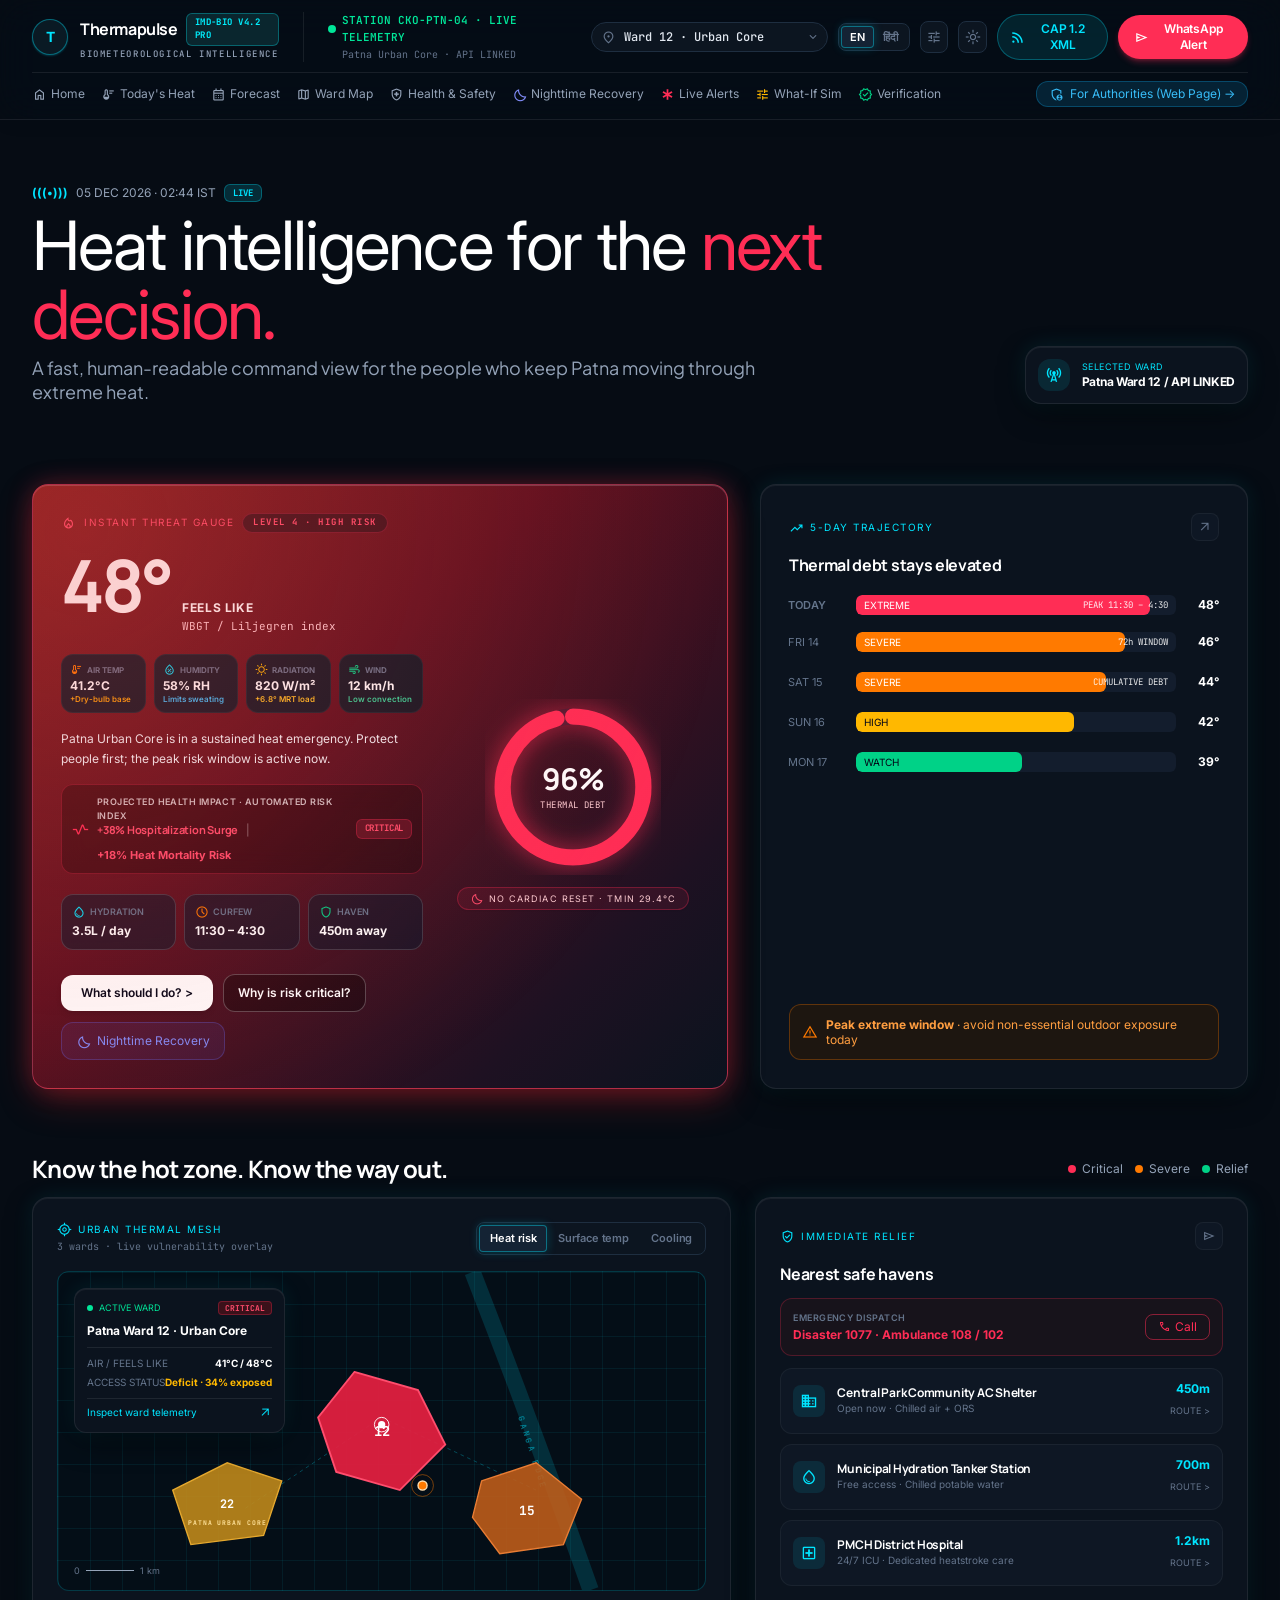
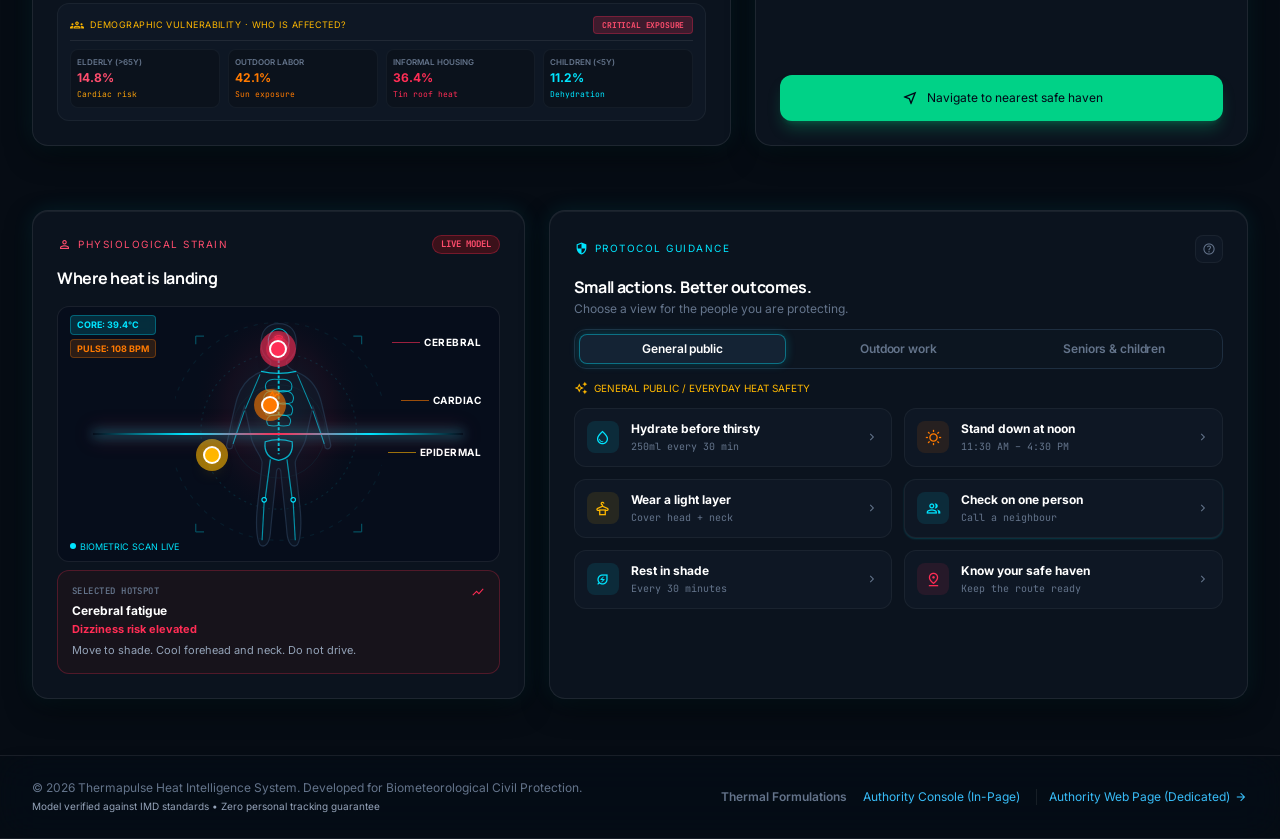
<file: frontend/index.html>
<!DOCTYPE html>
<html lang="en" class="dark">
<head>
  <meta charset="UTF-8">
  <meta name="viewport" content="width=device-width, initial-scale=1.0">
  <title>Thermapulse IMD-BIO V4.2 PRO — Heat Intelligence Dashboard</title>
  
  <!-- Google Fonts: Plus Jakarta Sans, Inter & JetBrains Mono -->
  <link rel="preconnect" href="https://fonts.googleapis.com">
  <link rel="preconnect" href="https://fonts.gstatic.com" crossorigin>
  <link href="https://fonts.googleapis.com/css2?family=Inter:wght@400;500;600;700&family=JetBrains+Mono:wght@400;500;600;700&family=Manrope:wght@600;700;800;900&family=Plus+Jakarta+Sans:wght@500;600;700;800&display=swap" rel="stylesheet">
  <link rel="stylesheet" href="https://fonts.googleapis.com/css2?family=Material+Symbols+Outlined:opsz,wght,FILL,GRAD@20..48,100..700,0..1,-50..200" />

  <!-- Tailwind CSS (Local Bundle with CDN fallback) -->
  <script src="tailwind.cdn.js"></script>
  <script>if (typeof tailwind === 'undefined') document.write('<script src="https://cdn.tailwindcss.com"><\/script>');</script>
  <script>
    tailwind.config = {
      darkMode: 'class',
      theme: {
        extend: {
          colors: {
            critical: '#FF2D55',    // Exact reference neon coral/red
            severe: '#FF7A00',      // Exact reference orange
            watch: '#FFB800',       // Exact reference yellow-gold
            ready: '#00D287',       // Exact reference mint-green
            cyan: {
              DEFAULT: '#00E5FF',
              bright: '#00F0FF',
              glow: '#00F5A0'
            }
          },
          fontFamily: {
            sans: ['"Plus Jakarta Sans"', 'Inter', 'sans-serif'],
            mono: ['"JetBrains Mono"', 'monospace']
          },
          animation: {
            'radar-ping': 'radarPing 2.2s cubic-bezier(0, 0, 0.2, 1) infinite',
            'radar-ping-slow': 'radarPing 2.8s cubic-bezier(0, 0, 0.2, 1) infinite 0.6s',
            'glow-pulse': 'glowPulse 2.8s ease-in-out infinite',
            'radiant-red': 'radiantRed 2.5s infinite'
          },
          keyframes: {
            radarPing: {
              '0%': { transform: 'scale(1)', opacity: '0.85' },
              '75%, 100%': { transform: 'scale(2.6)', opacity: '0' }
            },
            glowPulse: {
              '0%, 100%': { filter: 'drop-shadow(0 0 6px rgba(255, 45, 85, 0.4))' },
              '50%': { filter: 'drop-shadow(0 0 20px rgba(255, 45, 85, 0.85))' }
            },
            radiantRed: {
              '0%, 100%': { boxShadow: '0 0 10px rgba(255, 45, 85, 0.4), inset 0 0 6px rgba(255, 255, 255, 0.2)' },
              '50%': { boxShadow: '0 0 26px rgba(255, 45, 85, 0.85), inset 0 0 10px rgba(255, 255, 255, 0.4)' }
            }
          }
        }
      }
    };
  </script>

  <style>
    /* --------------------------------------------------------------------------
       THEME VARIABLES: DARK (DEFAULT) & LIGHT MODES
       -------------------------------------------------------------------------- */
    :root {
      /* Light Mode Palette */
      --bg-canvas: #F8FAFC;
      --bg-card: #FFFFFF;
      --bg-card-alt: #F1F5F9;
      --bg-card-inner: #E2E8F0;
      --bg-mesh: #EBF4FC;
      --text-main: #0F172A;
      --text-sub: #475569;
      --text-muted: #64748B;
      --border-card: #E2E8F0;
      --border-subtle: #E2E8F0;
      --border-accent: #CBD5E1;
      --gauge-track: #E2E8F0;
      --bar-track: #E2E8F0;
      --pill-bg: #F1F5F9;
      --pill-border: #CBD5E1;
      --pill-text: #0F172A;
      --header-bg: rgba(218, 224, 233, 0.85);
      --header-border: rgba(195, 205, 218, 0.85);
      --banner-peak-bg: #FFFBEB;
      --banner-peak-border: #FDE68A;
      --banner-dispatch-bg: #FEF2F2;
      --banner-dispatch-border: #FECACA;
      --mannequin-fill: #E2E8F0;
      --mannequin-stroke: #94A3B8;
      --mannequin-bone: #64748B;
      --shadow-card: 0 4px 20px -2px rgba(0, 0, 0, 0.05), 0 0 16px 1px rgba(0, 229, 255, 0.07);
      --shadow-card-hover: 0 14px 34px -4px rgba(0, 0, 0, 0.08), 0 0 26px 2px rgba(0, 229, 255, 0.20);
      --border-card-hover: rgba(0, 229, 255, 0.45);
      --btn-active-bg: #0F172A;
      --btn-active-text: #FFFFFF;
      --btn-active-border: #1E293B;
    }

    html.dark {
      /* Dark Mode Palette (Exact Match to Reference Images) */
      --bg-canvas: #060C14;
      --bg-card: #0B131E;
      --bg-card-alt: #0E1724;
      --bg-card-inner: #131D2D;
      --bg-mesh: #040E17;
      --text-main: #FFFFFF;
      --text-sub: #94A3B8;
      --text-muted: #64748B;
      --border-card: rgba(255, 255, 255, 0.08);
      --border-subtle: rgba(255, 255, 255, 0.05);
      --border-accent: rgba(255, 255, 255, 0.12);
      --gauge-track: #182333;
      --bar-track: #131D2D;
      --pill-bg: #0C1520;
      --pill-border: #1E2E40;
      --pill-text: #E2E8F0;
      --header-bg: rgba(6, 12, 20, 0.75);
      --header-border: rgba(255, 255, 255, 0.08);
      --banner-peak-bg: #1D1610;
      --banner-peak-border: rgba(255, 122, 0, 0.3);
      --banner-dispatch-bg: #17131B;
      --banner-dispatch-border: rgba(255, 45, 85, 0.25);
      --mannequin-fill: #131D2D;
      --mannequin-stroke: #1E2E44;
      --mannequin-bone: #00E5FF;
      --shadow-card: 0 10px 30px -5px rgba(0, 0, 0, 0.65), 0 0 22px -2px rgba(0, 229, 255, 0.12), inset 0 1px 0 rgba(255, 255, 255, 0.06);
      --shadow-card-hover: 0 16px 42px -6px rgba(0, 0, 0, 0.85), 0 0 32px 2px rgba(0, 229, 255, 0.30), inset 0 1px 0 rgba(255, 255, 255, 0.16);
      --border-card-hover: rgba(0, 229, 255, 0.5);
      --btn-active-bg: #142334;
      --btn-active-text: #FFFFFF;
      --btn-active-border: rgba(0, 229, 255, 0.4);
    }

    
    /* --------------------------------------------------------------------------
       TYPOGRAPHY SPECIFICATION (Citizen Web Page):
       - Heading: Manrope Bold
       - Body: Inter Regular
       - Buttons: Inter SemiBold
       -------------------------------------------------------------------------- */
    h1, h2, h3, h4, h5, h6, .font-heading,
    [class*="text-xl"].font-bold, [class*="text-2xl"].font-bold,
    [class*="text-3xl"].font-bold, [class*="text-4xl"].font-bold,
    [class*="text-5xl"].font-bold, [class*="text-6xl"].font-bold,
    [class*="text-7xl"].font-bold, [class*="font-black"],
    [class*="font-extrabold"] {
      font-family: 'Manrope', -apple-system, BlinkMacSystemFont, 'Segoe UI', Roboto, sans-serif !important;
      font-weight: 700 !important;
      letter-spacing: -0.02em;
    }

    body, p, span, div, input, select, textarea, label, td, th {
      font-family: 'Inter', -apple-system, BlinkMacSystemFont, 'Segoe UI', Roboto, sans-serif;
      font-weight: 400;
    }

    button, .btn, [role="button"], [class*="k-btn"], [id*="-btn"], [id*="-tab-btn"] {
      font-family: 'Inter', -apple-system, BlinkMacSystemFont, 'Segoe UI', Roboto, sans-serif !important;
      font-weight: 600 !important;
      letter-spacing: -0.01em;
      transition: all 0.2s cubic-bezier(0.16, 1, 0.3, 1) !important;
    }

    button:hover:not(:disabled), .btn:hover:not(:disabled) {
      filter: brightness(1.08);
      transform: translateY(-1px);
    }

    button:active:not(:disabled), .btn:active:not(:disabled) {
      transform: translateY(0) scale(0.98);
    }

    .font-mono, [class*="font-mono"], code, pre {
      font-family: 'JetBrains Mono', monospace !important;
    }

    .k-header {
      background-color: var(--header-bg) !important;
      backdrop-filter: blur(24px) saturate(180%) !important;
      -webkit-backdrop-filter: blur(24px) saturate(180%) !important;
      border-bottom: 1px solid var(--header-border) !important;
      box-shadow: 0 4px 20px -2px rgba(0, 0, 0, 0.08);
    }

    /* --------------------------------------------------------------------------
       LEFT ELEMENT: VIBRANT RED GRADIENT BACKGROUND & ANIMATIONS
       -------------------------------------------------------------------------- */
    /* Dark Mode: Deep crimson emergency red gradient with AAA white text contrast */
    html.dark #card-threat-gauge, html.dark .card-threat-ambient {
      background: linear-gradient(135deg, #7f1d1d 0%, #5c0f1e 40%, #1e1122 80%, #0b131e 100%) !important;
      border: 1px solid rgba(255, 69, 105, 0.5) !important;
      box-shadow: 0 12px 38px -5px rgba(185, 28, 28, 0.45), 0 0 25px rgba(255, 45, 85, 0.25), inset 0 1px 0 rgba(255, 255, 255, 0.18) !important;
      position: relative;
      overflow: hidden;
      transition: transform 0.3s cubic-bezier(0.16, 1, 0.3, 1), box-shadow 0.3s ease, border-color 0.3s ease !important;
    }

    /* Light Mode: Atmospheric radiant soft coral-to-rose red gradient with AAA dark text contrast */
    :root #card-threat-gauge, :root .card-threat-ambient {
      background: linear-gradient(135deg, #fee2e2 0%, #fecaca 35%, #fff1f2 70%, #ffffff 100%) !important;
      border: 1px solid rgba(239, 68, 68, 0.45) !important;
      box-shadow: 0 10px 32px -4px rgba(220, 38, 38, 0.20), 0 4px 16px rgba(0, 0, 0, 0.05) !important;
      position: relative;
      overflow: hidden;
      transition: transform 0.3s cubic-bezier(0.16, 1, 0.3, 1), box-shadow 0.3s ease, border-color 0.3s ease !important;
    }

    /* Contrast Helpers for Maximum Text Clarity in Both Modes */
    html.dark #card-threat-gauge #hero-temp-feels, html.dark .card-threat-ambient #hero-temp-feels {
      color: #ffffff !important;
    }
    :root #card-threat-gauge #hero-temp-feels, :root .card-threat-ambient #hero-temp-feels {
      color: #881337 !important;
    }
    html.dark #card-threat-gauge #lbl-feels-like, html.dark .card-threat-ambient #lbl-feels-like {
      color: #ffffff !important;
    }
    :root #card-threat-gauge #lbl-feels-like, :root .card-threat-ambient #lbl-feels-like {
      color: #881337 !important;
    }
    html.dark #card-threat-gauge #hero-desc, html.dark .card-threat-ambient #hero-desc {
      color: #f1f5f9 !important;
    }
    :root #card-threat-gauge #hero-desc, :root .card-threat-ambient #hero-desc {
      color: #1e293b !important;
    }
    html.dark #card-threat-gauge #lbl-wbgt-method, html.dark .card-threat-ambient #lbl-wbgt-method {
      color: #fecdd3 !important;
    }
    :root #card-threat-gauge #lbl-wbgt-method, :root .card-threat-ambient #lbl-wbgt-method {
      color: #9f1239 !important;
    }
    html.dark #card-threat-gauge #txt-thermal-debt-pct, html.dark .card-threat-ambient #txt-thermal-debt-pct {
      color: #ffffff !important;
    }
    :root #card-threat-gauge #txt-thermal-debt-pct, :root .card-threat-ambient #txt-thermal-debt-pct {
      color: #881337 !important;
    }
    html.dark #card-threat-gauge #lbl-thermal-debt, html.dark .card-threat-ambient #lbl-thermal-debt {
      color: #fecdd3 !important;
    }
    :root #card-threat-gauge #lbl-thermal-debt, :root .card-threat-ambient #lbl-thermal-debt {
      color: #9f1239 !important;
    }
    html.dark #card-threat-gauge #lbl-cardiac-reset, html.dark .card-threat-ambient #lbl-cardiac-reset {
      color: #fecdd3 !important;
    }
    :root #card-threat-gauge #lbl-cardiac-reset, :root .card-threat-ambient #lbl-cardiac-reset {
      color: #9f1239 !important;
    }
    html.dark #card-threat-gauge .pill-stat-card, html.dark .card-threat-ambient .pill-stat-card {
      background: rgba(15, 23, 42, 0.65) !important;
      border-color: rgba(255, 255, 255, 0.15) !important;
      color: #ffffff !important;
      backdrop-filter: blur(8px);
    }
    :root #card-threat-gauge .pill-stat-card, :root .card-threat-ambient .pill-stat-card {
      background: rgba(255, 255, 255, 0.90) !important;
      border-color: rgba(239, 68, 68, 0.30) !important;
      color: #0f172a !important;
      backdrop-filter: blur(8px);
    }
    html.dark #card-threat-gauge #btn-what-should-i-do, html.dark .card-threat-ambient #btn-what-should-i-do {
      background-color: #ffffff !important;
      color: #020617 !important;
    }
    :root #card-threat-gauge #btn-what-should-i-do, :root .card-threat-ambient #btn-what-should-i-do {
      background-color: #0f172a !important;
      color: #ffffff !important;
    }
    html.dark #card-threat-gauge #btn-why-risk-critical, html.dark .card-threat-ambient #btn-why-risk-critical {
      background-color: rgba(0, 0, 0, 0.35) !important;
      color: #ffffff !important;
      border-color: rgba(255, 255, 255, 0.25) !important;
    }
    :root #card-threat-gauge #btn-why-risk-critical, :root .card-threat-ambient #btn-why-risk-critical {
      background-color: rgba(255, 255, 255, 0.9) !important;
      color: #881337 !important;
      border-color: rgba(239, 68, 68, 0.4) !important;
    }
    html.dark #card-threat-gauge #gauge-track-circle, html.dark .card-threat-ambient #gauge-track-circle {
      stroke: rgba(15, 23, 42, 0.7) !important;
    }
    :root #card-threat-gauge #gauge-track-circle, :root .card-threat-ambient #gauge-track-circle {
      stroke: rgba(254, 202, 202, 0.8) !important;
    }

    
    /* ==========================================================================
       DYNAMIC THERMAL DEBT TIER GRADIENTS (0-10% GREEN -> 80-100% RED)
       ========================================================================== */
    #card-threat-gauge {
      transition: background 0.45s cubic-bezier(0.16, 1, 0.3, 1), border-color 0.35s ease, box-shadow 0.35s ease !important;
    }

    /* TIER 1: GREEN SHADE (0% - 25% Thermal Debt, e.g. 0-10% Safe/Nominal) */
    html.dark #card-threat-gauge.card-threat-tier-green {
      background: linear-gradient(135deg, #064e3b 0%, #065f46 40%, #022c22 80%, #061814 100%) !important;
      border: 1px solid rgba(16, 185, 129, 0.55) !important;
      box-shadow: 0 12px 38px -5px rgba(5, 150, 105, 0.45), 0 0 25px rgba(16, 185, 129, 0.25), inset 0 1px 0 rgba(255, 255, 255, 0.18) !important;
    }
    :root #card-threat-gauge.card-threat-tier-green {
      background: linear-gradient(135deg, #d1fae5 0%, #a7f3d0 35%, #ecfdf5 70%, #ffffff 100%) !important;
      border: 1px solid rgba(16, 185, 129, 0.45) !important;
      box-shadow: 0 10px 32px -4px rgba(16, 185, 129, 0.22), 0 4px 16px rgba(0, 0, 0, 0.05) !important;
    }
    html.dark #card-threat-gauge.card-threat-tier-green #hero-temp-feels,
    html.dark #card-threat-gauge.card-threat-tier-green #lbl-feels-like,
    html.dark #card-threat-gauge.card-threat-tier-green #txt-thermal-debt-pct {
      color: #ffffff !important;
    }
    :root #card-threat-gauge.card-threat-tier-green #hero-temp-feels,
    :root #card-threat-gauge.card-threat-tier-green #lbl-feels-like,
    :root #card-threat-gauge.card-threat-tier-green #txt-thermal-debt-pct {
      color: #064e3b !important;
    }
    html.dark #card-threat-gauge.card-threat-tier-green #lbl-instant-threat { color: #6ee7b7 !important; }
    :root #card-threat-gauge.card-threat-tier-green #lbl-instant-threat { color: #065f46 !important; }
    html.dark #card-threat-gauge.card-threat-tier-green #lbl-wbgt-method,
    html.dark #card-threat-gauge.card-threat-tier-green #lbl-thermal-debt,
    html.dark #card-threat-gauge.card-threat-tier-green #lbl-cardiac-reset { color: #a7f3d0 !important; }
    :root #card-threat-gauge.card-threat-tier-green #lbl-wbgt-method,
    :root #card-threat-gauge.card-threat-tier-green #lbl-thermal-debt,
    :root #card-threat-gauge.card-threat-tier-green #lbl-cardiac-reset { color: #047857 !important; }
    html.dark #card-threat-gauge.card-threat-tier-green .pill-stat-card {
      background: rgba(6, 78, 59, 0.45) !important;
      border-color: rgba(16, 185, 129, 0.3) !important;
      color: #ffffff !important;
    }
    :root #card-threat-gauge.card-threat-tier-green .pill-stat-card {
      background: rgba(255, 255, 255, 0.9) !important;
      border-color: rgba(16, 185, 129, 0.3) !important;
      color: #064e3b !important;
    }
    :root #card-threat-gauge.card-threat-tier-green #btn-what-should-i-do {
      background-color: #064e3b !important;
      color: #ffffff !important;
    }
    :root #card-threat-gauge.card-threat-tier-green #btn-why-risk-critical {
      background-color: rgba(255, 255, 255, 0.9) !important;
      color: #064e3b !important;
      border-color: rgba(16, 185, 129, 0.45) !important;
    }
    :root #card-threat-gauge.card-threat-tier-green #gauge-track-circle {
      stroke: rgba(167, 243, 208, 0.7) !important;
    }

    /* TIER 2: GOLD SHADE (26% - 50% Thermal Debt, Moderate/Watch) */
    html.dark #card-threat-gauge.card-threat-tier-gold {
      background: linear-gradient(135deg, #78350f 0%, #5a2608 40%, #1e1308 80%, #0b131e 100%) !important;
      border: 1px solid rgba(245, 158, 11, 0.55) !important;
      box-shadow: 0 12px 38px -5px rgba(217, 119, 6, 0.45), 0 0 25px rgba(245, 158, 11, 0.25), inset 0 1px 0 rgba(255, 255, 255, 0.18) !important;
    }
    :root #card-threat-gauge.card-threat-tier-gold {
      background: linear-gradient(135deg, #fef3c7 0%, #fde68a 35%, #fffbeb 70%, #ffffff 100%) !important;
      border: 1px solid rgba(245, 158, 11, 0.45) !important;
      box-shadow: 0 10px 32px -4px rgba(245, 158, 11, 0.22), 0 4px 16px rgba(0, 0, 0, 0.05) !important;
    }
    html.dark #card-threat-gauge.card-threat-tier-gold #hero-temp-feels,
    html.dark #card-threat-gauge.card-threat-tier-gold #lbl-feels-like,
    html.dark #card-threat-gauge.card-threat-tier-gold #txt-thermal-debt-pct {
      color: #ffffff !important;
    }
    :root #card-threat-gauge.card-threat-tier-gold #hero-temp-feels,
    :root #card-threat-gauge.card-threat-tier-gold #lbl-feels-like,
    :root #card-threat-gauge.card-threat-tier-gold #txt-thermal-debt-pct {
      color: #78350f !important;
    }
    html.dark #card-threat-gauge.card-threat-tier-gold #lbl-instant-threat { color: #fcd34d !important; }
    :root #card-threat-gauge.card-threat-tier-gold #lbl-instant-threat { color: #92400e !important; }
    html.dark #card-threat-gauge.card-threat-tier-gold #lbl-wbgt-method,
    html.dark #card-threat-gauge.card-threat-tier-gold #lbl-thermal-debt,
    html.dark #card-threat-gauge.card-threat-tier-gold #lbl-cardiac-reset { color: #fde68a !important; }
    :root #card-threat-gauge.card-threat-tier-gold #lbl-wbgt-method,
    :root #card-threat-gauge.card-threat-tier-gold #lbl-thermal-debt,
    :root #card-threat-gauge.card-threat-tier-gold #lbl-cardiac-reset { color: #b45309 !important; }
    :root #card-threat-gauge.card-threat-tier-gold #btn-what-should-i-do {
      background-color: #78350f !important;
      color: #ffffff !important;
    }
    :root #card-threat-gauge.card-threat-tier-gold #btn-why-risk-critical {
      background-color: rgba(255, 255, 255, 0.9) !important;
      color: #78350f !important;
      border-color: rgba(245, 158, 11, 0.45) !important;
    }
    :root #card-threat-gauge.card-threat-tier-gold #gauge-track-circle {
      stroke: rgba(253, 230, 138, 0.7) !important;
    }

    /* TIER 3: ORANGE SHADE (51% - 79% Thermal Debt, Severe Stress) */
    html.dark #card-threat-gauge.card-threat-tier-orange {
      background: linear-gradient(135deg, #7c2d12 0%, #541c09 40%, #200d06 80%, #0b131e 100%) !important;
      border: 1px solid rgba(249, 115, 22, 0.55) !important;
      box-shadow: 0 12px 38px -5px rgba(234, 88, 12, 0.45), 0 0 25px rgba(249, 115, 22, 0.25), inset 0 1px 0 rgba(255, 255, 255, 0.18) !important;
    }
    :root #card-threat-gauge.card-threat-tier-orange {
      background: linear-gradient(135deg, #ffedd5 0%, #fed7aa 35%, #fff7ed 70%, #ffffff 100%) !important;
      border: 1px solid rgba(249, 115, 22, 0.45) !important;
      box-shadow: 0 10px 32px -4px rgba(249, 115, 22, 0.22), 0 4px 16px rgba(0, 0, 0, 0.05) !important;
    }
    html.dark #card-threat-gauge.card-threat-tier-orange #hero-temp-feels,
    html.dark #card-threat-gauge.card-threat-tier-orange #lbl-feels-like,
    html.dark #card-threat-gauge.card-threat-tier-orange #txt-thermal-debt-pct {
      color: #ffffff !important;
    }
    :root #card-threat-gauge.card-threat-tier-orange #hero-temp-feels,
    :root #card-threat-gauge.card-threat-tier-orange #lbl-feels-like,
    :root #card-threat-gauge.card-threat-tier-orange #txt-thermal-debt-pct {
      color: #7c2d12 !important;
    }
    html.dark #card-threat-gauge.card-threat-tier-orange #lbl-instant-threat { color: #fdba74 !important; }
    :root #card-threat-gauge.card-threat-tier-orange #lbl-instant-threat { color: #9a3412 !important; }
    html.dark #card-threat-gauge.card-threat-tier-orange #lbl-wbgt-method,
    html.dark #card-threat-gauge.card-threat-tier-orange #lbl-thermal-debt,
    html.dark #card-threat-gauge.card-threat-tier-orange #lbl-cardiac-reset { color: #fed7aa !important; }
    :root #card-threat-gauge.card-threat-tier-orange #lbl-wbgt-method,
    :root #card-threat-gauge.card-threat-tier-orange #lbl-thermal-debt,
    :root #card-threat-gauge.card-threat-tier-orange #lbl-cardiac-reset { color: #c2410c !important; }
    :root #card-threat-gauge.card-threat-tier-orange #btn-what-should-i-do {
      background-color: #7c2d12 !important;
      color: #ffffff !important;
    }
    :root #card-threat-gauge.card-threat-tier-orange #btn-why-risk-critical {
      background-color: rgba(255, 255, 255, 0.9) !important;
      color: #7c2d12 !important;
      border-color: rgba(249, 115, 22, 0.45) !important;
    }
    :root #card-threat-gauge.card-threat-tier-orange #gauge-track-circle {
      stroke: rgba(254, 215, 170, 0.7) !important;
    }

    /* TIER 4: RED SHADE (80% - 100% Thermal Debt, Critical Emergency) */
    html.dark #card-threat-gauge.card-threat-tier-red,
    html.dark #card-threat-gauge:not([class*="card-threat-tier-"]) {
      background: linear-gradient(135deg, #7f1d1d 0%, #5c0f1e 40%, #1e1122 80%, #0b131e 100%) !important;
      border: 1px solid rgba(255, 69, 105, 0.55) !important;
      box-shadow: 0 12px 38px -5px rgba(185, 28, 28, 0.45), 0 0 25px rgba(255, 45, 85, 0.25), inset 0 1px 0 rgba(255, 255, 255, 0.18) !important;
    }
    :root #card-threat-gauge.card-threat-tier-red,
    :root #card-threat-gauge:not([class*="card-threat-tier-"]) {
      background: linear-gradient(135deg, #fee2e2 0%, #fecaca 35%, #fff1f2 70%, #ffffff 100%) !important;
      border: 1px solid rgba(239, 68, 68, 0.45) !important;
      box-shadow: 0 10px 32px -4px rgba(220, 38, 38, 0.20), 0 4px 16px rgba(0, 0, 0, 0.05) !important;
    }
    html.dark #card-threat-gauge.card-threat-tier-red #hero-temp-feels,
    html.dark #card-threat-gauge.card-threat-tier-red #lbl-feels-like,
    html.dark #card-threat-gauge.card-threat-tier-red #txt-thermal-debt-pct {
      color: #ffffff !important;
    }
    :root #card-threat-gauge.card-threat-tier-red #hero-temp-feels,
    :root #card-threat-gauge.card-threat-tier-red #lbl-feels-like,
    :root #card-threat-gauge.card-threat-tier-red #txt-thermal-debt-pct {
      color: #881337 !important;
    }
    html.dark #card-threat-gauge.card-threat-tier-red #lbl-instant-threat { color: #ff859d !important; }
    :root #card-threat-gauge.card-threat-tier-red #lbl-instant-threat { color: #9f1239 !important; }
    html.dark #card-threat-gauge.card-threat-tier-red #lbl-wbgt-method,
    html.dark #card-threat-gauge.card-threat-tier-red #lbl-thermal-debt,
    html.dark #card-threat-gauge.card-threat-tier-red #lbl-cardiac-reset { color: #fecdd3 !important; }
    :root #card-threat-gauge.card-threat-tier-red #lbl-wbgt-method,
    :root #card-threat-gauge.card-threat-tier-red #lbl-thermal-debt,
    :root #card-threat-gauge.card-threat-tier-red #lbl-cardiac-reset { color: #9f1239 !important; }
    :root #card-threat-gauge.card-threat-tier-red #btn-what-should-i-do {
      background-color: #0f172a !important;
      color: #ffffff !important;
    }
    :root #card-threat-gauge.card-threat-tier-red #btn-why-risk-critical {
      background-color: rgba(255, 255, 255, 0.9) !important;
      color: #881337 !important;
      border-color: rgba(239, 68, 68, 0.4) !important;
    }
    :root #card-threat-gauge.card-threat-tier-red #gauge-track-circle {
      stroke: rgba(254, 202, 202, 0.8) !important;
    }

    /* Left Card Heat Aura Breathing Animation (Living Thermal Mesh) */
    #card-threat-gauge::before, .card-threat-ambient::before {
      content: '';
      position: absolute;
      top: -35%;
      left: -35%;
      width: 170%;
      height: 170%;
      background: radial-gradient(circle at 25% 25%, rgba(239, 68, 68, 0.28), transparent 55%);
      animation: threatAuraBreathe 5.5s ease-in-out infinite alternate;
      pointer-events: none;
      z-index: 1;
    }

    @keyframes threatAuraBreathe {
      0% { transform: scale(0.96) translate(0, 0); opacity: 0.55; }
      50% { transform: scale(1.05) translate(12px, -8px); opacity: 0.85; }
      100% { transform: scale(0.98) translate(-6px, 10px); opacity: 0.60; }
    }

    #card-threat-gauge:hover, .card-threat-ambient:hover {
      transform: translateY(-4px);
      box-shadow: 0 20px 48px -6px rgba(185, 28, 28, 0.55), 0 0 35px rgba(255, 45, 85, 0.35) !important;
      border-color: rgba(255, 69, 105, 0.8) !important;
    }

    /* Heartbeat animation for Level 4 Risk Badge */
    .badge-threat-pulse {
      animation: badgeHeartbeat 2.4s ease-in-out infinite;
    }
    @keyframes badgeHeartbeat {
      0%, 100% { transform: scale(1); filter: brightness(1); }
      14% { transform: scale(1.06); filter: brightness(1.2); }
      28% { transform: scale(1); filter: brightness(1); }
      42% { transform: scale(1.08); filter: brightness(1.25); }
      70% { transform: scale(1); filter: brightness(1); }
    }

    /* SVG Radial Gauge Ring Pulse */
    .gauge-circle-pulse {
      filter: drop-shadow(0 0 8px rgba(255, 45, 85, 0.65));
      animation: gaugeRingPulse 3s ease-in-out infinite;
    }
    @keyframes gaugeRingPulse {
      0%, 100% { filter: drop-shadow(0 0 6px rgba(255, 45, 85, 0.5)); stroke-width: 11; }
      50% { filter: drop-shadow(0 0 15px rgba(255, 45, 85, 0.95)); stroke-width: 11.5; }
    }

    /* Mini Stat Pill Micro-Interaction */
    .pill-stat-card {
      transition: transform 0.22s cubic-bezier(0.16, 1, 0.3, 1), box-shadow 0.22s ease, border-color 0.22s ease !important;
    }
    .pill-stat-card:hover {
      transform: translateY(-2px);
      border-color: rgba(255, 45, 85, 0.45) !important;
      box-shadow: 0 6px 16px rgba(255, 45, 85, 0.18) !important;
    }

    /* --------------------------------------------------------------------------
       RIGHT ELEMENT: 5-DAY TRAJECTORY ANIMATIONS
       -------------------------------------------------------------------------- */
    .card-trajectory-ambient {
      transition: transform 0.3s cubic-bezier(0.16, 1, 0.3, 1), box-shadow 0.3s ease, border-color 0.3s ease !important;
    }
    .card-trajectory-ambient:hover {
      transform: translateY(-4px);
      box-shadow: 0 18px 45px -6px rgba(0, 0, 0, 0.8), 0 0 28px rgba(0, 229, 255, 0.22) !important;
      border-color: rgba(0, 229, 255, 0.42) !important;
    }

    /* Staggered Expanding Animation for 5 Progress Bars */
    @keyframes trajectoryBarGrow {
      from { width: 0 !important; opacity: 0.2; }
      to { opacity: 1; }
    }
    .bar-anim-1 { animation: trajectoryBarGrow 0.75s cubic-bezier(0.16, 1, 0.3, 1) 0.1s both; }
    .bar-anim-2 { animation: trajectoryBarGrow 0.75s cubic-bezier(0.16, 1, 0.3, 1) 0.2s both; }
    .bar-anim-3 { animation: trajectoryBarGrow 0.75s cubic-bezier(0.16, 1, 0.3, 1) 0.3s both; }
    .bar-anim-4 { animation: trajectoryBarGrow 0.75s cubic-bezier(0.16, 1, 0.3, 1) 0.4s both; }
    .bar-anim-5 { animation: trajectoryBarGrow 0.75s cubic-bezier(0.16, 1, 0.3, 1) 0.5s both; }

    /* Interactive Day Row Slide on Hover */
    .trajectory-day-row {
      transition: transform 0.22s cubic-bezier(0.16, 1, 0.3, 1), background-color 0.2s ease, filter 0.2s ease;
      border-radius: 8px;
      padding: 3px 6px;
      margin: -3px -6px;
    }
    .trajectory-day-row:hover {
      transform: translateX(5px);
      background-color: rgba(255, 255, 255, 0.035);
      filter: brightness(1.1);
    }
    html:not(.dark) .trajectory-day-row:hover {
      background-color: rgba(0, 0, 0, 0.03);
    }
    .trajectory-day-row:hover .trajectory-bar-fill {
      filter: brightness(1.15) drop-shadow(0 0 8px currentColor);
      transform: scaleY(1.08);
    }

    /* Warning Banner Breathing Pulse */
    .banner-warning-pulse {
      animation: bannerWarningBreathe 3.5s ease-in-out infinite;
    }
    @keyframes bannerWarningBreathe {
      0%, 100% { border-color: rgba(255, 122, 0, 0.3); box-shadow: 0 0 0 0 rgba(255, 122, 0, 0); }
      50% { border-color: rgba(255, 122, 0, 0.65); box-shadow: 0 0 16px rgba(255, 122, 0, 0.25); }
    }

    /* Core Element Theme Bindings */
    body {
      background-color: var(--bg-canvas) !important;
      color: var(--text-main) !important;
      transition: background-color 250ms ease, color 250ms ease;
    }
    .k-header {
      background-color: var(--header-bg) !important;
      backdrop-filter: blur(20px) saturate(180%) !important;
      -webkit-backdrop-filter: blur(20px) saturate(180%) !important;
      border-color: var(--border-card) !important;
      box-shadow: 0 4px 20px -2px rgba(0, 0, 0, 0.05);
    }
    .k-card {
      background-color: var(--bg-card) !important;
      border-color: var(--border-card) !important;
      box-shadow: var(--shadow-card) !important;
      transition: transform 260ms cubic-bezier(0.16, 1, 0.3, 1), box-shadow 260ms cubic-bezier(0.16, 1, 0.3, 1), border-color 260ms ease !important;
    }
    .k-card:hover {
      box-shadow: var(--shadow-card-hover) !important;
      border-color: var(--border-card-hover) !important;
      transform: translateY(-2px);
    }
    .k-card-alt {
      background-color: var(--bg-card-alt) !important;
      border-color: var(--border-subtle) !important;
      transition: transform 240ms cubic-bezier(0.16, 1, 0.3, 1), border-color 240ms ease, box-shadow 240ms ease !important;
    }
    .k-card-alt:hover {
      border-color: rgba(0, 229, 255, 0.4) !important;
      box-shadow: 0 6px 20px -2px rgba(0, 229, 255, 0.15) !important;
      transform: translateY(-1px);
    }
    .k-card-inner {
      background-color: var(--bg-card-inner) !important;
    }
    .k-text-main {
      color: var(--text-main) !important;
    }
    .k-text-sub {
      color: var(--text-sub) !important;
    }
    .k-text-muted {
      color: var(--text-muted) !important;
    }
    .k-pill {
      background-color: var(--pill-bg) !important;
      border-color: var(--pill-border) !important;
      color: var(--pill-text) !important;
      transition: border-color 200ms ease, box-shadow 200ms ease, transform 200ms ease !important;
    }
    .k-pill:hover {
      border-color: rgba(0, 229, 255, 0.4) !important;
      box-shadow: 0 0 12px rgba(0, 229, 255, 0.16) !important;
    }
    .k-border {
      border-color: var(--border-card) !important;
    }
    .k-bar-track {
      background-color: var(--bar-track) !important;
    }
    .k-banner-peak {
      background-color: var(--banner-peak-bg) !important;
      border-color: var(--banner-peak-border) !important;
    }
    .k-banner-dispatch {
      background-color: var(--banner-dispatch-bg) !important;
      border-color: var(--banner-dispatch-border) !important;
    }
    .k-btn-active {
      background-color: var(--btn-active-bg) !important;
      color: var(--btn-active-text) !important;
      border: 1px solid var(--btn-active-border) !important;
      box-shadow: 0 1px 4px rgba(0, 0, 0, 0.18), 0 0 10px rgba(0, 229, 255, 0.25) !important;
    }
    .k-btn-inactive {
      background-color: transparent !important;
      color: var(--text-muted) !important;
      border: 1px solid transparent !important;
    }
    .k-btn-inactive:hover {
      color: var(--text-main) !important;
    }

    button {
      transition: transform 180ms cubic-bezier(0.16, 1, 0.3, 1), filter 180ms ease, box-shadow 180ms ease !important;
    }
    button:hover {
      filter: brightness(1.06);
    }
    button:active {
      transform: scale(0.97) !important;
    }

    /* Biometeorological Laser Scanline */
    @keyframes bioScan {
      0% { top: 6%; opacity: 0.15; }
      50% { top: 90%; opacity: 0.85; }
      100% { top: 6%; opacity: 0.15; }
    }
    .bio-scanline {
      position: absolute;
      left: 8%;
      right: 8%;
      height: 2px;
      background: linear-gradient(90deg, transparent, #00E5FF, #FF2D55, #00E5FF, transparent);
      box-shadow: 0 0 12px #00E5FF, 0 0 20px #FF2D55;
      animation: bioScan 3.2s ease-in-out infinite;
      pointer-events: none;
      z-index: 5;
    }

    /* Custom Scrollbar */
    ::-webkit-scrollbar { width: 5px; height: 5px; }
    ::-webkit-scrollbar-track { background: transparent; }
    ::-webkit-scrollbar-thumb { background: rgba(148, 163, 184, 0.25); border-radius: 9999px; }
    ::-webkit-scrollbar-thumb:hover { background: rgba(148, 163, 184, 0.45); }

    /* SVG Gauge Smooth Progress */
    .gauge-circle {
      transition: stroke-dashoffset 1.2s cubic-bezier(0.16, 1, 0.3, 1);
    }

    /* Map Polygon Hover Glow */
    .ward-polygon {
      transition: all 250ms ease-out;
      transform-origin: center;
    }
    .ward-polygon:hover {
      transform: scale(1.02);
      filter: brightness(1.25);
    }

    /* Toast Spring Animation */
    .toast-slide-enter {
      animation: toastSlideUp 280ms cubic-bezier(0.175, 0.885, 0.32, 1.275) forwards;
    }
    .toast-slide-exit {
      animation: toastSlideOut 220ms ease-in forwards;
    }
    @keyframes toastSlideUp {
      from { transform: translateY(1.5rem) scale(0.95); opacity: 0; }
      to { transform: translateY(0) scale(1); opacity: 1; }
    }
    @keyframes toastSlideOut {
      from { transform: translateY(0) scale(1); opacity: 1; }
      to { transform: translateY(1rem) scale(0.92); opacity: 0; }
    }

    /* Grid Mesh Pattern */
    .bg-grid-mesh {
      background-image: 
        linear-gradient(to right, rgba(0, 229, 255, 0.07) 1px, transparent 1px),
        linear-gradient(to bottom, rgba(0, 229, 255, 0.07) 1px, transparent 1px);
      background-size: 32px 32px;
    }
  </style>
</head>

<body class="min-h-screen font-sans selection:bg-critical selection:text-white">

  <!-- =========================================================================
       1. TOP COMMAND BAR (EXACT MATCH TO REFERENCE IMAGE 1)
       ========================================================================= -->
  <header class="sticky top-0 z-40 k-header backdrop-blur-md border-b px-4 lg:px-8 py-3 transition-colors duration-250">
    <div class="max-w-7xl mx-auto flex items-center justify-between gap-4">
      
      <!-- Brand & Live Station Beacon -->
      <div class="flex items-center gap-6">
        <!-- Logo Avatar & Brand Title -->
        <div class="flex items-center gap-3">
          <div class="w-9 h-9 rounded-full bg-[#0A1A24] border border-[#00E5FF]/40 text-[#00E5FF] flex items-center justify-center font-bold text-sm shadow-sm shadow-[#00E5FF]/20 shrink-0">
            T
          </div>
          <div>
            <div class="flex items-center gap-2">
              <span class="font-extrabold text-base tracking-tight k-text-main">Thermapulse</span>
              <span class="px-2 py-0.5 rounded-md font-mono text-[9px] font-bold text-[#00F0FF] bg-[#0A262E] border border-[#00F0FF]/30 tracking-wider">IMD-BIO V4.2 PRO</span>
            </div>
            <div id="txt-brand-sub" class="font-mono text-[9px] tracking-[0.18em] k-text-sub font-medium uppercase mt-0.5">
              BIOMETEOROLOGICAL INTELLIGENCE
            </div>
          </div>
        </div>

        <!-- Live Telemetry Station Badge -->
        <div class="hidden lg:flex items-center gap-2 pl-6 border-l k-border">
          <div>
            <div class="flex items-center gap-1.5">
              <span class="h-2 w-2 rounded-full bg-[#00E699] animate-pulse"></span>
              <span id="txt-station-name" class="font-mono text-[11px] font-semibold text-[#00E699]">STATION CKO-PTN-04 · LIVE TELEMETRY</span>
            </div>
            <div id="txt-station-sub" class="text-[10px] k-text-muted font-mono pl-3.5 mt-0.5">
              Patna Urban Core · API LINKED
            </div>
          </div>
        </div>
      </div>

      <!-- Controls Right: Ward Selector, Language, Tune, Theme, WhatsApp Alert -->
      <div class="flex items-center gap-2.5">
        
        <!-- Ward Selector Dropdown Pill -->
        <div class="relative flex items-center">
          <select id="ward-select" onchange="switchWard(this.value)" class="appearance-none pl-8 pr-7 py-1.5 rounded-full k-pill border text-xs font-mono font-medium cursor-pointer outline-none hover:border-slate-400 focus:border-[#00E5FF] transition-all">
            <option value="WARD-12" selected>Ward 12 · Urban Core</option>
            <option value="WARD-15">Ward 15 · Riverfront East</option>
            <option value="WARD-22">Ward 22 · Industrial Zone</option>
            <option value="WARD-08">Ward 08 · Suburban South</option>
          </select>
          <span class="absolute left-2.5 pointer-events-none material-symbols-outlined text-[15px] k-text-muted">location_on</span>
          <span class="absolute right-2 pointer-events-none material-symbols-outlined text-[14px] k-text-muted">expand_more</span>
        </div>

        <!-- Language Switcher Pill (Bilingual EN / HI) -->
        <div class="flex items-center p-0.5 rounded-lg k-pill border font-mono text-[11px]">
          <button id="lang-btn-en" onclick="switchLanguage('en')" class="px-2 py-0.5 rounded font-bold k-btn-active transition-all cursor-pointer">EN</button>
          <button id="lang-btn-hi" onclick="switchLanguage('hi')" class="px-2 py-0.5 rounded font-medium k-btn-inactive transition-all cursor-pointer">हिंदी</button>
        </div>

        <!-- Tune / Operational Telemetry Toggle Button -->
        <button onclick="toggleAuthorityQuickView()" class="w-8 h-8 rounded-lg k-pill border flex items-center justify-center transition-all cursor-pointer" title="Civic Telemetry &amp; Authority Console">
          <span class="material-symbols-outlined text-[16px] k-text-muted hover:k-text-main">tune</span>
        </button>

        <!-- Theme Toggle Button (Light / Dark) -->
        <button id="theme-toggle-btn" onclick="toggleTheme()" class="w-8 h-8 rounded-lg k-pill border flex items-center justify-center transition-all cursor-pointer" title="Toggle Light / Dark Mode">
          <span id="theme-icon" class="material-symbols-outlined text-[16px] k-text-muted hover:k-text-main">light_mode</span>
        </button>

        <!-- CAP 1.2 Government XML Disaster Protocol Button -->
        <button onclick="openCapModal()" class="hidden md:flex items-center gap-1.5 px-3 py-1.5 rounded-full bg-[#00E5FF]/10 hover:bg-[#00E5FF]/20 text-[#00E5FF] border border-[#00E5FF]/30 font-bold text-xs tracking-tight active:scale-95 transition-all cursor-pointer" title="View Official NDMA / SDMA CAP 1.2 XML Alert Feed">
          <span class="material-symbols-outlined text-[15px]">rss_feed</span>
          <span id="txt-cap-btn">CAP 1.2 XML</span>
        </button>

        <!-- WhatsApp Radiant Alert Button -->
        <button onclick="handleBroadcastWhatsApp()" class="flex items-center gap-1.5 px-4 py-1.5 rounded-full bg-[#FF2D55] hover:bg-[#FF2D55]/90 text-white font-bold text-xs tracking-tight shadow-md shadow-[#FF2D55]/30 active:scale-95 transition-all cursor-pointer">
          <span class="material-symbols-outlined text-[15px]">send</span>
          <span id="txt-broadcast-btn" class="hidden sm:inline">WhatsApp Alert</span>
        </button>

      </div>
    </div>

    <!-- Quick Navigation Bar with Public Sections & Dedicated Authority Link -->
    <nav class="max-w-7xl mx-auto border-t k-border pt-2 mt-2.5 flex items-center justify-between overflow-x-auto gap-4 text-xs font-semibold k-text-sub">
      <div class="flex items-center gap-4 shrink-0">
        <a href="#section-hero" class="hover:text-critical transition-colors py-0.5 flex items-center gap-1">
          <span class="material-symbols-outlined text-[15px]">home</span>
          <span id="nav-item-home">Home</span>
        </a>
        <a href="#section-hero" class="hover:text-critical transition-colors py-0.5 flex items-center gap-1">
          <span class="material-symbols-outlined text-[15px]">thermostat</span>
          <span id="nav-item-heat">Today's Heat</span>
        </a>
        <a href="#section-forecast" class="hover:text-critical transition-colors py-0.5 flex items-center gap-1">
          <span class="material-symbols-outlined text-[15px]">calendar_month</span>
          <span id="nav-item-forecast">Forecast</span>
        </a>
        <a href="#section-map" class="hover:text-critical transition-colors py-0.5 flex items-center gap-1">
          <span class="material-symbols-outlined text-[15px]">map</span>
          <span id="nav-item-map">Ward Map</span>
        </a>
        <a href="#section-guidance" class="hover:text-critical transition-colors py-0.5 flex items-center gap-1">
          <span class="material-symbols-outlined text-[15px]">health_and_safety</span>
          <span id="nav-item-guidance">Health &amp; Safety</span>
        </a>
        <button onclick="openNighttimeRecoveryModal()" class="hover:text-indigo-400 transition-colors py-0.5 flex items-center gap-1 cursor-pointer bg-transparent border-none p-0 font-semibold text-xs k-text-sub" title="Step 5: Nighttime Recovery & Nocturnal Cardiac Deficit">
          <span class="material-symbols-outlined text-[15px] text-indigo-400">bedtime</span>
          <span id="nav-item-nighttime">Nighttime Recovery</span>
        </button>
        <button onclick="openLiveAlertsModal()" class="hover:text-critical transition-colors py-0.5 flex items-center gap-1 cursor-pointer bg-transparent border-none p-0 font-semibold text-xs k-text-sub" title="Step 11: Multi-Channel Alert Broadcast">
          <span class="material-symbols-outlined text-[15px] text-[#FF2D55]">emergency</span>
          <span id="nav-item-alerts">Live Alerts</span>
        </button>
        <button onclick="openWhatIfModal()" class="hover:text-amber-500 transition-colors py-0.5 flex items-center gap-1 cursor-pointer bg-transparent border-none p-0 font-semibold text-xs k-text-sub" title="Step 10: What-If Counterfactual Intervention">
          <span class="material-symbols-outlined text-[15px] text-[#FFB800]">tune</span>
          <span id="nav-item-whatif">What-If Sim</span>
        </button>
        <button onclick="openOutcomeVerificationModal()" class="hover:text-emerald-500 transition-colors py-0.5 flex items-center gap-1 cursor-pointer bg-transparent border-none p-0 font-semibold text-xs k-text-sub" title="Step 14: Retrospective Clinical Outcome Verification">
          <span class="material-symbols-outlined text-[15px] text-[#00D287]">verified</span>
          <span id="nav-item-verification">Verification</span>
        </button>
      </div>
      <div class="flex items-center gap-2 shrink-0">
        <a href="authority.html" class="px-3 py-1 rounded-xl bg-sky-500/15 hover:bg-sky-500/25 text-sky-500 dark:text-sky-400 border border-sky-500/30 flex items-center gap-1.5 transition-all text-xs font-bold shadow-sm" title="Open Dedicated Authority Console Web Page">
          <span class="material-symbols-outlined text-[15px]">admin_panel_settings</span>
          <span id="nav-item-authority">For Authorities (Web Page) →</span>
        </a>
      </div>
    </nav>
  </header>

  <!-- =========================================================================
       MAIN DASHBOARD CONTAINER
       ========================================================================= -->
  <main class="max-w-7xl mx-auto px-4 lg:px-8 py-8 lg:py-14 space-y-12 lg:space-y-16">

    <!-- =========================================================================
         PAGE HERO TITLE & META BANNER (EXACT MATCH TO REFERENCE IMAGE 1)
         ========================================================================= -->
    <div class="flex flex-col md:flex-row md:items-end justify-between gap-6 pt-2 pb-4">
      <div class="space-y-2 flex-1 min-w-0">
        <!-- Live Timestamp Indicator -->
        <div class="flex items-center gap-2 text-xs font-mono k-text-sub">
          <span class="text-[#00E5FF] font-bold">(((•)))</span>
          <span id="live-timestamp-str">14 JUNE 2025 · 14:32 IST</span>
          <span id="badge-live-tag" class="px-2 py-0.2 rounded-md font-mono text-[9px] font-bold text-[#00E5FF] bg-[#00E5FF]/15 border border-[#00E5FF]/30">LIVE</span>
        </div>

        <!-- Big Headline with Coral "decision." -->
        <h1 id="hero-headline" class="text-4xl sm:text-6xl lg:text-[4.25rem] font-black tracking-tight k-text-main leading-[1.08]">
          <span class="inline sm:whitespace-nowrap">Heat intelligence for the <span class="text-[#FF2D55]">next</span></span><br class="hidden sm:inline"> <span class="text-[#FF2D55]">decision.</span>
        </h1>

        <p id="hero-subhead" class="k-text-sub text-sm sm:text-base lg:text-[1.125rem] font-sans max-w-3xl leading-relaxed mt-3">
          A fast, human-readable command view for the people who keep Patna moving through extreme heat.
        </p>
      </div>

      <!-- Right Selected Ward Status Pill -->
      <div class="shrink-0 p-3 rounded-2xl k-card border flex items-center gap-3 max-w-[320px]">
        <div class="w-8 h-8 rounded-xl bg-[#00E5FF]/10 text-[#00E5FF] flex items-center justify-center shrink-0">
          <span class="material-symbols-outlined text-[18px]">cell_tower</span>
        </div>
        <div class="font-mono text-left min-w-0">
          <div id="badge-selected-ward-label" class="text-[9px] uppercase tracking-wider text-[#00E5FF]">SELECTED WARD</div>
          <div class="text-xs font-bold k-text-main tracking-tight truncate" id="badge-selected-ward-title">Patna Ward 12 / API LINKED</div>
        </div>
      </div>
    </div>

    <!-- =========================================================================
         SECTION B: INSTANT THREAT GAUGE & 5-DAY TRAJECTORY (IMAGE 1)
         ========================================================================= -->
    <div id="section-hero" class="grid grid-cols-1 lg:grid-cols-12 gap-8 my-2">
      
      <!-- INSTANT THREAT GAUGE CARD (IMAGE 1 LEFT, 7 COLS) -->
      <div id="card-threat-gauge" class="card-threat-ambient lg:col-span-7 rounded-2xl border p-6 lg:p-7 shadow-xl relative overflow-hidden flex flex-col justify-between">
        
        <!-- Header -->
        <div class="flex items-center justify-between pb-4">
          <div class="flex items-center gap-2 font-mono text-[10px] tracking-[0.15em] text-[#FF4D6D] uppercase font-bold">
            <span class="material-symbols-outlined text-[15px]">local_fire_department</span>
            <span id="lbl-instant-threat">INSTANT THREAT GAUGE</span>
            <span id="hero-alert-badge" class="badge-threat-pulse px-2.5 py-0.5 rounded-full font-mono text-[9px] font-bold text-[#FF4D6D] bg-[#3B111A] border border-[#FF2D55]/30">LEVEL 4 · HIGH RISK</span>
          </div>
        </div>

        <!-- Card Body: Split Left (Metric + Pills) and Right (Radial Gauge) -->
        <div class="grid grid-cols-1 md:grid-cols-12 gap-6 items-center">
          
          <!-- Left Column (7 cols) -->
          <div class="md:col-span-7 space-y-4">
            <!-- Big 48° FEELS LIKE -->
            <div class="flex items-baseline gap-3">
              <span class="text-6xl sm:text-7xl font-extrabold k-text-main tracking-tighter leading-none" id="hero-temp-feels">48°</span>
              <div>
                <div id="lbl-feels-like" class="text-xs font-bold k-text-main uppercase tracking-wider">FEELS LIKE</div>
                <div id="lbl-wbgt-method" class="text-[11px] font-mono k-text-muted mt-0.5">WBGT / Liljegren index</div>
              </div>
            </div>

            <!-- 4 Environmental Telemetry Factor Chips (Step 2: Hover/Click to inspect biophysical burden) -->
            <div class="grid grid-cols-2 sm:grid-cols-4 gap-2 pt-1 font-mono">
              <button onclick="openMetricDetailModal('temp')" class="p-2 rounded-xl k-card-alt border text-left hover:border-[#FF7A00]/60 transition-all cursor-pointer group" title="Click to inspect Air Temperature impact">
                <div class="flex items-center gap-1 text-[#FF7A00] mb-0.5">
                  <span class="material-symbols-outlined text-[13px]">thermostat</span>
                  <span class="text-[8px] k-text-muted uppercase font-bold">AIR TEMP</span>
                </div>
                <div class="text-xs font-bold k-text-main group-hover:text-[#FF7A00] transition-colors" id="hero-chip-airtemp">41.2°C</div>
                <span class="text-[8px] text-amber-500 font-semibold block leading-tight truncate">+Dry-bulb base</span>
              </button>
              <button onclick="openMetricDetailModal('humidity')" class="p-2 rounded-xl k-card-alt border text-left hover:border-[#00E5FF]/60 transition-all cursor-pointer group" title="Click to inspect Humidity impact">
                <div class="flex items-center gap-1 text-[#00E5FF] mb-0.5">
                  <span class="material-symbols-outlined text-[13px]">humidity_percentage</span>
                  <span class="text-[8px] k-text-muted uppercase font-bold">HUMIDITY</span>
                </div>
                <div class="text-xs font-bold k-text-main group-hover:text-[#00E5FF] transition-colors" id="hero-chip-humidity">58% RH</div>
                <span class="text-[8px] text-sky-400 font-semibold block leading-tight truncate">Limits sweating</span>
              </button>
              <button onclick="openMetricDetailModal('radiation')" class="p-2 rounded-xl k-card-alt border text-left hover:border-[#FFB800]/60 transition-all cursor-pointer group" title="Click to inspect Solar Radiation impact">
                <div class="flex items-center gap-1 text-[#FFB800] mb-0.5">
                  <span class="material-symbols-outlined text-[13px]">wb_sunny</span>
                  <span class="text-[8px] k-text-muted uppercase font-bold">RADIATION</span>
                </div>
                <div class="text-xs font-bold k-text-main group-hover:text-[#FFB800] transition-colors" id="hero-chip-radiation">820 W/m²</div>
                <span class="text-[8px] text-amber-400 font-semibold block leading-tight truncate">+6.8° MRT load</span>
              </button>
              <button onclick="openMetricDetailModal('wind')" class="p-2 rounded-xl k-card-alt border text-left hover:border-[#00D287]/60 transition-all cursor-pointer group" title="Click to inspect Wind Speed impact">
                <div class="flex items-center gap-1 text-[#00D287] mb-0.5">
                  <span class="material-symbols-outlined text-[13px]">air</span>
                  <span class="text-[8px] k-text-muted uppercase font-bold">WIND</span>
                </div>
                <div class="text-xs font-bold k-text-main group-hover:text-[#00D287] transition-colors" id="hero-chip-wind">12 km/h</div>
                <span class="text-[8px] text-emerald-400 font-semibold block leading-tight truncate">Low convection</span>
              </button>
            </div>

            <!-- Description Paragraph -->
            <p id="hero-desc" class="k-text-sub text-xs leading-relaxed max-w-sm">
              Patna Urban Core is in a sustained heat emergency. Protect people first; the peak risk window is active now.
            </p>

            <!-- Automated Mortality & Hospitalization Risk Chip (PS Direct Requirement) -->
            <div id="box-mortality-surge" class="p-2.5 rounded-xl border flex items-center justify-between font-mono text-[11px] backdrop-blur-md transition-all duration-300 bg-black/20 dark:bg-black/30 border-critical/30">
              <div class="flex items-center gap-2">
                <span class="material-symbols-outlined text-[17px] text-[#FF2D55] animate-pulse" id="icon-mortality-surge">vital_signs</span>
                <div>
                  <span class="text-[9px] uppercase tracking-wider block opacity-75 font-semibold" id="lbl-mortality-tag">PROJECTED HEALTH IMPACT · AUTOMATED RISK INDEX</span>
                  <div class="font-bold flex items-center gap-2 flex-wrap">
                    <span id="val-hospitalization-spike" class="text-[#FF4D6D] font-extrabold">+38% Hospitalization Surge</span>
                    <span class="opacity-40">|</span>
                    <span id="val-mortality-risk" class="text-[#FF4D6D] font-bold">+18% Heat Mortality Risk</span>
                  </div>
                </div>
              </div>
              <span id="badge-mortality-level" class="px-2 py-0.5 rounded-md font-mono text-[9px] font-extrabold uppercase bg-[#FF2D55]/20 text-[#FF4D6D] border border-[#FF2D55]/30 shrink-0">CRITICAL</span>
            </div>

            <!-- 3 Compact Metric Pills Grid -->
            <div class="grid grid-cols-3 gap-2 pt-1 font-mono">
              <div class="pill-stat-card p-2.5 rounded-xl k-card-alt border">
                <div class="flex items-center gap-1 text-[#00E5FF] mb-1">
                  <span class="material-symbols-outlined text-[14px]">water_drop</span>
                  <span id="lbl-mini-hydration" class="text-[9px] k-text-muted uppercase font-semibold">HYDRATION</span>
                </div>
                <div class="text-xs font-bold k-text-main" id="hero-mini-hydration">3.5L / day</div>
              </div>
              <div class="pill-stat-card p-2.5 rounded-xl k-card-alt border">
                <div class="flex items-center gap-1 text-[#FF7A00] mb-1">
                  <span class="material-symbols-outlined text-[14px]">schedule</span>
                  <span id="lbl-mini-curfew" class="text-[9px] k-text-muted uppercase font-semibold">CURFEW</span>
                </div>
                <div class="text-xs font-bold k-text-main" id="hero-mini-curfew">11:30 – 4:30</div>
              </div>
              <div class="pill-stat-card p-2.5 rounded-xl k-card-alt border">
                <div class="flex items-center gap-1 text-[#00D287] mb-1">
                  <span class="material-symbols-outlined text-[14px]">shield</span>
                  <span id="lbl-mini-haven" class="text-[9px] k-text-muted uppercase font-semibold">HAVEN</span>
                </div>
                <div class="text-xs font-bold k-text-main" id="hero-mini-haven">450m away</div>
              </div>
            </div>

            <!-- Action Buttons -->
            <div class="flex items-center gap-2.5 pt-2 flex-wrap">
              <button id="btn-what-should-i-do" onclick="scrollToGuidance()" class="px-5 py-2.5 rounded-xl bg-slate-900 text-white dark:bg-white dark:text-slate-950 font-bold text-xs shadow-md active:scale-95 transition-all cursor-pointer">
                What should I do? &gt;
              </button>
              <button id="btn-why-risk-critical" onclick="openDiagnosisModal()" class="px-3.5 py-2.5 rounded-xl bg-transparent border k-border k-text-main font-bold text-xs hover:bg-slate-500/10 active:scale-95 transition-all cursor-pointer">
                Why is risk critical?
              </button>
              <button id="btn-nighttime-recovery" onclick="openNighttimeRecoveryModal()" class="px-3.5 py-2.5 rounded-xl bg-indigo-500/10 hover:bg-indigo-500/20 text-indigo-400 border border-indigo-500/30 font-bold text-xs active:scale-95 transition-all cursor-pointer flex items-center gap-1.5" title="Step 5: Inspect Nighttime Recovery Deficit (Tmin > 28°C)">
                <span class="material-symbols-outlined text-[15px]">bedtime</span>
                <span>Nighttime Recovery</span>
              </button>
            </div>
          </div>

          <!-- Right Column: Radial Gauge (5 cols) -->
          <div class="md:col-span-5 flex flex-col items-center justify-center pt-4 md:pt-0">
            <div class="relative w-44 h-44 flex items-center justify-center">
              <svg class="w-full h-full -rotate-90 transform" viewBox="0 0 120 120">
                <!-- Background Track -->
                <circle id="gauge-track-circle" cx="60" cy="60" r="48" fill="none" stroke="var(--gauge-track)" stroke-width="11" />
                <!-- Animated Active Value Ring -->
                <circle id="radial-gauge-debt" class="gauge-circle gauge-circle-pulse" cx="60" cy="60" r="48" fill="none" stroke="#FF2D55" stroke-width="11" stroke-dasharray="301.6" stroke-dashoffset="12" stroke-linecap="round" />
              </svg>
              <!-- Center Text Content -->
              <div class="absolute inset-0 flex flex-col items-center justify-center text-center">
                <span class="text-3xl font-extrabold k-text-main tracking-tight" id="txt-thermal-debt-pct">96%</span>
                <span id="lbl-thermal-debt" class="text-[9px] font-mono uppercase tracking-wider k-text-muted mt-0.5">THERMAL DEBT</span>
              </div>
            </div>
            <!-- Subtitle below gauge (Clickable for Step 5: Nighttime Recovery) -->
            <button onclick="openNighttimeRecoveryModal()" id="lbl-cardiac-reset-btn" class="mt-3 px-3 py-1 rounded-full border border-[#FF2D55]/30 bg-[#FF2D55]/10 hover:bg-[#FF2D55]/20 text-[#FF4D6D] font-mono text-[9px] font-bold tracking-[0.12em] uppercase text-center flex items-center justify-center gap-1.5 transition-all cursor-pointer shadow-sm active:scale-95" title="Step 5: Click to inspect nocturnal recovery deficit & cardiac strain">
              <span class="material-symbols-outlined text-[13px]">bedtime</span>
              <span id="lbl-cardiac-reset">NO CARDIAC RESET · Tmin 29.4°C</span>
            </button>
          </div>

        </div>
      </div>

      <!-- 5-DAY TRAJECTORY CARD (IMAGE 1 RIGHT, 5 COLS) -->
      <div id="section-forecast" class="card-trajectory-ambient lg:col-span-5 rounded-2xl k-card border p-6 lg:p-7 shadow-xl flex flex-col justify-between">
        <div>
          <!-- Header -->
          <div class="flex items-center justify-between pb-2">
            <div class="flex items-center gap-1.5 font-mono text-[10px] tracking-[0.15em] text-[#00E5FF] uppercase font-bold">
              <span class="material-symbols-outlined text-[15px]">trending_up</span>
              <span id="lbl-trajectory-tag">5-DAY TRAJECTORY</span>
            </div>
            <button onclick="scrollToGuidance()" class="w-7 h-7 rounded-lg k-card-alt border flex items-center justify-center k-text-muted hover:k-text-main" title="Expand Guidance">
              <span class="material-symbols-outlined text-[14px]">arrow_outward</span>
            </button>
          </div>

          <!-- Title -->
          <h3 id="hdr-trajectory-title" class="font-bold text-base k-text-main mt-1 mb-4">
            Thermal debt stays elevated
          </h3>

          <!-- 5 Trajectory Bars (Interactive Click for Step 3: Early Decision Window) -->
          <div class="space-y-2.5 font-mono">
            <!-- Day 1: TODAY -->
            <div onclick="selectForecastDay(0, 'TODAY', '48°', 'EXTREME', '11:30 – 16:30', 92, 'Day 1 (Today): Peak extreme window active. Mandatory stand-down for outdoor labor and activate misting tankers.')" class="trajectory-day-row flex items-center gap-3 text-xs p-1 rounded-lg cursor-pointer hover:bg-slate-500/10 transition-all border border-transparent hover:border-[#FF2D55]/30 active:scale-[0.99]" id="forecast-row-0" title="Click to view Today's early decision actions">
              <span id="lbl-day-today" class="w-14 k-text-muted text-[11px] font-semibold">TODAY</span>
              <div class="flex-1 h-5 rounded-md k-bar-track relative overflow-hidden flex items-center">
                <div class="trajectory-bar-fill bar-anim-1 absolute inset-y-0 left-0 bg-[#FF2D55] rounded-md transition-all duration-700" style="width: 92%;"></div>
                <div class="relative z-10 w-full px-2 flex justify-between items-center text-[10px] font-bold text-white">
                  <span id="lbl-bar-extreme">EXTREME</span>
                  <span id="lbl-bar-peak" class="opacity-90 font-mono text-[9px]">PEAK 11:30 – 4:30</span>
                </div>
              </div>
              <span class="w-8 text-right font-bold k-text-main text-xs">48°</span>
            </div>

            <!-- Day 2: FRI 14 -->
            <div onclick="selectForecastDay(1, 'FRI 14', '46°', 'SEVERE', '12:00 – 16:00', 84, 'Day 2 (Fri 14): Severe heatwave persistency (+46°C). 72h advance notice: Pre-stock IV fluids & reserve heatstroke beds at PMCH/AIIMS.')" class="trajectory-day-row flex items-center gap-3 text-xs p-1 rounded-lg cursor-pointer hover:bg-slate-500/10 transition-all border border-transparent hover:border-[#FF7A00]/30 active:scale-[0.99]" id="forecast-row-1" title="Click to view Tomorrow's early preventive actions">
              <span id="lbl-day-fri" class="w-14 k-text-muted text-[11px]">FRI 14</span>
              <div class="flex-1 h-5 rounded-md k-bar-track relative overflow-hidden flex items-center">
                <div class="trajectory-bar-fill bar-anim-2 absolute inset-y-0 left-0 bg-[#FF7A00] rounded-md transition-all duration-700" style="width: 84%;"></div>
                <div class="relative z-10 w-full px-2 flex justify-between items-center text-[10px] font-bold text-white">
                  <span id="lbl-bar-fri">SEVERE</span>
                  <span class="opacity-90 font-mono text-[9px]">72h WINDOW</span>
                </div>
              </div>
              <span class="w-8 text-right font-bold k-text-main text-xs">46°</span>
            </div>

            <!-- Day 3: SAT 15 -->
            <div onclick="selectForecastDay(2, 'SAT 15', '44°', 'SEVERE', '12:30 – 15:30', 78, 'Day 3 (Sat 15): Cumulative heat debt reaches 78%. High nocturnal heat debt halts cardiac reset. Shift outdoor work to early morning.')" class="trajectory-day-row flex items-center gap-3 text-xs p-1 rounded-lg cursor-pointer hover:bg-slate-500/10 transition-all border border-transparent hover:border-[#FF7A00]/30 active:scale-[0.99]" id="forecast-row-2" title="Click to view Day 3 preventive actions">
              <span id="lbl-day-sat" class="w-14 k-text-muted text-[11px]">SAT 15</span>
              <div class="flex-1 h-5 rounded-md k-bar-track relative overflow-hidden flex items-center">
                <div class="trajectory-bar-fill bar-anim-3 absolute inset-y-0 left-0 bg-[#FF7A00] rounded-md transition-all duration-700" style="width: 78%;"></div>
                <div class="relative z-10 w-full px-2 flex justify-between items-center text-[10px] font-bold text-white">
                  <span id="lbl-bar-sat">SEVERE</span>
                  <span class="opacity-90 font-mono text-[9px]">CUMULATIVE DEBT</span>
                </div>
              </div>
              <span class="w-8 text-right font-bold k-text-main text-xs">44°</span>
            </div>

            <!-- Day 4: SUN 16 -->
            <div onclick="selectForecastDay(3, 'SUN 16', '42°', 'HIGH', '13:00 – 15:00', 68, 'Day 4 (Sun 16): Heat stress transition (42°C feels-like). Night minimum eases to 27°C providing partial cardiac recovery.')" class="trajectory-day-row flex items-center gap-3 text-xs p-1 rounded-lg cursor-pointer hover:bg-slate-500/10 transition-all border border-transparent hover:border-[#FFB800]/30 active:scale-[0.99]" id="forecast-row-3" title="Click to view Day 4 actions">
              <span id="lbl-day-sun" class="w-14 k-text-muted text-[11px]">SUN 16</span>
              <div class="flex-1 h-5 rounded-md k-bar-track relative overflow-hidden flex items-center">
                <div class="trajectory-bar-fill bar-anim-4 absolute inset-y-0 left-0 bg-[#FFB800] rounded-md transition-all duration-700" style="width: 68%;"></div>
                <div class="relative z-10 w-full px-2 flex justify-between items-center text-[10px] font-bold text-slate-950">
                  <span id="lbl-bar-sun">HIGH</span>
                </div>
              </div>
              <span class="w-8 text-right font-bold k-text-main text-xs">42°</span>
            </div>

            <!-- Day 5: MON 17 -->
            <div onclick="selectForecastDay(4, 'MON 17', '39°', 'WATCH', 'None', 52, 'Day 5 (Mon 17): Inflow of easterly river breezes drops feels-like to 39°C. Heatwave downgraded to Watch Level.')" class="trajectory-day-row flex items-center gap-3 text-xs p-1 rounded-lg cursor-pointer hover:bg-slate-500/10 transition-all border border-transparent hover:border-[#00D287]/30 active:scale-[0.99]" id="forecast-row-4" title="Click to view Day 5 actions">
              <span id="lbl-day-mon" class="w-14 k-text-muted text-[11px]">MON 17</span>
              <div class="flex-1 h-5 rounded-md k-bar-track relative overflow-hidden flex items-center">
                <div class="trajectory-bar-fill bar-anim-5 absolute inset-y-0 left-0 bg-[#00D287] rounded-md transition-all duration-700" style="width: 52%;"></div>
                <div class="relative z-10 w-full px-2 flex justify-between items-center text-[10px] font-bold text-slate-950">
                  <span id="lbl-bar-mon">WATCH</span>
                </div>
              </div>
              <span class="w-8 text-right font-bold k-text-main text-xs">39°</span>
            </div>
          </div>
        </div>

        <!-- Bottom Warning Banner -->
        <div class="banner-warning-pulse mt-4 p-3 rounded-xl k-banner-peak border flex items-center gap-2 text-xs font-mono text-[#FF9E40]">
          <span class="material-symbols-outlined text-[16px] shrink-0 text-[#FF7A00]">warning</span>
          <div id="lbl-trajectory-warning" class="leading-tight">
            <strong>Peak extreme window</strong> · avoid non-essential outdoor exposure today
          </div>
        </div>
      </div>

    </div>

    <!-- =========================================================================
         SECTION C: URBAN THERMAL MESH & IMMEDIATE RELIEF (EXACT MATCH TO IMAGE 2)
         ========================================================================= -->
    <div>
      <!-- Section Title & Top Right Legend -->
      <div class="flex items-center justify-between pb-3">
        <h2 id="hdr-map-title" class="text-xl sm:text-2xl font-black k-text-main tracking-tight">
          Know the hot zone. Know the way out.
        </h2>
        <div class="flex items-center gap-3 text-xs font-mono k-text-sub">
          <span class="flex items-center gap-1.5"><span class="w-2 h-2 rounded-full bg-[#FF2D55]"></span> <span id="lbl-legend-critical">Critical</span></span>
          <span class="flex items-center gap-1.5"><span class="w-2 h-2 rounded-full bg-[#FF7A00]"></span> <span id="lbl-legend-severe">Severe</span></span>
          <span class="flex items-center gap-1.5"><span class="w-2 h-2 rounded-full bg-[#00D287]"></span> <span id="lbl-legend-relief">Relief</span></span>
        </div>
      </div>

      <div id="section-map" class="grid grid-cols-1 lg:grid-cols-12 gap-6">
        
        <!-- Left Map Card: URBAN THERMAL MESH (7 COLS) -->
        <div class="lg:col-span-7 rounded-2xl k-card border p-6 shadow-xl flex flex-col justify-between">
          <div>
            <!-- Header -->
            <div class="flex items-center justify-between pb-4">
              <div>
                <div class="flex items-center gap-1.5 font-mono text-[10px] tracking-[0.15em] text-[#00E5FF] uppercase font-bold">
                  <span class="material-symbols-outlined text-[15px]">my_location</span>
                  <span id="lbl-mesh-tag">URBAN THERMAL MESH</span>
                </div>
                <div id="lbl-mesh-sub" class="text-[10px] k-text-muted font-mono mt-0.5">3 wards · live vulnerability overlay</div>
              </div>

              <!-- Top Right Mode Selector Tabs -->
              <div class="flex items-center p-0.5 rounded-lg k-pill border font-mono text-[11px]">
                <button id="map-tab-risk" onclick="setMapLayer('risk')" class="px-2.5 py-1 rounded font-bold k-btn-active transition-all cursor-pointer">Heat risk</button>
                <button id="map-tab-lst" onclick="setMapLayer('lst')" class="px-2.5 py-1 rounded font-medium k-btn-inactive transition-all cursor-pointer">Surface temp</button>
                <button id="map-tab-cooling" onclick="setMapLayer('cooling')" class="px-2.5 py-1 rounded font-medium k-btn-inactive transition-all cursor-pointer">Cooling</button>
              </div>
            </div>

            <!-- Map View Area (Isometric Tactical Grid) -->
            <div class="relative w-full h-80 rounded-xl bg-[#040E17] bg-grid-mesh border border-[#00E5FF]/20 overflow-hidden flex items-center justify-center">
              
              <!-- Subtle River Curve -->
              <svg class="absolute inset-0 w-full h-full pointer-events-none" viewBox="0 0 700 350">
                <path d="M 450,0 Q 520,180 580,350" fill="none" stroke="#00E5FF" stroke-width="18" stroke-opacity="0.15" />
                <text x="500" y="160" transform="rotate(72 500,160)" fill="#00E5FF" fill-opacity="0.45" font-family="'JetBrains Mono', monospace" font-size="9" font-weight="bold" letter-spacing="3">GANGA EDGE</text>

                <!-- Connecting Vector Lines -->
                <line x1="200" y1="260" x2="350" y2="160" stroke="#00E5FF" stroke-width="1" stroke-dasharray="4,4" stroke-opacity="0.3" />
                <line x1="350" y1="160" x2="520" y2="240" stroke="#00E5FF" stroke-width="1" stroke-dasharray="4,4" stroke-opacity="0.3" />
              </svg>

              <!-- SVG Interactive Ward Polygons (Matching Image 2 layout) -->
              <svg class="absolute inset-0 w-full h-full" viewBox="0 0 700 350" id="tactical-gis-svg">
                <!-- Ward 22: Mustard Gold Polygon (Left) -->
                <polygon points="120,240 180,210 240,230 220,290 140,300" fill="#C48B1B" fill-opacity="0.88" stroke="#E5A82E" stroke-width="1.5" class="ward-polygon cursor-pointer" onclick="switchWard('WARD-22')" />
                <text x="180" y="260" text-anchor="middle" fill="#FFFFFF" font-family="'JetBrains Mono', monospace" font-size="13" font-weight="bold">22</text>
                <text x="180" y="278" text-anchor="middle" fill="#FFE29A" font-family="'JetBrains Mono', monospace" font-size="7" font-weight="bold" letter-spacing="1">PATNA URBAN CORE</text>

                <!-- Ward 12: Vibrant Red Hexagon (Center Top) -->
                <polygon points="320,110 390,130 420,190 370,240 300,220 280,160" fill="#E62040" fill-opacity="0.92" stroke="#FF4D6D" stroke-width="2" class="ward-polygon cursor-pointer" onclick="switchWard('WARD-12')" />
                <text x="350" y="180" text-anchor="middle" fill="#FFFFFF" font-family="'JetBrains Mono', monospace" font-size="15" font-weight="bold">12</text>
                <!-- Radar Beacon on Ward 12 -->
                <circle cx="350" cy="168" r="4" fill="#FFFFFF" />
                <circle cx="350" cy="168" r="8" fill="none" stroke="#FFFFFF" stroke-width="1" class="animate-ping" />

                <!-- Ward 15: Burnt Orange Polygon (Right Bottom) -->
                <polygon points="460,230 520,210 570,250 550,300 480,310 450,270" fill="#C25E1A" fill-opacity="0.88" stroke="#E87C33" stroke-width="1.5" class="ward-polygon cursor-pointer" onclick="switchWard('WARD-15')" />
                <text x="510" y="268" text-anchor="middle" fill="#FFFFFF" font-family="'JetBrains Mono', monospace" font-size="14" font-weight="bold">15</text>

                <!-- Safe Haven Relief Marker (Orange Dot near center) -->
                <circle cx="395" cy="235" r="5" fill="#FF7A00" stroke="#FFE0B2" stroke-width="1.5" />
                <circle cx="395" cy="235" r="12" fill="none" stroke="#FF7A00" stroke-width="1" opacity="0.5" />
              </svg>

              <!-- Floating Active Ward Card Overlay (Top-Left inside Map) -->
              <div class="absolute top-4 left-4 p-3 rounded-xl k-card border shadow-xl max-w-[230px] pointer-events-auto">
                <div class="flex items-center justify-between pb-1 mb-1">
                  <span class="flex items-center gap-1.5 font-mono text-[9px] text-[#00E699] uppercase font-bold">
                    <span class="w-1.5 h-1.5 rounded-full bg-[#00E699]"></span>
                    <span id="lbl-overlay-active">ACTIVE WARD</span>
                  </span>
                  <span id="lbl-overlay-badge" class="px-1.5 py-0.2 rounded font-mono text-[8px] font-bold uppercase bg-[#3B111A] text-[#FF4D6D] border border-[#FF2D55]/30">Critical</span>
                </div>
                <div class="font-bold text-xs k-text-main" id="overlay-ward-name">Patna Ward 12 · Urban Core</div>
                
                <div class="mt-2 pt-2 border-t k-border space-y-1 font-mono text-[10px]">
                  <div class="flex justify-between k-text-muted">
                    <span id="lbl-overlay-air">AIR / FEELS LIKE</span>
                    <strong class="k-text-main" id="overlay-ward-temps">41°C / 48°C</strong>
                  </div>
                  <div class="flex justify-between k-text-muted">
                    <span id="lbl-overlay-access">ACCESS STATUS</span>
                    <strong id="overlay-access-val" class="text-[#FFB800]">Deficit · 34% exposed</strong>
                  </div>
                </div>

                <a href="#section-emergency" class="mt-2 pt-1.5 border-t k-border flex items-center justify-between text-[10px] text-[#00E5FF] hover:underline font-mono">
                  <span id="lbl-overlay-inspect">Inspect ward telemetry</span>
                  <span class="material-symbols-outlined text-[13px]">arrow_outward</span>
                </a>
              </div>

              <!-- Distance Scale Bottom-Left -->
              <div class="absolute bottom-3 left-4 font-mono text-[9px] k-text-muted flex items-center gap-1.5">
                <span>0</span>
                <span class="w-12 h-px bg-slate-400 inline-block"></span>
                <span>1 km</span>
              </div>
            </div>

            <!-- Ward Demographic Vulnerability & Population Exposure Grid (Step 8: Who is affected?) -->
            <div class="mt-3 p-3 rounded-xl k-card-alt border font-mono">
              <div class="flex items-center justify-between pb-1.5 border-b k-border mb-2">
                <div class="flex items-center gap-1.5 text-[9px] uppercase tracking-wider font-bold text-[#FFB800]">
                  <span class="material-symbols-outlined text-[14px]">groups</span>
                  <span id="lbl-demo-vulnerability-tag">DEMOGRAPHIC VULNERABILITY · WHO IS AFFECTED?</span>
                </div>
                <span id="demo-vulnerability-index" class="px-2 py-0.5 rounded font-mono text-[8px] font-extrabold uppercase bg-[#FF2D55]/20 text-[#FF4D6D] border border-[#FF2D55]/30">CRITICAL EXPOSURE</span>
              </div>
              <div class="grid grid-cols-2 sm:grid-cols-4 gap-2 text-[10px]">
                <div class="p-1.5 rounded-lg bg-black/10 dark:bg-black/20 border border-slate-500/10">
                  <span class="text-[8px] k-text-muted uppercase block font-semibold" id="lbl-demo-elderly">ELDERLY (&gt;65Y)</span>
                  <strong class="font-bold text-xs text-[#FF4D6D] block mt-0.5" id="val-demo-elderly">14.8%</strong>
                  <span class="text-[8px] text-amber-500 font-mono">Cardiac risk</span>
                </div>
                <div class="p-1.5 rounded-lg bg-black/10 dark:bg-black/20 border border-slate-500/10">
                  <span class="text-[8px] k-text-muted uppercase block font-semibold" id="lbl-demo-labor">OUTDOOR LABOR</span>
                  <strong class="font-bold text-xs text-[#FF7A00] block mt-0.5" id="val-demo-labor">42.1%</strong>
                  <span class="text-[8px] text-[#FF7A00] font-mono">Sun exposure</span>
                </div>
                <div class="p-1.5 rounded-lg bg-black/10 dark:bg-black/20 border border-slate-500/10">
                  <span class="text-[8px] k-text-muted uppercase block font-semibold" id="lbl-demo-slum">INFORMAL HOUSING</span>
                  <strong class="font-bold text-xs text-[#FF2D55] block mt-0.5" id="val-demo-slum">36.4%</strong>
                  <span class="text-[8px] text-[#FF2D55] font-mono">Tin roof heat</span>
                </div>
                <div class="p-1.5 rounded-lg bg-black/10 dark:bg-black/20 border border-slate-500/10">
                  <span class="text-[8px] k-text-muted uppercase block font-semibold" id="lbl-demo-children">CHILDREN (&lt;5Y)</span>
                  <strong class="font-bold text-xs text-[#00E5FF] block mt-0.5" id="val-demo-children">11.2%</strong>
                  <span class="text-[8px] text-[#00E5FF] font-mono">Dehydration</span>
                </div>
              </div>
            </div>
          </div>
        </div>

        <!-- Right Card: IMMEDIATE RELIEF / NEAREST SAFE HAVENS (5 COLS) -->
        <div id="section-emergency" class="lg:col-span-5 rounded-2xl k-card border p-6 shadow-xl flex flex-col justify-between">
          <div>
            <!-- Header -->
            <div class="flex items-center justify-between pb-2">
              <div class="flex items-center gap-1.5 font-mono text-[10px] tracking-[0.15em] text-[#00E5FF] uppercase font-bold">
                <span class="material-symbols-outlined text-[15px]">verified_user</span>
                <span id="lbl-relief-tag">IMMEDIATE RELIEF</span>
              </div>
              <button onclick="scrollToGuidance()" class="w-7 h-7 rounded-lg k-card-alt border flex items-center justify-center k-text-muted hover:k-text-main">
                <span class="material-symbols-outlined text-[14px]">send</span>
              </button>
            </div>

            <!-- Title -->
            <h3 id="hdr-relief-title" class="font-bold text-base k-text-main mt-1 mb-3">
              Nearest safe havens
            </h3>

            <!-- Emergency Dispatch Banner -->
            <div class="p-3 rounded-xl k-banner-dispatch border flex items-center justify-between mb-3 font-mono">
              <div>
                <div id="lbl-dispatch-tag" class="text-[9px] uppercase tracking-wider k-text-muted font-semibold">EMERGENCY DISPATCH</div>
                <div id="lbl-dispatch-phones" class="text-xs font-bold text-[#FF2D55] mt-0.5">Disaster 1077 · Ambulance 108 / 102</div>
              </div>
              <a href="tel:1077" class="px-3 py-1 rounded-lg border border-[#FF2D55]/50 text-[#FF2D55] hover:bg-[#FF2D55] hover:text-white text-xs font-bold transition-all flex items-center gap-1">
                <span class="material-symbols-outlined text-[13px]">call</span>
                <span id="btn-dispatch-call">Call</span>
              </a>
            </div>

            <!-- 3 Safe Haven Row Items -->
            <div class="space-y-2.5">
              
              <!-- Haven 1: Community AC Hub -->
              <div class="p-3 rounded-xl k-card-alt border flex items-center justify-between hover:border-[#00E5FF]/40 transition-all cursor-pointer" onclick="handleNavigateShelter('Central Park Community AC Shelter')">
                <div class="flex items-center gap-3">
                  <div class="w-8 h-8 rounded-lg bg-[#00E5FF]/10 text-[#00E5FF] flex items-center justify-center shrink-0">
                    <span class="material-symbols-outlined text-[18px]">domain</span>
                  </div>
                  <div>
                    <h4 id="sh-title-1" class="font-bold text-xs k-text-main">Central Park Community AC Shelter</h4>
                    <p id="sh-desc-1" class="text-[10px] k-text-muted">Open now · Chilled air + ORS</p>
                  </div>
                </div>
                <div class="text-right font-mono shrink-0">
                  <span class="text-xs font-bold text-[#00E5FF] block">450m</span>
                  <span id="sh-route-1" class="text-[9px] k-text-muted uppercase">ROUTE &gt;</span>
                </div>
              </div>

              <!-- Haven 2: Municipal Tanker Station -->
              <div class="p-3 rounded-xl k-card-alt border flex items-center justify-between hover:border-[#00E5FF]/40 transition-all cursor-pointer" onclick="handleNavigateShelter('Municipal Hydration Tanker Station')">
                <div class="flex items-center gap-3">
                  <div class="w-8 h-8 rounded-lg bg-[#00E5FF]/10 text-[#00E5FF] flex items-center justify-center shrink-0">
                    <span class="material-symbols-outlined text-[18px]">water_drop</span>
                  </div>
                  <div>
                    <h4 id="sh-title-2" class="font-bold text-xs k-text-main">Municipal Hydration Tanker Station</h4>
                    <p id="sh-desc-2" class="text-[10px] k-text-muted">Free access · Chilled potable water</p>
                  </div>
                </div>
                <div class="text-right font-mono shrink-0">
                  <span class="text-xs font-bold text-[#00E5FF] block">700m</span>
                  <span id="sh-route-2" class="text-[9px] k-text-muted uppercase">ROUTE &gt;</span>
                </div>
              </div>

              <!-- Haven 3: PMCH Hospital -->
              <div class="p-3 rounded-xl k-card-alt border flex items-center justify-between hover:border-[#00E5FF]/40 transition-all cursor-pointer" onclick="handleNavigateShelter('PMCH District Hospital')">
                <div class="flex items-center gap-3">
                  <div class="w-8 h-8 rounded-lg bg-[#00E5FF]/10 text-[#00E5FF] flex items-center justify-center shrink-0">
                    <span class="material-symbols-outlined text-[18px]">local_hospital</span>
                  </div>
                  <div>
                    <h4 id="sh-title-3" class="font-bold text-xs k-text-main">PMCH District Hospital</h4>
                    <p id="sh-desc-3" class="text-[10px] k-text-muted">24/7 ICU · Dedicated heatstroke care</p>
                  </div>
                </div>
                <div class="text-right font-mono shrink-0">
                  <span class="text-xs font-bold text-[#00E5FF] block">1.2km</span>
                  <span id="sh-route-3" class="text-[9px] k-text-muted uppercase">ROUTE &gt;</span>
                </div>
              </div>

            </div>
          </div>

          <!-- Bottom Big Mint Action Button -->
          <button onclick="handleNavigateShelter('Central Park Community AC Shelter')" class="mt-4 w-full py-3.5 rounded-xl bg-[#00D287] hover:bg-[#00D287]/90 text-slate-950 font-bold text-xs flex items-center justify-center gap-2 shadow-lg shadow-[#00D287]/25 active:scale-95 transition-all cursor-pointer">
            <span class="material-symbols-outlined text-[18px]">near_me</span>
            <span id="btn-navigate-haven">Navigate to nearest safe haven</span>
          </button>
        </div>

      </div>
    </div>

    <!-- =========================================================================
         SECTION D: PHYSIOLOGICAL STRAIN & PROTOCOL GUIDANCE (EXACT MATCH TO IMAGE 3)
         ========================================================================= -->
    <div id="section-guidance" class="grid grid-cols-1 lg:grid-cols-12 gap-6">
      
      <!-- Left Card: PHYSIOLOGICAL STRAIN (IMAGE 3 LEFT, 5 COLS) -->
      <div class="lg:col-span-5 rounded-2xl k-card border p-6 shadow-xl flex flex-col justify-between">
        <div>
          <!-- Header -->
          <div class="flex items-center justify-between pb-2">
            <div class="flex items-center gap-1.5 font-mono text-[10px] tracking-[0.15em] text-[#FF4D6D] uppercase font-bold">
              <span class="material-symbols-outlined text-[15px]">person</span>
              <span id="lbl-strain-tag">PHYSIOLOGICAL STRAIN</span>
            </div>
            <span id="lbl-live-model" class="px-2 py-0.5 rounded-full font-mono text-[9px] font-bold text-[#FF4D6D] bg-[#3B111A] border border-[#FF2D55]/30">LIVE MODEL</span>
          </div>

          <!-- Title -->
          <h3 id="hdr-strain-title" class="font-bold text-base k-text-main mt-1 mb-4">
            Where heat is landing
          </h3>

          <!-- Anatomical Mannequin Silhouette Display -->
          <div class="relative w-full h-64 flex items-center justify-center my-2 overflow-hidden rounded-xl border k-border bg-slate-900/10 dark:bg-slate-950/40">
            
            <!-- Biometeorological Laser Scanline -->
            <div class="bio-scanline"></div>

            <!-- Medical Holographic Human Skeleton SVG -->
            <svg class="h-full w-auto select-none" viewBox="0 0 200 245" fill="none">
              <defs>
                <!-- Radial Ambient Aura -->
                <radialGradient id="bio-aura" cx="50%" cy="40%" r="50%">
                  <stop offset="0%" stop-color="#00E5FF" stop-opacity="0.12" />
                  <stop offset="60%" stop-color="#FF2D55" stop-opacity="0.05" />
                  <stop offset="100%" stop-color="transparent" stop-opacity="0" />
                </radialGradient>
                <!-- Brain Neural Glow -->
                <radialGradient id="brain-glow" cx="50%" cy="50%" r="50%">
                  <stop offset="0%" stop-color="#FF2D55" stop-opacity="0.7" />
                  <stop offset="100%" stop-color="#FF2D55" stop-opacity="0" />
                </radialGradient>
                <!-- Heart Cardiac Glow -->
                <radialGradient id="heart-glow" cx="50%" cy="50%" r="50%">
                  <stop offset="0%" stop-color="#FF7A00" stop-opacity="0.8" />
                  <stop offset="100%" stop-color="#FF7A00" stop-opacity="0" />
                </radialGradient>
              </defs>

              <!-- Ambient Holographic Radar Circles -->
              <circle cx="100" cy="120" r="105" stroke="rgba(0, 229, 255, 0.08)" stroke-width="1" stroke-dasharray="4 6" />
              <circle cx="100" cy="120" r="75" stroke="rgba(0, 229, 255, 0.12)" stroke-width="1" stroke-dasharray="2 4" />
              <circle cx="100" cy="120" r="45" stroke="rgba(0, 229, 255, 0.08)" stroke-width="0.8" />
              <rect x="15" y="15" width="170" height="215" rx="10" fill="url(#bio-aura)" />

              <!-- Crosshairs HUD marks -->
              <path d="M 20,28 L 28,28 M 20,28 L 20,36" stroke="rgba(0, 229, 255, 0.3)" stroke-width="1.2" />
              <path d="M 180,28 L 172,28 M 180,28 L 180,36" stroke="rgba(0, 229, 255, 0.3)" stroke-width="1.2" />
              <path d="M 20,217 L 28,217 M 20,217 L 20,209" stroke="rgba(0, 229, 255, 0.3)" stroke-width="1.2" />
              <path d="M 180,217 L 172,217 M 180,217 L 180,209" stroke="rgba(0, 229, 255, 0.3)" stroke-width="1.2" />

              <!-- Full Human Anatomical Outer Body Silhouette -->
              <path d="
                M 100,16 
                C 112,16 117,24 117,35 
                C 117,44 113,49 108,52 
                C 107,55 107,58 118,63 
                C 128,67 136,75 140,88 
                C 143,98 147,118 150,132 
                C 151,136 148,138 145,136 
                C 142,125 137,106 133,96 
                C 131,105 128,118 126,128 
                C 123,138 116,145 116,150 
                C 116,155 119,178 121,198 
                C 122,212 121,228 117,230 
                C 113,232 109,228 108,218 
                C 107,204 104,180 102,158 
                C 101,155 99,155 98,158 
                C 96,180 93,204 92,218 
                C 91,228 87,232 83,230 
                C 79,228 78,212 79,198 
                C 81,178 84,155 84,150 
                C 84,145 77,138 74,128 
                C 72,118 69,105 67,96 
                C 63,106 58,125 55,136 
                C 52,138 49,136 50,132 
                C 53,118 57,98 60,88 
                C 64,75 72,67 82,63 
                C 93,58 93,55 92,52 
                C 87,49 83,44 83,35 
                C 83,24 88,16 100,16 Z" 
                fill="var(--mannequin-fill)" 
                fill-opacity="0.45" 
                stroke="var(--mannequin-stroke)" 
                stroke-width="1.2" 
                class="transition-colors duration-250" />

              <!-- SKELETAL SYSTEM LAYER (Translucent High-Tech Anatomy) -->
              <!-- 1. Cranium / Skull Contour -->
              <ellipse cx="100" cy="33" rx="10" ry="12" stroke="var(--mannequin-bone)" stroke-width="1" stroke-opacity="0.75" fill="none" />
              <!-- Brain Neural Mass Glow -->
              <circle cx="100" cy="31" r="7" fill="url(#brain-glow)" />
              <path d="M 96,29 Q 100,26 104,29 Q 100,34 96,29 Z" stroke="#FF2D55" stroke-width="0.8" fill="none" />
              
              <!-- 2. Cervical Vertebrae & Midline Spine -->
              <line x1="100" y1="46" x2="100" y2="142" stroke="var(--mannequin-bone)" stroke-width="1.8" stroke-dasharray="3 2" stroke-opacity="0.85" />

              <!-- 3. Clavicles / Collarbones -->
              <path d="M 83,62 Q 100,66 117,62" stroke="var(--mannequin-bone)" stroke-width="1.2" stroke-opacity="0.8" fill="none" />

              <!-- 4. Thoracic Ribcage (Bilateral Rib Arcs) -->
              <g stroke="var(--mannequin-bone)" stroke-width="1" stroke-opacity="0.65" fill="none">
                <path d="M 100,70 C 88,68 86,75 88,80 C 93,82 98,82 100,81" />
                <path d="M 100,70 C 112,68 114,75 112,80 C 107,82 102,82 100,81" />
                
                <path d="M 100,81 C 86,79 84,87 87,92 C 92,94 97,94 100,93" />
                <path d="M 100,81 C 114,79 116,87 113,92 C 108,94 103,94 100,93" />
                
                <path d="M 100,93 C 86,91 85,99 88,104 C 93,105 97,105 100,104" />
                <path d="M 100,93 C 114,91 115,99 112,104 C 107,105 103,105 100,104" />

                <path d="M 100,104 C 88,103 87,110 90,114 C 94,115 97,115 100,114" />
                <path d="M 100,104 C 112,103 113,110 110,114 C 106,115 103,115 100,114" />
              </g>

              <!-- 5. Pulsing Cardiac Core (Left Hemithorax) -->
              <circle cx="95" cy="85" r="7.5" fill="url(#heart-glow)" />
              <path d="M 92,85 L 94,82 L 96,87 L 98,84 L 100,85" stroke="#FF7A00" stroke-width="1.2" stroke-linecap="round" fill="none" />

              <!-- 6. Pelvis Girdle -->
              <path d="M 87,130 Q 100,126 113,130 Q 115,145 100,148 Q 85,145 87,130 Z" stroke="var(--mannequin-bone)" stroke-width="1.2" stroke-opacity="0.75" fill="none" />

              <!-- 7. Appendicular Bone Segments (Femurs, Tibias, Arms) -->
              <!-- Humerus & Forearm Left -->
              <line x1="82" y1="65" x2="68" y2="98" stroke="var(--mannequin-bone)" stroke-width="1" stroke-opacity="0.6" />
              <line x1="67" y1="100" x2="56" y2="132" stroke="var(--mannequin-bone)" stroke-width="1" stroke-opacity="0.6" />
              <!-- Humerus & Forearm Right -->
              <line x1="118" y1="65" x2="132" y2="98" stroke="var(--mannequin-bone)" stroke-width="1" stroke-opacity="0.6" />
              <line x1="133" y1="100" x2="144" y2="132" stroke="var(--mannequin-bone)" stroke-width="1" stroke-opacity="0.6" />
              <!-- Femurs & Lower Legs -->
              <line x1="92" y1="147" x2="87" y2="185" stroke="var(--mannequin-bone)" stroke-width="1.2" stroke-opacity="0.6" />
              <circle cx="86" cy="186" r="2.2" stroke="var(--mannequin-bone)" stroke-width="1" fill="none" />
              <line x1="86" y1="188" x2="84" y2="225" stroke="var(--mannequin-bone)" stroke-width="1.1" stroke-opacity="0.6" />

              <line x1="108" y1="147" x2="113" y2="185" stroke="var(--mannequin-bone)" stroke-width="1.2" stroke-opacity="0.6" />
              <circle cx="114" cy="186" r="2.2" stroke="var(--mannequin-bone)" stroke-width="1" fill="none" />
              <line x1="114" y1="188" x2="116" y2="225" stroke="var(--mannequin-bone)" stroke-width="1.1" stroke-opacity="0.6" />
            </svg>

            <!-- Holographic Telemetry HUD Chips Left & Right -->
            <div class="absolute top-2 left-3 flex flex-col gap-1 font-mono text-[9px] pointer-events-none">
              <span class="px-1.5 py-0.5 rounded bg-[#00E5FF]/15 text-[#00E5FF] border border-[#00E5FF]/30 font-bold backdrop-blur-sm">CORE: 39.4°C</span>
              <span class="px-1.5 py-0.5 rounded bg-[#FF7A00]/15 text-[#FF7A00] border border-[#FF7A00]/30 font-bold backdrop-blur-sm">PULSE: 108 BPM</span>
            </div>

            <div class="absolute bottom-2 left-3 flex items-center gap-1 font-mono text-[9px] text-[#00E5FF] pointer-events-none">
              <span class="w-1.5 h-1.5 rounded-full bg-[#00E5FF] animate-ping"></span>
              <span>BIOMETRIC SCAN LIVE</span>
            </div>

            <!-- Pointer Lines & Labels to Anatomical Nodes -->
            <!-- 1. Cerebral Pointer -->
            <div class="absolute top-[28px] right-[4%] flex items-center gap-1 font-mono text-[10px] k-text-muted">
              <span class="w-7 h-px bg-[#FF2D55]/60"></span>
              <span id="lbl-pointer-cerebral" class="k-text-main font-bold tracking-wider text-[#FF2D55]">CEREBRAL</span>
            </div>
            <!-- 2. Cardiac Pointer -->
            <div class="absolute top-[86px] right-[4%] flex items-center gap-1 font-mono text-[10px] k-text-muted">
              <span class="w-7 h-px bg-[#FF7A00]/60"></span>
              <span id="lbl-pointer-cardiac" class="k-text-main font-bold tracking-wider text-[#FF7A00]">CARDIAC</span>
            </div>
            <!-- 3. Epidermal Pointer -->
            <div class="absolute top-[138px] right-[4%] flex items-center gap-1 font-mono text-[10px] k-text-muted">
              <span class="w-7 h-px bg-[#FFB800]/60"></span>
              <span id="lbl-pointer-epidermal" class="k-text-main font-bold tracking-wider text-[#FFB800]">EPIDERMAL</span>
            </div>

            <!-- 1. Cerebral Hotspot Node (Head - Radiant Coral) -->
            <button onclick="selectHotspot('cerebral')" class="absolute top-[24px] left-[50%] -translate-x-1/2 w-9 h-9 flex items-center justify-center cursor-pointer focus:outline-none group" title="Cerebral Hyperthermia Node">
              <span class="absolute inline-flex h-full w-full rounded-full bg-[#FF2D55] opacity-60 animate-radar-ping"></span>
              <span class="absolute inline-flex h-6 w-6 rounded-full bg-[#FF2D55] opacity-40 animate-radar-ping-slow"></span>
              <span class="relative inline-flex rounded-full h-3.5 w-3.5 bg-[#FF2D55] ring-2 ring-white shadow-lg shadow-[#FF2D55]/50 group-hover:scale-125 transition-transform"></span>
            </button>

            <!-- 2. Cardiac Hotspot Node (Chest - Severe Orange) -->
            <button onclick="selectHotspot('cardiac')" class="absolute top-[82px] left-[48%] -translate-x-1/2 w-8 h-8 flex items-center justify-center cursor-pointer focus:outline-none group" title="Cardiovascular Heat Strain Node">
              <span class="absolute inline-flex h-full w-full rounded-full bg-[#FF7A00] opacity-60 animate-radar-ping"></span>
              <span class="relative inline-flex rounded-full h-3.5 w-3.5 bg-[#FF7A00] ring-2 ring-white shadow-lg shadow-[#FF7A00]/50 group-hover:scale-125 transition-transform"></span>
            </button>

            <!-- 3. Epidermal Hotspot Node (Forearm / Dermal - Watch Gold) -->
            <button onclick="selectHotspot('epidermal')" class="absolute top-[132px] left-[35%] -translate-x-1/2 w-8 h-8 flex items-center justify-center cursor-pointer focus:outline-none group" title="Evaporative Cooling Breakdown Node">
              <span class="absolute inline-flex h-full w-full rounded-full bg-[#FFB800] opacity-60 animate-radar-ping"></span>
              <span class="relative inline-flex rounded-full h-3.5 w-3.5 bg-[#FFB800] ring-2 ring-white shadow-lg shadow-[#FFB800]/50 group-hover:scale-125 transition-transform"></span>
            </button>

          </div>
        </div>

        <!-- Bottom Selected Hotspot Box (Card inside Card) -->
        <div id="hotspot-box" class="p-3.5 rounded-xl k-banner-dispatch border">
          <div class="flex items-center justify-between pb-1">
            <span id="lbl-hotspot-tag" class="font-mono text-[9px] uppercase tracking-wider k-text-muted font-semibold">SELECTED HOTSPOT</span>
            <span class="material-symbols-outlined text-[14px] text-[#FF2D55]">show_chart</span>
          </div>
          <div class="font-bold text-xs k-text-main" id="hotspot-title">Cerebral fatigue</div>
          <div class="text-[11px] font-bold text-[#FF2D55] mt-0.5" id="hotspot-risk-sub">Dizziness risk elevated</div>
          <p class="text-[11px] k-text-sub mt-1 leading-relaxed" id="hotspot-desc">
            Move to shade. Cool forehead and neck. Do not drive.
          </p>
        </div>
      </div>

      <!-- Right Card: PROTOCOL GUIDANCE (IMAGE 3 RIGHT, 7 COLS) -->
      <div class="lg:col-span-7 rounded-2xl k-card border p-6 shadow-xl flex flex-col justify-between">
        <div>
          <!-- Header -->
          <div class="flex items-center justify-between pb-2">
            <div class="flex items-center gap-1.5 font-mono text-[10px] tracking-[0.15em] text-[#00E5FF] uppercase font-bold">
              <span class="material-symbols-outlined text-[15px]">security</span>
              <span id="lbl-guidance-tag">PROTOCOL GUIDANCE</span>
            </div>
            <button onclick="openDiagnosisModal()" class="w-7 h-7 rounded-lg k-card-alt border flex items-center justify-center k-text-muted hover:k-text-main" title="Guidance Information">
              <span class="material-symbols-outlined text-[14px]">help</span>
            </button>
          </div>

          <!-- Title & Subtitle -->
          <h3 id="hdr-guidance-title" class="font-bold text-base k-text-main mt-1">
            Small actions. Better outcomes.
          </h3>
          <p id="sub-guidance-title" class="text-xs k-text-muted mt-0.5 mb-3">Choose a view for the people you are protecting.</p>

          <!-- 3 Segmented Filter Tabs -->
          <div class="flex items-center gap-2 p-1 rounded-xl k-pill border font-mono text-xs mb-3">
            <button id="guidance-tab-public" onclick="switchGuidanceTab('public')" class="flex-1 py-1.5 rounded-lg font-bold k-btn-active transition-all text-center cursor-pointer">General public</button>
            <button id="guidance-tab-labor" onclick="switchGuidanceTab('labor')" class="flex-1 py-1.5 rounded-lg font-medium k-btn-inactive transition-all text-center cursor-pointer">Outdoor work</button>
            <button id="guidance-tab-seniors" onclick="switchGuidanceTab('seniors')" class="flex-1 py-1.5 rounded-lg font-medium k-btn-inactive transition-all text-center cursor-pointer">Seniors &amp; children</button>
          </div>

          <!-- Section Subtitle Banner -->
          <div class="flex items-center gap-1.5 font-mono text-[10px] text-[#FFB800] uppercase font-bold mb-3">
            <span class="material-symbols-outlined text-[14px]">auto_awesome</span>
            <span id="guidance-category-tag">GENERAL PUBLIC / EVERYDAY HEAT SAFETY</span>
          </div>

          <!-- 6 Actionable Visual Tiles (2 columns × 3 rows) -->
          <div id="guidance-tiles-container" class="grid grid-cols-1 sm:grid-cols-2 gap-3">
            <!-- Tiles rendered dynamically via JavaScript matching Image 3 -->
          </div>
        </div>

      </div>

    </div>

    <!-- =========================================================================
         EMBEDDED CIVIC AUTHORITY CONSOLE (STEPS 1–10)
         ========================================================================= -->
    <div id="authority-suite-view" class="hidden space-y-6 pt-4">
      
      <!-- Authority Header & Context Banner -->
      <div class="rounded-3xl bg-gradient-to-r from-card-dark via-[#111e38] to-card-dark dark:from-card-dark dark:to-card-dark light:from-slate-100 light:to-white p-6 border-2 border-sky-500/40 shadow-2xl">
        <div class="flex flex-col lg:flex-row lg:items-center justify-between gap-4 pb-4 border-b k-border">
          <div class="flex items-start gap-3">
            <div class="w-12 h-12 rounded-2xl bg-sky-500/20 text-sky-400 flex items-center justify-center shrink-0 shadow-lg shadow-sky-500/20">
              <span class="material-symbols-outlined text-[28px]">admin_panel_settings</span>
            </div>
            <div>
              <div class="flex items-center gap-2 flex-wrap">
                <span class="px-2.5 py-0.5 rounded-full font-mono text-[9px] font-extrabold uppercase bg-sky-500/20 text-sky-300 border border-sky-500/30">MUNICIPAL CIVIL COMMAND</span>
                <span class="px-2.5 py-0.5 rounded-full font-mono text-[9px] font-bold bg-ready/20 text-ready">CLASSIFIED: DISASTER DISPATCH</span>
              </div>
              <h2 class="font-extrabold text-xl md:text-2xl tracking-tight k-text-main mt-1">
                Thermapulse Authority &amp; Civil Protection Suite
              </h2>
              <p class="text-xs k-text-muted mt-0.5">
                Patna District Heat Action Coordination Center • Bihar SDMA / DDMA Integrated Platform (Steps 1–10)
              </p>
            </div>
          </div>

          <!-- Quick Header Action Buttons -->
          <div class="flex items-center gap-2.5 flex-wrap">
            <button onclick="toggleAuthorityQuickView()" class="px-4 py-2 rounded-xl k-card-alt border k-text-main text-xs font-bold transition-all flex items-center gap-1.5 active:scale-95 cursor-pointer">
              <span class="material-symbols-outlined text-[16px]">arrow_back</span>
              <span>Return to Public View</span>
            </button>
            <button onclick="handleBroadcastWhatsApp()" class="px-4 py-2 rounded-xl bg-critical hover:bg-critical/90 text-white text-xs font-bold shadow-lg shadow-critical/40 transition-all flex items-center gap-1.5 active:scale-95 cursor-pointer">
              <span class="material-symbols-outlined text-[16px]">emergency_share</span>
              <span>Broadcast CAP / SMS</span>
            </button>
            <button onclick="exportSitRep()" class="px-3.5 py-2 rounded-xl bg-sky-600 hover:bg-sky-500 text-white text-xs font-bold shadow-md transition-all flex items-center gap-1.5 active:scale-95 cursor-pointer">
              <span class="material-symbols-outlined text-[16px]">download</span>
              <span>Export SitRep</span>
            </button>
            <a href="authority.html" class="px-3.5 py-2 rounded-xl bg-sky-500 hover:bg-sky-400 text-white text-xs font-bold shadow-md transition-all flex items-center gap-1.5 active:scale-95" title="Open Dedicated Authority Console Page">
              <span class="material-symbols-outlined text-[16px]">open_in_new</span>
              <span>Dedicated Web Page</span>
            </a>
          </div>
        </div>

        <!-- Real-time Municipal Telemetry Counters -->
        <div class="grid grid-cols-2 sm:grid-cols-4 gap-3 mt-4">
          <div class="p-3 rounded-2xl k-card border">
            <span class="font-mono text-[10px] k-text-muted uppercase font-semibold block">Water Tankers</span>
            <strong class="font-mono text-lg k-text-main block mt-0.5">18 / 24 Units</strong>
            <span class="text-[10px] font-mono text-sky-400">75% Deployed in Wards 12 &amp; 22</span>
          </div>
          <div class="p-3 rounded-2xl k-card border">
            <span class="font-mono text-[10px] k-text-muted uppercase font-semibold block">Heatstroke ICU Beds</span>
            <strong class="font-mono text-lg text-critical block mt-0.5">14 Available / 40</strong>
            <span class="text-[10px] font-mono text-critical">PMCH + AIIMS Combined</span>
          </div>
          <div class="p-3 rounded-2xl k-card border">
            <span class="font-mono text-[10px] k-text-muted uppercase font-semibold block">Grid Feeder 4 Load</span>
            <strong class="font-mono text-lg text-severe block mt-0.5">92% Critical</strong>
            <span class="text-[10px] font-mono text-severe">Transformer Cooling Active</span>
          </div>
          <div class="p-3 rounded-2xl k-card border">
            <span class="font-mono text-[10px] k-text-muted uppercase font-semibold block">Subgroup Equity Parity</span>
            <strong class="font-mono text-lg text-ready block mt-0.5">0.00 Bias</strong>
            <span class="text-[10px] font-mono text-ready">Equal Opportunity Verified</span>
          </div>
        </div>
      </div>

      <!-- 7-Module Authority Suite Navigation Tabs -->
      <div class="flex items-center gap-1.5 p-1.5 rounded-2xl k-pill border overflow-x-auto">
        <button id="auth-tab-btn-operations" onclick="renderAuthorityModule('operations')" class="px-4 py-2 rounded-xl text-xs font-bold transition-all whitespace-nowrap cursor-pointer flex items-center gap-1.5 bg-sky-500 text-white shadow-md">
          <span class="material-symbols-outlined text-[16px]">domain</span>
          <span>Operations Center (Step 9)</span>
        </button>
        <button id="auth-tab-btn-twin" onclick="renderAuthorityModule('twin')" class="px-4 py-2 rounded-xl text-xs font-semibold k-text-muted hover:k-text-main transition-all whitespace-nowrap cursor-pointer flex items-center gap-1.5">
          <span class="material-symbols-outlined text-[16px]">public</span>
          <span>Digital Twin (Step 10)</span>
        </button>
        <button id="auth-tab-btn-whatif" onclick="renderAuthorityModule('whatif')" class="px-4 py-2 rounded-xl text-xs font-semibold k-text-muted hover:k-text-main transition-all whitespace-nowrap cursor-pointer flex items-center gap-1.5">
          <span class="material-symbols-outlined text-[16px]">science</span>
          <span>What-If Simulator (Step 6)</span>
        </button>
        <button id="auth-tab-btn-alerts" onclick="renderAuthorityModule('alerts')" class="px-4 py-2 rounded-xl text-xs font-semibold k-text-muted hover:k-text-main transition-all whitespace-nowrap cursor-pointer flex items-center gap-1.5">
          <span class="material-symbols-outlined text-[16px]">notifications_active</span>
          <span>Alert Governance (Step 7)</span>
        </button>
        <button id="auth-tab-btn-trackrecord" onclick="renderAuthorityModule('trackrecord')" class="px-4 py-2 rounded-xl text-xs font-semibold k-text-muted hover:k-text-main transition-all whitespace-nowrap cursor-pointer flex items-center gap-1.5">
          <span class="material-symbols-outlined text-[16px]">fact_check</span>
          <span>Track Record &amp; Skill (Step 8)</span>
        </button>
        <button id="auth-tab-btn-drift" onclick="renderAuthorityModule('drift')" class="px-4 py-2 rounded-xl text-xs font-semibold k-text-muted hover:k-text-main transition-all whitespace-nowrap cursor-pointer flex items-center gap-1.5">
          <span class="material-symbols-outlined text-[16px]">monitoring</span>
          <span>Model Health &amp; PSI Drift</span>
        </button>
        <button id="auth-tab-btn-dataquality" onclick="renderAuthorityModule('dataquality')" class="px-4 py-2 rounded-xl text-xs font-semibold k-text-muted hover:k-text-main transition-all whitespace-nowrap cursor-pointer flex items-center gap-1.5">
          <span class="material-symbols-outlined text-[16px]">verified</span>
          <span>Data Ingestion Audits (Step 2)</span>
        </button>
      </div>

      <!-- Authority Content Mount Container -->
      <div id="authority-module-mount" class="space-y-4">
        <!-- Rendered dynamically -->
      </div>
    </div>

  </main>

  <!-- =========================================================================
       FOOTER
       ========================================================================= -->
  <footer class="border-t k-border k-header px-4 lg:px-8 py-6 text-xs k-text-muted font-mono">
    <div class="max-w-7xl mx-auto flex flex-col md:flex-row items-center justify-between gap-3 text-center md:text-left">
      <div>
        <p id="footer-copy">© 2026 Thermapulse Heat Intelligence System. Developed for Biometeorological Civil Protection.</p>
        <p id="footer-audit" class="text-[10px] k-text-sub mt-0.5">Model verified against IMD standards • Zero personal tracking guarantee</p>
      </div>
      <div class="flex items-center gap-4 flex-wrap">
        <button onclick="openDiagnosisModal()" id="footer-link-formulations" class="hover:text-critical cursor-pointer">Thermal Formulations</button>
        <button onclick="toggleAuthorityQuickView()" id="footer-link-authority" class="hover:text-sky-400 font-bold text-sky-500 dark:text-sky-400 cursor-pointer flex items-center gap-1">
          <span>Authority Console (In-Page)</span>
        </button>
        <a href="authority.html" id="footer-link-page" class="hover:text-sky-400 font-bold text-sky-500 dark:text-sky-400 cursor-pointer flex items-center gap-1 border-l k-border pl-3">
          <span>Authority Web Page (Dedicated)</span>
          <span class="material-symbols-outlined text-[14px]">arrow_forward</span>
        </a>
      </div>
    </div>
  </footer>

  <!-- =========================================================================
       TOAST NOTIFICATION CONTAINER (BOTTOM-RIGHT FIXED)
       ========================================================================= -->
  <div id="toast-container" class="fixed bottom-6 right-6 z-50 flex flex-col gap-2 pointer-events-none max-w-sm w-full"></div>

  <!-- =========================================================================
       ACCESSIBLE MODAL DIALOG
       ========================================================================= -->
  <div id="keshav-modal-backdrop" class="fixed inset-0 z-50 bg-black/75 backdrop-blur-sm hidden items-center justify-center p-4">
    <div id="keshav-modal-card" class="k-card k-text-main rounded-2xl max-w-lg w-full p-6 shadow-2xl border">
      <div class="flex items-start justify-between pb-3 border-b k-border mb-3">
        <div>
          <h3 id="modal-title" class="font-extrabold text-base k-text-main">Modal Title</h3>
          <p id="modal-subtitle" class="text-xs k-text-muted font-mono mt-0.5">Modal Subtitle</p>
        </div>
        <button onclick="closeModal()" class="w-8 h-8 rounded-full k-card-alt k-text-muted hover:k-text-main flex items-center justify-center cursor-pointer font-bold">✕</button>
      </div>
      <div id="modal-body" class="my-4 max-h-[60vh] overflow-y-auto pr-1 text-xs font-mono space-y-2"></div>
      <div class="flex items-center justify-end gap-2 pt-3 border-t k-border">
        <button id="modal-close-btn" onclick="closeModal()" class="px-4 py-2 rounded-xl k-card-alt k-text-main text-xs font-bold hover:bg-slate-500/20 transition-colors cursor-pointer">Close</button>
        <button id="modal-confirm-btn" class="hidden px-4 py-2 rounded-xl bg-critical text-white text-xs font-bold shadow-md transition-colors cursor-pointer">Confirm</button>
      </div>
    </div>
  </div>

  <!-- =========================================================================
       STATE MANAGEMENT & ENGINE JAVASCRIPT
       ========================================================================= -->
  <script>
    // --- Application State ----------------------------------------------------
    const state = {
      theme: 'dark',
      language: 'en',
      viewMode: 'public', // 'public' | 'authority'
      currentWard: 'WARD-12',
      mapLayer: 'risk',
      activeHotspot: 'cerebral',
      activeGuidanceTab: 'public',
      activeAuthTab: 'operations'
    };

    // --- Comprehensive Bilingual Translation Dictionary (EN & HI) -------------
    const i18n = {
      en: {
        brandSub: "BIOMETEOROLOGICAL INTELLIGENCE",
        stationName: "STATION CKO-PTN-04 · LIVE TELEMETRY",
        stationSub: "Patna Urban Core · API LINKED",
        broadcastBtn: "WhatsApp Alert",
        navHome: "Home",
        navHeat: "Today's Heat",
        navForecast: "Forecast",
        navMap: "Map",
        navGuidance: "Health & Safety",
        navAlerts: "Alerts",
        navAuthority: "For Authorities (Web Page) →",
        liveBadge: "LIVE",
        heroHead: '<span class="inline sm:whitespace-nowrap">Heat intelligence for the <span class="text-[#FF2D55]">next</span></span><br class="hidden sm:inline"> <span class="text-[#FF2D55]">decision.</span>',
        heroSub: "A fast, human-readable command view for the people who keep Patna moving through extreme heat.",
        wardBadgeLabel: "SELECTED WARD",
        wardBadgeVal: "Patna Ward 12 / API LINKED",
        instantThreat: "INSTANT THREAT GAUGE",
        level4Badge: "LEVEL 4 · HIGH RISK",
        feelsLike: "FEELS LIKE",
        wbgtMethod: "WBGT / Liljegren index",
        heroDesc: "Patna Urban Core is in a sustained heat emergency. Protect people first; the peak risk window is active now.",
        miniHydration: "HYDRATION",
        miniCurfew: "CURFEW",
        miniHaven: "HAVEN",
        btnWhatShouldIDo: "What should I do? >",
        btnWhyCritical: "Why is risk critical?",
        lblThermalDebt: "THERMAL DEBT",
        lblCardiacReset: "NO CARDIAC RESET",
        lblTrajectoryTag: "5-DAY TRAJECTORY",
        hdrTrajectoryTitle: "Thermal debt stays elevated",
        dayToday: "TODAY",
        dayFri: "FRI 14",
        daySat: "SAT 15",
        daySun: "SUN 16",
        dayMon: "MON 17",
        barExtreme: "EXTREME",
        barPeak: "PEAK 11:30 – 4:30",
        barSevere: "SEVERE",
        barHigh: "HIGH",
        barWatch: "WATCH",
        trajectoryWarning: "<strong>Peak extreme window</strong> · avoid non-essential outdoor exposure today",
        hdrMapTitle: "Know the hot zone. Know the way out.",
        legendCritical: "Critical",
        legendSevere: "Severe",
        legendRelief: "Relief",
        lblMeshTag: "URBAN THERMAL MESH",
        lblMeshSub: "3 wards · live vulnerability overlay",
        mapTabRisk: "Heat risk",
        mapTabLst: "Surface temp",
        mapTabCooling: "Cooling",
        lblOverlayActive: "ACTIVE WARD",
        lblOverlayBadge: "Critical",
        lblOverlayAir: "AIR / FEELS LIKE",
        lblOverlayAccess: "ACCESS STATUS",
        overlayAccessVal: "Deficit · 34% exposed",
        lblOverlayInspect: "Inspect ward telemetry",
        lblReliefTag: "IMMEDIATE RELIEF",
        hdrReliefTitle: "Nearest safe havens",
        lblDispatchTag: "EMERGENCY DISPATCH",
        lblDispatchPhones: "Disaster 1077 · Ambulance 108 / 102",
        btnDispatchCall: "Call",
        shTitle1: "Central Park Community AC Shelter",
        shDesc1: "Open now · Chilled air + ORS",
        shTitle2: "Municipal Hydration Tanker Station",
        shDesc2: "Free access · Chilled potable water",
        shTitle3: "PMCH District Hospital",
        shDesc3: "24/7 ICU · Dedicated heatstroke care",
        shRoute: "ROUTE >",
        btnNavigateHaven: "Navigate to nearest safe haven",
        lblStrainTag: "PHYSIOLOGICAL STRAIN",
        lblLiveModel: "LIVE MODEL",
        hdrStrainTitle: "Where heat is landing",
        lblPointerCerebral: "CEREBRAL",
        lblPointerCardiac: "CARDIAC",
        lblPointerEpidermal: "EPIDERMAL",
        lblHotspotTag: "SELECTED HOTSPOT",
        lblGuidanceTag: "PROTOCOL GUIDANCE",
        hdrGuidanceTitle: "Small actions. Better outcomes.",
        subGuidanceTitle: "Choose a view for the people you are protecting.",
        guidanceTabPublic: "General public",
        guidanceTabLabor: "Outdoor work",
        guidanceTabSeniors: "Seniors & children",
        guidanceCatPublic: "GENERAL PUBLIC / EVERYDAY HEAT SAFETY",
        guidanceCatLabor: "OUTDOOR LABOR / WORKSITE HEAT SAFETY",
        guidanceCatSeniors: "VULNERABLE POPULATION / GERIATRIC & INFANT CARE",
        footerCopy: "© 2026 Thermapulse Heat Intelligence System. Developed for Biometeorological Civil Protection.",
        footerAudit: "Model verified against IMD standards • Zero personal tracking guarantee"
      },
      hi: {
        brandSub: "जैव-मौसम विज्ञान आसूचना प्रणाली",
        stationName: "स्टेशन CKO-PTN-04 · लाइव टेलीमेट्री",
        stationSub: "पटना अर्बन कोर · एपीआई लिंक",
        broadcastBtn: "व्हाट्सएप अलर्ट",
        navHome: "मुख्य पृष्ठ",
        navHeat: "आज की गर्मी",
        navForecast: "पूर्वानुमान",
        navMap: "मैप",
        navGuidance: "स्वास्थ्य एवं सुरक्षा",
        navAlerts: "अलर्ट",
        navAuthority: "अधिकारियों के लिए (वेब पेज) →",
        liveBadge: "लाइव",
        heroHead: '<span class="inline sm:whitespace-nowrap">अगले निर्णय के लिए</span><br class="hidden sm:inline"> <span class="text-[#FF2D55]">गर्मी आसूचना।</span>',
        heroSub: "पटना को भीषण गर्मी में सुरक्षित और गतिशील रखने के लिए तीव्र, सुगम कमांड व्यू।",
        wardBadgeLabel: "चयनित वार्ड",
        wardBadgeVal: "पटना वार्ड 12 / एपीआई लिंक",
        instantThreat: "त्वरित हीट थ्रेट गेज",
        level4Badge: "स्तर 4 · अत्यधिक गंभीर जोखिम",
        feelsLike: "महसूस होने वाला तापमान (हीट इंडेक्स)",
        wbgtMethod: "WBGT / लिलजेग्रेन भौतिक सूचकांक",
        heroDesc: "पटना अर्बन कोर निरंतर गंभीर हीट इमरजेंसी में है। पहले लोगों की सुरक्षा करें; चरम जोखिम समय सक्रिय है।",
        miniHydration: "जलयोजन",
        miniCurfew: "धूप कर्फ्यू",
        miniHaven: "शीतल आश्रय",
        btnWhatShouldIDo: "मुझे क्या करना चाहिए? >",
        btnWhyCritical: "जोखिम गंभीर क्यों है?",
        lblThermalDebt: "थर्मल डेब्ट",
        lblMortalityTag: "अनुमानित स्वास्थ्य प्रभाव · स्वचालित जोखिम सूचकांक",
        txtCapBtn: "सीएपी 1.2 एक्सएमएल",
        lblCardiacReset: "हृदय को कोई रात्रि विश्राम नहीं",
        lblTrajectoryTag: "5-दिवसीय हीट प्रक्षेपवक्र",
        hdrTrajectoryTitle: "थर्मल डेब्ट उच्च स्तर पर बना रहेगा",
        dayToday: "आज",
        dayFri: "शुक्र 14",
        daySat: "शनि 15",
        daySun: "रवि 16",
        dayMon: "सोम 17",
        barExtreme: "अत्यधिक",
        barPeak: "चरम 11:30 – 4:30",
        barSevere: "तीव्र",
        barHigh: "उच्च",
        barWatch: "सतर्कता",
        trajectoryWarning: "<strong>चरम लू की चेतावनी</strong> · आज दोपहर गैर-जरूरी बाहरी काम से बचें",
        hdrMapTitle: "हॉट ज़ोन को पहचानें। सुरक्षित निकास मार्ग जानें।",
        legendCritical: "गंभीर",
        legendSevere: "तीव्र",
        legendRelief: "राहत",
        lblMeshTag: "शहरी थर्मल मेश",
        lblMeshSub: "3 वार्ड · लाइव संवेदनशीलता ओवरले",
        mapTabRisk: "हीट जोखिम",
        mapTabLst: "सतह तापमान",
        mapTabCooling: "शीतलन",
        lblOverlayActive: "सक्रिय वार्ड",
        lblOverlayBadge: "गंभीर",
        lblOverlayAir: "तापमान / महसूस",
        lblOverlayAccess: "पहुंच स्थिति",
        overlayAccessVal: "कमी · 34% असुरक्षित",
        lblOverlayInspect: "वार्ड टेलीमेट्री देखें",
        lblReliefTag: "त्वरित राहत",
        hdrReliefTitle: "निकटतम सुरक्षित शीतल आश्रय",
        lblDispatchTag: "आपातकालीन हेल्पलाइन",
        lblDispatchPhones: "आपदा 1077 · एम्बुलेंस 108 / 102",
        btnDispatchCall: "कॉल करें",
        shTitle1: "सेंट्रल पार्क सामुदायिक एसी शेल्टर",
        shDesc1: "खुला है · वातानुकूलित + ओआरएस उपलब्ध",
        shTitle2: "नगर निगम हाइड्रेशन टैंकर केंद्र",
        shDesc2: "निःशुल्क · ठंडा पेयजल उपलब्ध",
        shTitle3: "पीएमसीएच जिला अस्पताल",
        shDesc3: "24/7 आईसीयू · हीटस्ट्रोक विशेष वार्ड",
        shRoute: "मार्ग >",
        btnNavigateHaven: "निकटतम शीतल आश्रय के लिए नेविगेट करें",
        lblStrainTag: "शारीरिक थर्मल तनाव",
        lblLiveModel: "लाइव मॉडल",
        hdrStrainTitle: "शरीर पर गर्मी का असर कहां पड़ रहा है",
        lblPointerCerebral: "मस्तिष्क",
        lblPointerCardiac: "हृदय",
        lblPointerEpidermal: "त्वचा",
        lblHotspotTag: "चयनित हॉटस्पॉट",
        lblGuidanceTag: "सुरक्षा प्रोटोकॉल",
        hdrGuidanceTitle: "छोटे कदम। बेहतर सुरक्षा।",
        subGuidanceTitle: "जिन लोगों की आप सुरक्षा कर रहे हैं उनके लिए निर्देश चुनें:",
        guidanceTabPublic: "आम नागरिक",
        guidanceTabLabor: "बाहरी मजदूर",
        guidanceTabSeniors: "बुजुर्ग एवं बच्चे",
        guidanceCatPublic: "आम नागरिक / दैनिक हीटवेव सुरक्षा निर्देश",
        guidanceCatLabor: "बाहरी मजदूर / कार्यस्थल हीटवेव सुरक्षा निर्देश",
        guidanceCatSeniors: "संवेदनशील समूह / बुजुर्ग एवं शिशु देखभाल निर्देश",
        footerCopy: "© 2026 Thermapulse हीट इंटेलिजेंस सिस्टम। नागरिक सुरक्षा और आपदा प्रबंधन हेतु समर्पित।",
        footerAudit: "मौसम विज्ञान विभाग (IMD) मानकों पर प्रमाणित • शून्य व्यक्तिगत ट्रैकिंग गारंटी"
      }
    };

    // --- Protocol Guidance Datasets (Exact from Reference Image 3) ------------
    const guidanceProtocols = {
      en: {
        public: [
          { icon: 'water_drop', title: 'Hydrate before thirsty', desc: '250ml every 30 min', color: 'cyan', active: false },
          { icon: 'wb_sunny', title: 'Stand down at noon', desc: '11:30 AM – 4:30 PM', color: 'orange', active: false },
          { icon: 'styler', title: 'Wear a light layer', desc: 'Cover head + neck', color: 'gold', active: false },
          { icon: 'group', title: 'Check on one person', desc: 'Call a neighbour', color: 'cyan', active: true },
          { icon: 'energy_savings_leaf', title: 'Rest in shade', desc: 'Every 30 minutes', color: 'cyan', active: false },
          { icon: 'pin_drop', title: 'Know your safe haven', desc: 'Keep the route ready', color: 'red', active: false }
        ],
        labor: [
          { icon: 'pause_circle', title: 'Mandatory Work Rest', desc: '20 min rest per 40 min exertion', color: 'red', active: true },
          { icon: 'timer_off', title: 'Cease Work 12–4 PM', desc: 'Shift shifts to dawn/dusk', color: 'red', active: false },
          { icon: 'local_drink', title: 'Electrolyte Barrels', desc: 'Within 50m of work zone', color: 'orange', active: false },
          { icon: 'dry_cleaning', title: 'UV Neck Flap Helmets', desc: 'Wear wet undercloth', color: 'gold', active: false },
          { icon: 'group_work', title: 'Buddy Watch Guard', desc: 'Monitor slurred speech', color: 'cyan', active: false },
          { icon: 'local_shipping', title: 'Rapid Transit EV', desc: 'Motorized ambulance standby', color: 'red', active: false }
        ],
        seniors: [
          { icon: 'ac_unit', title: 'North-Facing Cool Room', desc: 'Keep blinds sealed 10 AM-5 PM', color: 'red', active: true },
          { icon: 'monitoring', title: 'Monitor Pulse & Urine', desc: 'Dark urine = dehydration', color: 'orange', active: false },
          { icon: 'child_care', title: 'Zero Enclosed Cars', desc: 'Never leave infant unattended', color: 'red', active: false },
          { icon: 'medication', title: 'Diuretic Review', desc: 'Consult PHC for fluid meds', color: 'gold', active: false },
          { icon: 'shower', title: 'Tepid Sponge Baths', desc: 'Twice daily cooling baths', color: 'cyan', active: false },
          { icon: 'call', title: 'Family Check Calls', desc: 'Scheduled at 12 PM & 4 PM', color: 'cyan', active: false }
        ]
      },
      hi: {
        public: [
          { icon: 'water_drop', title: 'प्यास लगने से पहले पानी पिएं', desc: 'हर 30 मिनट में 250 मिली ओआरएस जल', color: 'cyan', active: false },
          { icon: 'wb_sunny', title: 'दोपहर में धूप से बचें', desc: 'सुबह 11:30 से शाम 4:30 तक छांव में रहें', color: 'orange', active: false },
          { icon: 'styler', title: 'हल्के सूती वस्त्र पहनें', desc: 'सिर और गर्दन को गमछे से ढकें', color: 'gold', active: false },
          { icon: 'group', title: 'पड़ोसी का हालचाल पूछें', desc: 'बुजुर्ग पड़ोसी से कुशलक्षेम लें', color: 'cyan', active: true },
          { icon: 'energy_savings_leaf', title: 'छाया में विश्राम करें', desc: 'काम के दौरान हर 30 मिनट में ब्रेक', color: 'cyan', active: false },
          { icon: 'pin_drop', title: 'शीतल आश्रय की जानकारी रखें', desc: 'नजदीकी राहत केंद्र का मार्ग जानें', color: 'red', active: false }
        ],
        labor: [
          { icon: 'pause_circle', title: 'अनिवार्य कार्य-विश्राम चक्र', desc: 'हर 40 मिनट काम पर 20 मिनट विश्राम', color: 'red', active: true },
          { icon: 'timer_off', title: 'दोपहर 12–4 काम बंद रखें', desc: 'श्रम समय को सुबह/शाम शिफ्ट करें', color: 'red', active: false },
          { icon: 'local_drink', title: 'कार्यस्थल पर ओआरएस जल', desc: '50 मीटर के दायरे में ठंडा पानी ड्रम', color: 'orange', active: false },
          { icon: 'dry_cleaning', title: 'गर्दन ढकने वाला हेलमेट', desc: 'हेलमेट के नीचे गीला सूती कपड़ा रखें', color: 'gold', active: false },
          { icon: 'group_work', title: 'बडी वॉच गार्ड प्रणाली', desc: 'लड़खड़ाने व चक्कर पर नजर रखें', color: 'cyan', active: false },
          { icon: 'local_shipping', title: 'इमरजेंसी वाहन स्टैंडबाय', desc: 'हीटस्ट्रोक सेंटर हेतु तुरंत वाहन', color: 'red', active: false }
        ],
        seniors: [
          { icon: 'ac_unit', title: 'सबसे ठंडे कमरे में रखें', desc: 'सुबह 10 से शाम 5 खिड़कियां बंद रखें', color: 'red', active: true },
          { icon: 'monitoring', title: 'पल्स और यूरिन की जांच', desc: 'गहरा पीला यूरिन = गंभीर निर्जलीकरण', color: 'orange', active: false },
          { icon: 'child_care', title: 'बंद गाड़ी में कभी न छोड़ें', desc: 'बच्चों को वाहन में अकेला न रखें', color: 'red', active: false },
          { icon: 'medication', title: 'दवाइयों की समीक्षा', desc: 'बीपी व मूत्रवर्धक दवा पर डॉक्टर सलाह', color: 'gold', active: false },
          { icon: 'shower', title: 'ताजे पानी से स्पंज करें', desc: 'शरीर को दिन में दो बार गीले कपड़े से पोछें', color: 'cyan', active: false },
          { icon: 'call', title: 'नियमित फोन पर संपर्क', desc: 'दोपहर 12 बजे व शाम 4 बजे कॉल करें', color: 'cyan', active: false }
        ]
      }
    };

    // --- Toast Notification Subsystem -----------------------------------------
    function showToast(title, description = '', icon = 'info', type = 'info') {
      const container = document.getElementById('toast-container');
      if (!container) return;

      const toast = document.createElement('div');
      const borderColors = {
        critical: 'border-[#FF2D55] text-[#FF2D55]',
        warning: 'border-[#FFB800] text-[#FFB800]',
        ready: 'border-[#00D287] text-[#00D287]',
        info: 'border-[#00E5FF] text-[#00E5FF]'
      };

      toast.className = `toast-slide-enter pointer-events-auto p-3.5 rounded-xl k-card border-l-4 ${borderColors[type] || borderColors.info} border-y border-r shadow-2xl flex items-start gap-3`;
      toast.innerHTML = `
        <span class="material-symbols-outlined text-[18px] shrink-0 mt-0.5">${icon}</span>
        <div class="flex-1">
          <div class="font-bold text-xs k-text-main">${title}</div>
          ${description ? `<div class="font-mono text-[11px] k-text-muted mt-0.5 leading-snug">${description}</div>` : ''}
        </div>
      `;

      container.appendChild(toast);

      setTimeout(() => {
        toast.classList.remove('toast-slide-enter');
        toast.classList.add('toast-slide-exit');
        setTimeout(() => toast.remove(), 250);
      }, 3500);
    }

    // --- Theme Controller (Sun / Moon) ----------------------------------------
    function toggleTheme() {
      const html = document.documentElement;
      const isDark = html.classList.contains('dark');
      const icon = document.getElementById('theme-icon');
      const gaugeTrack = document.getElementById('gauge-track-circle');
      const mannequin = document.querySelectorAll('.mannequin-part');

      if (isDark) {
        html.classList.remove('dark');
        state.theme = 'light';
        localStorage.setItem('thermapulse_theme', 'light');
        if (icon) icon.textContent = 'dark_mode';
        if (gaugeTrack) gaugeTrack.setAttribute('stroke', '#E2E8F0');
        mannequin.forEach(m => m.setAttribute('fill', '#CBD5E1'));
        showToast(
          state.language === 'hi' ? 'लाइट मोड सक्रिय' : 'Light Mode Active',
          state.language === 'hi' ? 'धूप में स्पष्ट दिखने वाला दिन का मोड सक्षम किया गया' : 'High-contrast sunlight readable mode enabled',
          'light_mode', 'info'
        );
      } else {
        html.classList.add('dark');
        state.theme = 'dark';
        localStorage.setItem('thermapulse_theme', 'dark');
        if (icon) icon.textContent = 'light_mode';
        if (gaugeTrack) gaugeTrack.setAttribute('stroke', '#182333');
        mannequin.forEach(m => m.setAttribute('fill', '#1A283C'));
        showToast(
          state.language === 'hi' ? 'डार्क मोड सक्रिय' : 'Dark Mode Active',
          state.language === 'hi' ? 'कम चमक वाला नाइट कमांड मोड सक्षम किया गया' : 'Low-glare command center theme enabled',
          'dark_mode', 'info'
        );
      }
    }

    // --- Language Controller (Bilingual EN / HI) -------------------------------
    function switchLanguage(lang) {
      state.language = lang;
      localStorage.setItem('thermapulse_lang', lang);

      const btnEn = document.getElementById('lang-btn-en');
      const btnHi = document.getElementById('lang-btn-hi');
      
      if (lang === 'hi') {
        if (btnHi) btnHi.className = "px-2 py-0.5 rounded font-bold k-btn-active transition-all cursor-pointer";
        if (btnEn) btnEn.className = "px-2 py-0.5 rounded font-medium k-btn-inactive transition-all cursor-pointer";
      } else {
        if (btnEn) btnEn.className = "px-2 py-0.5 rounded font-bold k-btn-active transition-all cursor-pointer";
        if (btnHi) btnHi.className = "px-2 py-0.5 rounded font-medium k-btn-inactive transition-all cursor-pointer";
      }

      applyLanguage(lang);

      showToast(
        lang === 'hi' ? 'भाषा बदली गई' : 'Language Changed',
        lang === 'hi' ? 'संपूर्ण डैशबोर्ड पर हिन्दी भाषा लागू की गई' : 'English language applied across dashboard',
        'translate', 'ready'
      );
    }

    function applyLanguage(lang) {
      const t = i18n[lang] || i18n.en;

      // Update Header Text
      setTxt('txt-brand-sub', t.brandSub);
      setTxt('txt-station-name', t.stationName);
      setTxt('txt-station-sub', t.stationSub);
      setTxt('txt-broadcast-btn', t.broadcastBtn);

      // Update Nav Items
      setTxt('nav-item-home', t.navHome);
      setTxt('nav-item-heat', t.navHeat);
      setTxt('nav-item-forecast', t.navForecast);
      setTxt('nav-item-map', t.navMap);
      setTxt('nav-item-guidance', t.navGuidance);
      setTxt('nav-item-alerts', t.navAlerts);
      setTxt('nav-item-authority', t.navAuthority);

      // Update Hero
      setTxt('badge-live-tag', t.liveBadge);
      const hHead = document.getElementById('hero-headline');
      if (hHead) hHead.innerHTML = t.heroHead;
      setTxt('hero-subhead', t.heroSub);
      setTxt('badge-selected-ward-label', t.wardBadgeLabel);
      setTxt('badge-selected-ward-title', t.wardBadgeVal);

      // Update Threat Gauge Card
      setTxt('lbl-instant-threat', t.instantThreat);
      setTxt('hero-alert-badge', t.level4Badge);
      setTxt('lbl-feels-like', t.feelsLike);
      setTxt('lbl-wbgt-method', t.wbgtMethod);
      setTxt('hero-desc', t.heroDesc);
      setTxt('lbl-mini-hydration', t.miniHydration);
      setTxt('lbl-mini-curfew', t.miniCurfew);
      setTxt('lbl-mini-haven', t.miniHaven);
      setTxt('btn-what-should-i-do', t.btnWhatShouldIDo);
      setTxt('btn-why-risk-critical', t.btnWhyCritical);
      setTxt('lbl-thermal-debt', t.lblThermalDebt);
      setTxt('lbl-cardiac-reset', t.lblCardiacReset);

      // Update 5-Day Trajectory
      setTxt('lbl-trajectory-tag', t.lblTrajectoryTag);
      setTxt('hdr-trajectory-title', t.hdrTrajectoryTitle);
      setTxt('lbl-day-today', t.dayToday);
      setTxt('lbl-day-fri', t.dayFri);
      setTxt('lbl-day-sat', t.daySat);
      setTxt('lbl-day-sun', t.daySun);
      setTxt('lbl-day-mon', t.dayMon);
      setTxt('lbl-bar-extreme', t.barExtreme);
      setTxt('lbl-bar-peak', t.barPeak);
      setTxt('lbl-bar-fri', t.barSevere);
      setTxt('lbl-bar-sat', t.barSevere);
      setTxt('lbl-bar-sun', t.barHigh);
      setTxt('lbl-bar-mon', t.barWatch);
      const tWarn = document.getElementById('lbl-trajectory-warning');
      if (tWarn) tWarn.innerHTML = t.trajectoryWarning;

      // Update Urban Thermal Mesh & Shelters
      setTxt('hdr-map-title', t.hdrMapTitle);
      setTxt('lbl-legend-critical', t.legendCritical);
      setTxt('lbl-legend-severe', t.legendSevere);
      setTxt('lbl-legend-relief', t.legendRelief);
      setTxt('lbl-mesh-tag', t.lblMeshTag);
      setTxt('lbl-mesh-sub', t.lblMeshSub);
      setTxt('map-tab-risk', t.mapTabRisk);
      setTxt('map-tab-lst', t.mapTabLst);
      setTxt('map-tab-cooling', t.mapTabCooling);
      setTxt('lbl-overlay-active', t.lblOverlayActive);
      setTxt('lbl-overlay-badge', t.lblOverlayBadge);
      setTxt('lbl-overlay-air', t.lblOverlayAir);
      setTxt('lbl-overlay-access', t.lblOverlayAccess);
      setTxt('overlay-access-val', t.overlayAccessVal);
      setTxt('lbl-overlay-inspect', t.lblOverlayInspect);
      setTxt('lbl-relief-tag', t.lblReliefTag);
      setTxt('hdr-relief-title', t.hdrReliefTitle);
      setTxt('lbl-dispatch-tag', t.lblDispatchTag);
      setTxt('lbl-dispatch-phones', t.lblDispatchPhones);
      setTxt('btn-dispatch-call', t.btnDispatchCall);
      setTxt('sh-title-1', t.shTitle1);
      setTxt('sh-desc-1', t.shDesc1);
      setTxt('sh-title-2', t.shTitle2);
      setTxt('sh-desc-2', t.shDesc2);
      setTxt('sh-title-3', t.shTitle3);
      setTxt('sh-desc-3', t.shDesc3);
      setTxt('sh-route-1', t.shRoute);
      setTxt('sh-route-2', t.shRoute);
      setTxt('sh-route-3', t.shRoute);
      setTxt('btn-navigate-haven', t.btnNavigateHaven);

      // Update Physiological Strain
      setTxt('lbl-strain-tag', t.lblStrainTag);
      setTxt('lbl-live-model', t.lblLiveModel);
      setTxt('hdr-strain-title', t.hdrStrainTitle);
      setTxt('lbl-pointer-cerebral', t.lblPointerCerebral);
      setTxt('lbl-pointer-cardiac', t.lblPointerCardiac);
      setTxt('lbl-pointer-epidermal', t.lblPointerEpidermal);
      setTxt('lbl-hotspot-tag', t.lblHotspotTag);

      // Update Protocol Guidance
      setTxt('lbl-guidance-tag', t.lblGuidanceTag);
      setTxt('hdr-guidance-title', t.hdrGuidanceTitle);
      setTxt('sub-guidance-title', t.subGuidanceTitle);
      setTxt('guidance-tab-public', t.guidanceTabPublic);
      setTxt('guidance-tab-labor', t.guidanceTabLabor);
      setTxt('guidance-tab-seniors', t.guidanceTabSeniors);
      
      const catKey = state.activeGuidanceTab === 'labor' ? 'guidanceCatLabor' : (state.activeGuidanceTab === 'seniors' ? 'guidanceCatSeniors' : 'guidanceCatPublic');
      setTxt('guidance-category-tag', t[catKey]);

      // Update Footer & Modal
      setTxt('footer-copy', t.footerCopy);
      setTxt('footer-audit', t.footerAudit);
      setTxt('modal-close-btn', lang === 'hi' ? 'बंद करें' : 'Close');

      // Update Ward Selector Dropdown Options
      const wardSelect = document.getElementById('ward-select');
      if (wardSelect) {
        const wardOptions = {
          en: [
            { val: "WARD-12", label: "Ward 12 · Urban Core" },
            { val: "WARD-15", label: "Ward 15 · Riverfront East" },
            { val: "WARD-22", label: "Ward 22 · Industrial Zone" },
            { val: "WARD-08", label: "Ward 08 · Suburban South" }
          ],
          hi: [
            { val: "WARD-12", label: "वार्ड 12 · अर्बन कोर" },
            { val: "WARD-15", label: "वार्ड 15 · रिवरफ्रंट ईस्ट" },
            { val: "WARD-22", label: "वार्ड 22 · औद्योगिक क्षेत्र" },
            { val: "WARD-08", label: "वार्ड 08 · उपनगरीय दक्षिण" }
          ]
        };
        const curVal = wardSelect.value;
        const opts = wardOptions[lang] || wardOptions.en;
        wardSelect.innerHTML = opts.map(o => `<option value="${o.val}" ${o.val === curVal ? 'selected' : ''}>${o.label}</option>`).join('');
      }

      // Refresh hotspots & guidance tiles in chosen language
      selectHotspot(state.activeHotspot);
      renderGuidanceTiles();
    }

    function setTxt(elementId, text) {
      const el = document.getElementById(elementId);
      if (el && text !== undefined) {
        el.textContent = text;
      }
    }

    
    // --- Dynamic Thermal Debt Gradient Controller (0-10% Green -> 80-100% Red) --
    function applyThermalDebtColor(debtPct, customFeelsLike) {
      state.thermalDebt = Number(debtPct);
      const card = document.getElementById('card-threat-gauge');
      const ring = document.getElementById('radial-gauge-debt');
      const txtPct = document.getElementById('txt-thermal-debt-pct');
      const alertBadge = document.getElementById('hero-alert-badge');
      const cardiacReset = document.getElementById('lbl-cardiac-reset');
      const feelsLikeEl = document.getElementById('hero-temp-feels');
      const isHi = state.language === 'hi';

      if (!card) return;

      // Clean old tier classes
      card.classList.remove('card-threat-tier-green', 'card-threat-tier-gold', 'card-threat-tier-orange', 'card-threat-tier-red');

      let strokeColor = '#FF2D55';
      let badgeText = isHi ? 'लेवल 4 · उच्च जोखिम' : 'LEVEL 4 · HIGH RISK';
      let resetText = isHi ? 'कार्डियक रिकवरी नहीं' : 'NO CARDIAC RESET';

      if (debtPct <= 25) {
        // 0% - 25% GREEN SHADE (Specifically 0-10% green)
        card.classList.add('card-threat-tier-green');
        strokeColor = '#10B981';
        badgeText = isHi ? 'लेवल 1 · सुरक्षित / सामान्य' : 'LEVEL 1 · SAFE / NOMINAL';
        resetText = isHi ? 'पूर्ण कार्डियक रिकवरी' : 'FULL NOCTURNAL RESET';
      } else if (debtPct <= 50) {
        // 26% - 50% GOLD SHADE
        card.classList.add('card-threat-tier-gold');
        strokeColor = '#F59E0B';
        badgeText = isHi ? 'लेवल 2 · मध्यम सतर्कता' : 'LEVEL 2 · WATCH / MODERATE';
        resetText = isHi ? 'आंशिक कार्डियक रिकवरी' : 'MODERATE RECOVERY';
      } else if (debtPct <= 79) {
        // 51% - 79% ORANGE SHADE
        card.classList.add('card-threat-tier-orange');
        strokeColor = '#F97316';
        badgeText = isHi ? 'लेवल 3 · गंभीर तनाव' : 'LEVEL 3 · SEVERE STRESS';
        resetText = isHi ? 'अधूरी कार्डियक रिकवरी' : 'PARTIAL CARDIAC RESET';
      } else {
        // 80% - 100% RED SHADE
        card.classList.add('card-threat-tier-red');
        strokeColor = '#FF2D55';
        badgeText = isHi ? 'लेवल 4 · उच्च जोखिम' : 'LEVEL 4 · HIGH RISK';
        resetText = isHi ? 'कार्डियक रिकवरी नहीं' : 'NO CARDIAC RESET';
      }

      if (txtPct) txtPct.textContent = `${Math.round(debtPct)}%`;
      if (feelsLikeEl && customFeelsLike) feelsLikeEl.textContent = customFeelsLike;
      if (ring) {
        ring.setAttribute('stroke', strokeColor);
        const circumference = 301.6;
        const offset = circumference * (1 - (debtPct / 100));
        ring.style.strokeDashoffset = Math.max(0, offset);
      }
      if (alertBadge) alertBadge.textContent = badgeText;
      if (cardiacReset) cardiacReset.textContent = resetText;
    }

    // --- Ward Switcher Controller ---------------------------------------------
    function switchWard(wardId) {
      state.currentWard = wardId;
      const select = document.getElementById('ward-select');
      if (select && select.value !== wardId) select.value = wardId;

      const wardNames = {
        en: {
          'WARD-12': 'Patna Ward 12 · Urban Core',
          'WARD-15': 'Patna Ward 15 · Riverfront East',
          'WARD-22': 'Patna Ward 22 · Industrial Zone',
          'WARD-08': 'Patna Ward 08 · Suburban South'
        },
        hi: {
          'WARD-12': 'पटना वार्ड 12 · अर्बन कोर',
          'WARD-15': 'पटना वार्ड 15 · रिवरफ्रंट ईस्ट',
          'WARD-22': 'पटना वार्ड 22 · औद्योगिक क्षेत्र',
          'WARD-08': 'पटना वार्ड 08 · उपनगरीय दक्षिण'
        }
      };

      const wDict = wardNames[state.language] || wardNames.en;
      const overlayTitle = document.getElementById('overlay-ward-name');
      if (overlayTitle) overlayTitle.textContent = wDict[wardId] || wardId;

      const badgeWard = document.getElementById('badge-selected-ward-title');
      if (badgeWard) badgeWard.textContent = (wDict[wardId] || wardId) + (state.language === 'hi' ? ' / एपीआई लिंक' : ' / API LINKED');

      // Ward-Specific Thermal Debt, Telemetry, and Demographic Profiles
      const wardTelemetry = {
        'WARD-12': { 
          feels: '48°', debt: 96, air: '41°C / 48°C', access: 'Deficit · 34% exposed', hydration: '3.5L / day', curfew: '11:30 – 4:30', haven: '450m away',
          chipTemp: '41.2°C', chipHumidity: '58% RH', chipRad: '820 W/m²', chipWind: '12 km/h',
          elderly: '14.8%', labor: '42.1%', slum: '36.4%', children: '11.2%', demoIndex: 'CRITICAL EXPOSURE'
        },
        'WARD-15': { 
          feels: '44°', debt: 68, air: '38°C / 44°C', access: 'Deficit · 22% exposed', hydration: '3.0L / day', curfew: '12:00 – 4:00', haven: '600m away',
          chipTemp: '38.4°C', chipHumidity: '52% RH', chipRad: '740 W/m²', chipWind: '15 km/h',
          elderly: '9.2%', labor: '31.4%', slum: '24.0%', children: '10.5%', demoIndex: 'SEVERE EXPOSURE'
        },
        'WARD-22': { 
          feels: '41°', debt: 42, air: '36°C / 41°C', access: 'Moderate · 14% exposed', hydration: '2.5L / day', curfew: '12:30 – 3:30', haven: '350m away',
          chipTemp: '36.5°C', chipHumidity: '48% RH', chipRad: '690 W/m²', chipWind: '18 km/h',
          elderly: '6.5%', labor: '58.7%', slum: '44.2%', children: '13.8%', demoIndex: 'HIGH EXPOSURE'
        },
        'WARD-08': { 
          feels: '33°', debt: 8, air: '31°C / 33°C', access: 'Optimal · Safe zone', hydration: '2.0L / day', curfew: 'None', haven: '200m away',
          chipTemp: '31.0°C', chipHumidity: '40% RH', chipRad: '520 W/m²', chipWind: '22 km/h',
          elderly: '8.1%', labor: '12.0%', slum: '8.5%', children: '7.4%', demoIndex: 'NOMINAL / SAFE'
        }
      };

      const telem = wardTelemetry[wardId] || wardTelemetry['WARD-12'];
      applyThermalDebtColor(telem.debt, telem.feels);

      const overlayTemps = document.getElementById('overlay-ward-temps');
      if (overlayTemps) overlayTemps.textContent = telem.air;
      const overlayAccess = document.getElementById('overlay-access-val');
      if (overlayAccess) overlayAccess.textContent = telem.access;

      const miniHydration = document.getElementById('hero-mini-hydration');
      if (miniHydration) miniHydration.textContent = telem.hydration;
      const miniCurfew = document.getElementById('hero-mini-curfew');
      if (miniCurfew) miniCurfew.textContent = telem.curfew;
      const miniHaven = document.getElementById('hero-mini-haven');
      if (miniHaven) miniHaven.textContent = telem.haven;

      // Update 4 Environmental Telemetry Chips
      const chipTemp = document.getElementById('hero-chip-airtemp');
      if (chipTemp) chipTemp.textContent = telem.chipTemp;
      const chipHum = document.getElementById('hero-chip-humidity');
      if (chipHum) chipHum.textContent = telem.chipHumidity;
      const chipRad = document.getElementById('hero-chip-radiation');
      if (chipRad) chipRad.textContent = telem.chipRad;
      const chipWind = document.getElementById('hero-chip-wind');
      if (chipWind) chipWind.textContent = telem.chipWind;

      // Update Demographic Vulnerability Grid (Step 8)
      const demoElderly = document.getElementById('val-demo-elderly');
      if (demoElderly) demoElderly.textContent = telem.elderly;
      const demoLabor = document.getElementById('val-demo-labor');
      if (demoLabor) demoLabor.textContent = telem.labor;
      const demoSlum = document.getElementById('val-demo-slum');
      if (demoSlum) demoSlum.textContent = telem.slum;
      const demoChildren = document.getElementById('val-demo-children');
      if (demoChildren) demoChildren.textContent = telem.children;
      const demoIdx = document.getElementById('demo-vulnerability-index');
      if (demoIdx) demoIdx.textContent = telem.demoIndex;

      showToast(
        state.language === 'hi' ? `वार्ड बदला गया: ${wardId}` : `Ward Switched: ${wardId}`,
        state.language === 'hi' ? `${wDict[wardId] || wardId} हेतु मौसम विज्ञान व जनसंख्या डेटा सक्रिय` : `Biometeorology & demographic feed synced for ${wDict[wardId] || wardId}`,
        'location_on', 'info'
      );
    }

    // --- Map Layer Selector Controller ----------------------------------------
    function setMapLayer(layer) {
      state.mapLayer = layer;
      const tabRisk = document.getElementById('map-tab-risk');
      const tabLst = document.getElementById('map-tab-lst');
      const tabCooling = document.getElementById('map-tab-cooling');

      [tabRisk, tabLst, tabCooling].forEach(t => {
        if (t) t.className = "px-2.5 py-1 rounded font-medium k-btn-inactive transition-all cursor-pointer";
      });

      if (layer === 'risk' && tabRisk) {
        tabRisk.className = "px-2.5 py-1 rounded font-bold k-btn-active shadow-sm transition-all cursor-pointer";
      } else if (layer === 'lst' && tabLst) {
        tabLst.className = "px-2.5 py-1 rounded font-bold k-btn-active shadow-sm transition-all cursor-pointer";
      } else if (layer === 'cooling' && tabCooling) {
        tabCooling.className = "px-2.5 py-1 rounded font-bold k-btn-active shadow-sm transition-all cursor-pointer";
      }

      showToast(
        state.language === 'hi' ? `सक्रिय मेश परत: ${layer.toUpperCase()}` : `Active Mesh Layer: ${layer.toUpperCase()}`,
        state.language === 'hi' ? 'उपग्रह डेटा व लैंडसैट रास्टर विश्लेषण सक्रिय' : 'Satellite downscaling & raster rendering active',
        'layers', 'info'
      );
    }

    // --- Anatomical Hotspot Node Selection (Image 3) -------------------------
    function selectHotspot(hotspotKey) {
      state.activeHotspot = hotspotKey;
      const boxTitle = document.getElementById('hotspot-title');
      const boxSub = document.getElementById('hotspot-risk-sub');
      const boxDesc = document.getElementById('hotspot-desc');

      const data = {
        en: {
          cerebral: {
            title: 'Cerebral fatigue',
            sub: 'Dizziness risk elevated',
            subColor: 'text-[#FF2D55]',
            desc: 'Move to shade. Cool forehead and neck. Do not drive.'
          },
          cardiac: {
            title: 'Cardiac tachycardia strain',
            sub: 'Resting pulse > 105 bpm alert',
            subColor: 'text-[#FF7A00]',
            desc: 'Compounded nocturnal deficit prevents cardiovascular recovery. Rest immediately with hydration.'
          },
          epidermal: {
            title: 'Epidermal sweat exhaustion',
            sub: 'Severe electrolyte depletion',
            subColor: 'text-[#FFB800]',
            desc: 'High ambient humidity halts evaporative perspiration. Sponge wrists and nape with cool water.'
          }
        },
        hi: {
          cerebral: {
            title: 'मस्तिष्क की थकावट (सेरेब्रल फटीग)',
            sub: 'चक्कर आने और भ्रम का गंभीर जोखिम',
            subColor: 'text-[#FF2D55]',
            desc: 'तुरंत ठंडी छाया में जाएं। माथे और गर्दन पर ठंडा पानी लगाएं। वाहन न चलाएं।'
          },
          cardiac: {
            title: 'कार्डियक तनाव (हृदय गति वृद्धि)',
            sub: 'विश्राम में भी नाड़ी > 105 बीपीएम अलर्ट',
            subColor: 'text-[#FF7A00]',
            desc: 'गर्म रातों के कारण हृदय को आराम नहीं मिल सका। तत्काल ओआरएस पिएं और विश्राम करें।'
          },
          epidermal: {
            title: 'त्वचा और पसीना ग्रंथियों की थकावट',
            sub: 'गंभीर इलेक्ट्रोलाइट व लवण की कमी',
            subColor: 'text-[#FFB800]',
            desc: 'अत्यधिक उमस के कारण पसीना सूख नहीं पा रहा है। कलाई और माथे को गीले कपड़े से पोछें।'
          }
        }
      };

      const langData = data[state.language] || data.en;
      const d = langData[hotspotKey] || langData.cerebral;

      if (boxTitle) boxTitle.textContent = d.title;
      if (boxSub) {
        boxSub.textContent = d.sub;
        boxSub.className = `text-[11px] font-bold ${d.subColor} mt-0.5`;
      }
      if (boxDesc) boxDesc.textContent = d.desc;
    }

    // --- Protocol Guidance Tabs & Tiles (Image 3 Right) ----------------------
    function switchGuidanceTab(category) {
      state.activeGuidanceTab = category;
      const btnPublic = document.getElementById('guidance-tab-public');
      const btnLabor = document.getElementById('guidance-tab-labor');
      const btnSeniors = document.getElementById('guidance-tab-seniors');
      const catTag = document.getElementById('guidance-category-tag');
      const t = i18n[state.language] || i18n.en;

      [btnPublic, btnLabor, btnSeniors].forEach(b => {
        if (b) b.className = "flex-1 py-1.5 rounded-lg font-medium k-btn-inactive transition-all text-center cursor-pointer";
      });

      if (category === 'public') {
        if (btnPublic) btnPublic.className = "flex-1 py-1.5 rounded-lg font-bold k-btn-active shadow-sm transition-all text-center cursor-pointer";
        if (catTag) catTag.textContent = t.guidanceCatPublic;
      } else if (category === 'labor') {
        if (btnLabor) btnLabor.className = "flex-1 py-1.5 rounded-lg font-bold k-btn-active shadow-sm transition-all text-center cursor-pointer";
        if (catTag) catTag.textContent = t.guidanceCatLabor;
      } else if (category === 'seniors') {
        if (btnSeniors) btnSeniors.className = "flex-1 py-1.5 rounded-lg font-bold k-btn-active shadow-sm transition-all text-center cursor-pointer";
        if (catTag) catTag.textContent = t.guidanceCatSeniors;
      }

      renderGuidanceTiles();
    }

    function renderGuidanceTiles() {
      const container = document.getElementById('guidance-tiles-container');
      if (!container) return;

      const langData = guidanceProtocols[state.language] || guidanceProtocols.en;
      const items = langData[state.activeGuidanceTab] || langData.public;

      const colorMap = {
        cyan: 'text-[#00E5FF] bg-[#00E5FF]/10',
        orange: 'text-[#FF7A00] bg-[#FF7A00]/10',
        gold: 'text-[#FFB800] bg-[#FFB800]/10',
        red: 'text-[#FF2D55] bg-[#FF2D55]/10'
      };

      container.innerHTML = items.map((item, idx) => `
        <div onclick="ackProtocol(${idx})" class="p-3 rounded-xl k-card-alt border ${item.active ? 'border-[#00E5FF]/40 shadow-sm shadow-[#00E5FF]/20' : 'border-subtle'} hover:border-[#00E5FF]/40 transition-all flex items-center justify-between cursor-pointer group">
          <div class="flex items-center gap-3">
            <div class="w-8 h-8 rounded-lg ${colorMap[item.color] || colorMap.cyan} flex items-center justify-center shrink-0">
              <span class="material-symbols-outlined text-[17px]">${item.icon}</span>
            </div>
            <div>
              <div class="font-bold text-xs k-text-main group-hover:text-[#00E5FF] transition-colors">${item.title}</div>
              <div class="text-[10px] k-text-muted font-mono mt-0.5">${item.desc}</div>
            </div>
          </div>
          <span class="material-symbols-outlined text-[14px] k-text-muted group-hover:k-text-main transition-colors">chevron_right</span>
        </div>
      `).join('');
    }

    function ackProtocol(idx) {
      const langData = guidanceProtocols[state.language] || guidanceProtocols.en;
      const items = langData[state.activeGuidanceTab] || langData.public;
      const item = items[idx];
      if (item) {
        items.forEach((it, i) => it.active = (i === idx));
        renderGuidanceTiles();
        showToast(
          state.language === 'hi' ? `प्रोटोकॉल स्वीकृत: ${item.title}` : `Protocol Acknowledged: ${item.title}`,
          item.desc, item.icon, 'ready'
        );
      }
    }

    // --- Safe Haven Navigation Handler ----------------------------------------
    function handleNavigateShelter(name = 'Central Park Community AC Shelter') {
      const isHi = state.language === 'hi';
      openModal({
        title: isHi ? `${name} का मार्ग` : `Route to ${name}`,
        subtitle: isHi ? 'सामुदायिक शीतल आश्रय केंद्र · अभी खुला है · निःशुल्क प्रवेश' : 'Community Cooling Haven · Open Now · Free Access',
        bodyHtml: `
          <div class="space-y-3 font-mono text-xs">
            <div class="p-3 rounded-xl k-card-alt border border-[#00D287]/30 flex items-center justify-between">
              <div>
                <strong class="k-text-main">${isHi ? 'छायादार पैदल मार्ग द्वारा' : 'Walking Route via Shaded Canopy Corridor'}</strong>
                <div class="text-[10px] k-text-muted mt-0.5">${isHi ? 'अनुमानित 6 मिनट पैदल · 450 मीटर दूरी' : 'Est. 6 min walk · 450 meters away'}</div>
              </div>
              <span class="px-2 py-0.5 rounded font-bold bg-[#00D287]/20 text-[#00D287]">${isHi ? 'छायादार' : 'SHADED'}</span>
            </div>
            <div class="space-y-1.5 text-[11px] k-text-sub">
              <div>1. ${isHi ? 'अशोक राजपथ से गांधी मैदान की ओर उत्तर दिशा में बढ़ें (180 मी.)।' : 'Head North on Ashok Rajpath towards Gandhi Maidan (180m).'}</div>
              <div>2. ${isHi ? 'गेट 4 से वृक्षों से ढके पैदल पथ में दाहिने मुड़ें (200 मी.)।' : 'Turn right into tree-lined canopy pedestrian corridor (200m).'}</div>
              <div>3. ${isHi ? 'सेंट्रल कम्युनिटी एसी कूलिंग हब में प्रवेश करें (कमरा 102 - ठंडा ओआरएस पानी निःशुल्क)।' : 'Enter Central Community AC Cooling Hub (Room 102 - Chilled ORS water free).'}</div>
            </div>
          </div>
        `,
        confirmText: isHi ? 'गूगल मैप में खोलें' : 'Open in Maps App',
        onConfirm: () => {
          window.open('https://maps.google.com/?q=Central+Park+Patna+Cooling+Shelter', '_blank');
        }
      });
    }

    // --- WhatsApp Broadcast Handler -------------------------------------------
    function handleBroadcastWhatsApp() {
      const isHi = state.language === 'hi';
      const msg = isHi ?
        `🚨 Thermapulse हीट अलर्ट (पटना वार्ड 12):\n` +
        `तापमान: 41°C | हीट इंडेक्स: 48°C (स्तर 4 अत्यधिक गंभीर).\n` +
        `दोपहर 11:30 से 4:30 तक सीधी धूप से बचें।\n` +
        `निकटतम शीतल आश्रय: सेंट्रल पार्क कम्युनिटी एसी शेल्टर (450 मी.).\n` +
        `आपातकालीन हेल्पलाइन: 1077 / 108.\n` +
        `हर 30 मिनट में ओआरएस जल पिएं और सुरक्षित रहें।` :
        `🚨 Thermapulse HEAT ADVISORY (Patna Ward 12):\n` +
        `Air: 41°C | Feels-Like: 48°C (Critical WBGT Level 4).\n` +
        `Peak solar window: 11:30 AM - 4:30 PM.\n` +
        `Nearest cooling safe-haven: Central Park Community AC Shelter (450m).\n` +
        `Emergency helpline: 1077 / 108.\n` +
        `Stay safe and drink ORS water every 30 minutes.`;

      window.open(`https://api.whatsapp.com/send?text=${encodeURIComponent(msg)}`, '_blank');
      showToast(
        isHi ? 'व्हाट्सएप संदेश तैयार' : 'WhatsApp Advisory Formatted',
        isHi ? 'आपातकालीन अलर्ट व्हाट्सएप में खोला गया' : 'Emergency heat transmission opened in WhatsApp API',
        'send', 'critical'
      );
    }

    // --- Diagnosis Modal (Step 4: Why is Risk Critical?) ---------------------
    function openDiagnosisModal() {
      const isHi = state.language === 'hi';
      openModal({
        title: isHi ? 'थर्मल जोखिम इतना गंभीर क्यों है? (4 मुख्य कारण)' : 'Why Is Heat Risk Critical? (4 Core Drivers)',
        subtitle: isHi ? 'पारंपरिक तापमान बनाम वास्तविक शारीरिक ऊष्मा भार (लिलजेग्रेन व ब्योफिज़िक्स)' : 'Beyond Air Temperature: Physiological Heat Burden & Biophysical Drivers',
        bodyHtml: `
          <div class="space-y-3 font-mono text-xs k-text-sub">
            <!-- 4 Biophysical Exposure Drivers Matching Video Script -->
            <div class="grid grid-cols-1 sm:grid-cols-2 gap-2 text-[11px]">
              <div class="p-2.5 rounded-xl k-card-alt border border-[#00E5FF]/30">
                <div class="flex items-center gap-1.5 text-[#00E5FF] font-bold mb-1">
                  <span class="material-symbols-outlined text-[15px]">humidity_percentage</span>
                  <span>1. ${isHi ? 'उच्च आर्द्रता (58% RH)' : 'High Humidity (58% RH)'}</span>
                </div>
                <p class="text-[10px] leading-relaxed k-text-sub">
                  ${isHi ? 'हवा में नमी पसीने के वाष्पीकरण को रोक देती है। जब पसीना सूखता नहीं, तो शरीर का प्राकृतिक शीतलन तंत्र पूरी तरह विफल हो जाता है।' : 'Suppresses evaporative sweat cooling gradient. Because sweat cannot evaporate, metabolic heat becomes trapped inside the body.'}
                </p>
              </div>

              <div class="p-2.5 rounded-xl k-card-alt border border-[#FF7A00]/30">
                <div class="flex items-center gap-1.5 text-[#FF7A00] font-bold mb-1">
                  <span class="material-symbols-outlined text-[15px]">bedtime</span>
                  <span>2. ${isHi ? 'गर्म रातें (Tmin 29.4°C)' : 'Nocturnal Heat (Tmin 29.4°C)'}</span>
                </div>
                <p class="text-[10px] leading-relaxed k-text-sub">
                  ${isHi ? 'रात में तापमान 28°C से नीचे नहीं गिरा। इससे हृदय व संवहनी प्रणाली को दिन भर के तनाव से उबरने का मौका नहीं मिला।' : 'Night minimum stayed above 28°C. Prevents restorative cardiac resting cooldown and keeps nocturnal heart rates elevated.'}
                </p>
              </div>

              <div class="p-2.5 rounded-xl k-card-alt border border-[#FF2D55]/30">
                <div class="flex items-center gap-1.5 text-[#FF2D55] font-bold mb-1">
                  <span class="material-symbols-outlined text-[15px]">history_toggle_off</span>
                  <span>3. ${isHi ? 'संचयी ऊष्मा भार (4 लगातार दिन)' : 'Cumulative Exposure (4 Hot Days)'}</span>
                </div>
                <p class="text-[10px] leading-relaxed k-text-sub">
                  ${isHi ? '4 लगातार गंभीर दिनों के कारण शरीर का थर्मल डेब्ट 96% तक जमा हो चुका है। एक अलग गर्म दिन की तुलना में यह अत्यधिक घातक है।' : '4 consecutive hot days created compound physiological debt (Heat Exposure Memory). Exhausts hydration reserves and organ resilience.'}
                </p>
              </div>

              <div class="p-2.5 rounded-xl k-card-alt border border-[#FFB800]/30">
                <div class="flex items-center gap-1.5 text-[#FFB800] font-bold mb-1">
                  <span class="material-symbols-outlined text-[15px]">wb_sunny</span>
                  <span>4. ${isHi ? 'सौर विकिरण (820 W/m²)' : 'Solar Radiation (820 W/m²)'}</span>
                </div>
                <p class="text-[10px] leading-relaxed k-text-sub">
                  ${isHi ? 'सीधी धूप और कंक्रीट/डामर से निकलने वाली विकिरण ताप (MRT) मानव त्वचा पर 6.8°C का अतिरिक्त ऊष्मीय भार डालती है।' : 'High incident solar beam and asphalt re-radiation add +6.8°C Mean Radiant Temperature (MRT) load directly to the human core.'}
                </p>
              </div>
            </div>

            <!-- Liljegren Formulation Box -->
            <div class="p-2.5 rounded-xl k-card-alt border border-[#00E5FF]/20 text-[#00E5FF] font-bold">
              WBGT = 0.70 × T_nw + 0.20 × T_g + 0.10 × T_a
            </div>

            <!-- Live Thermal Debt & Gradient Simulator -->
            <div class="mt-2 pt-3 border-t k-border space-y-2">
              <div class="flex items-center justify-between">
                <span class="font-bold text-xs k-text-main">${isHi ? 'थर्मल डेब्ट कलर टेस्ट सिम्युलेटर' : 'Live Thermal Debt Gradient Simulator'}:</span>
                <span id="modal-live-debt-val" class="px-2 py-0.5 rounded font-mono font-bold text-xs bg-slate-500/20 text-[#00E5FF]">${state.thermalDebt || 96}%</span>
              </div>
              <input type="range" min="0" max="100" value="${state.thermalDebt || 96}" class="w-full h-2 rounded-lg cursor-pointer accent-[#FF2D55]" oninput="document.getElementById('modal-live-debt-val').textContent = this.value + '%'; applyThermalDebtColor(this.value);" />
              <div class="flex justify-between text-[10px] font-mono k-text-muted">
                <span class="text-[#10B981] font-bold">0-10% GREEN</span>
                <span class="text-[#F59E0B] font-bold">26-50% GOLD</span>
                <span class="text-[#F97316] font-bold">51-79% ORANGE</span>
                <span class="text-[#FF2D55] font-bold">80-100% RED</span>
              </div>
              <div class="grid grid-cols-4 gap-1.5 pt-1">
                <button onclick="applyThermalDebtColor(8); document.getElementById('modal-live-debt-val').textContent = '8%';" class="py-1 px-1 rounded-lg bg-[#064E3B] text-[#A7F3D0] border border-[#10B981]/40 text-[10px] font-mono font-bold hover:brightness-110 cursor-pointer">8% Green</button>
                <button onclick="applyThermalDebtColor(42); document.getElementById('modal-live-debt-val').textContent = '42%';" class="py-1 px-1 rounded-lg bg-[#78350F] text-[#FDE68A] border border-[#F59E0B]/40 text-[10px] font-mono font-bold hover:brightness-110 cursor-pointer">42% Gold</button>
                <button onclick="applyThermalDebtColor(68); document.getElementById('modal-live-debt-val').textContent = '68%';" class="py-1 px-1 rounded-lg bg-[#7C2D12] text-[#FED7AA] border border-[#F97316]/40 text-[10px] font-mono font-bold hover:brightness-110 cursor-pointer">68% Orange</button>
                <button onclick="applyThermalDebtColor(96); document.getElementById('modal-live-debt-val').textContent = '96%';" class="py-1 px-1 rounded-lg bg-[#7F1D1D] text-[#FECDD3] border border-[#FF2D55]/40 text-[10px] font-mono font-bold hover:brightness-110 cursor-pointer">96% Red</button>
              </div>
            </div>
          </div>
        `
      });
    }

    // --- Metric Detail Modal (Step 2: Hover/Click on Environmental Factors) -----
    function openMetricDetailModal(metricType) {
      const isHi = state.language === 'hi';
      const details = {
        temp: {
          title: isHi ? 'शुष्क हवा का तापमान: 41.2°C' : 'Ambient Air Temperature: 41.2°C',
          subtitle: isHi ? 'आईएमडी एडब्ल्यूएस प्रमाणित मौसम संवेदी डेटा' : 'Calibrated IMD Automated Weather Station Dry-Bulb Reading',
          content: isHi ?
            'पारंपरिक हीट चेतावनी केवल इसी संख्या पर निर्भर करती है। लेकिन 41.2°C शुष्क मौसम में सहन करने योग्य हो सकता है, जबकि नमी और तेज धूप के साथ यह जानलेवा साबित होता है।' :
            'Conventional meteorological warnings rely on dry-bulb air temperature alone. However, 41.2°C at 20% humidity allows perspiration to cool the body, whereas at 58% humidity with 820 W/m² solar load, it triggers severe heat hyperthermia.'
        },
        humidity: {
          title: isHi ? 'सापेक्ष आर्द्रता: 58% RH' : 'Relative Humidity: 58% RH',
          subtitle: isHi ? 'वाष्पोत्सर्जन व स्वेद शीतलन प्रतिरोध' : 'Suppression of Evaporative Latent Heat Dissipation',
          content: isHi ?
            'मानव शरीर पसीना बहाकर ठंडा होता है। 58% आर्द्रता पर हवा पहले से ही जलवाष्प से भरी होती है, जिससे पसीना वाष्पीकृत नहीं हो पाता और शरीर का आंतरिक तापमान तेजी से बढ़ता है।' :
            'Evaporative cooling is humans\' primary thermoregulatory defense. At 58% RH, vapor pressure deficit shrinks, preventing perspiration from evaporating and driving the effective feels-like temperature up to 48°C.'
        },
        radiation: {
          title: isHi ? 'सौर विकिरण: 820 W/m²' : 'Solar Radiation: 820 W/m²',
          subtitle: isHi ? 'माध्य विकिरण ताप (MRT) व शहरी ऊष्मा द्वीप प्रभाव' : 'Mean Radiant Temperature (MRT) & Urban Heat Island Albedo',
          content: isHi ?
            'सूर्य की सीधी किरणों और डामर/कंक्रीट सड़कों से परावर्तित ऊष्मा मिलकर शरीर पर +6.8°C का अतिरिक्त प्रत्यक्ष ताप भार डालती है।' :
            'Direct shortwave solar flux combined with longwave thermal radiation emitted by hot asphalt and masonry roofs adds +6.8°C Mean Radiant Temperature (MRT) directly onto human skin.'
        },
        wind: {
          title: isHi ? 'पवन गति: 12 km/h' : 'Wind Velocity: 12 km/h',
          subtitle: isHi ? 'संवहनी ऊष्मा विनिमय गुणांक' : 'Convective Boundary Layer Heat Dissipation',
          content: isHi ?
            'हल्की हवा घनी शहरी बस्तियों में गर्म हवा की परत को अटका देती है, जिससे प्राकृतिक वेंटिलेशन कम हो जाता है।' :
            'Low ambient wind speed reduces boundary-layer convective cooling across the epidermis, trapping stale heat pockets within narrow ward alleys and tin-roof informal settlements.'
        }
      };

      const d = details[metricType] || details.temp;
      openModal({
        title: d.title,
        subtitle: d.subtitle,
        bodyHtml: `
          <div class="space-y-3 font-mono text-xs k-text-sub leading-relaxed">
            <p>${d.content}</p>
            <div class="p-3 rounded-xl k-card-alt border border-[#00E5FF]/20 flex items-center justify-between text-[11px]">
              <span class="text-[#00E5FF] font-bold">${isHi ? 'शारीरिक प्रभाव' : 'Physiological Impact'}:</span>
              <strong class="k-text-main">${isHi ? 'हीट इंडेक्स 48°C (स्तर 4 उच्च जोखिम)' : '48°C Feels-Like (Critical Level 4)'}</strong>
            </div>
          </div>
        `
      });
    }

    // --- Interactive 5-Day Forecast Row Handler (Step 3: Early Decision Window)
    function selectForecastDay(dayIdx, dayLabel, temp, level, peakWindow, debtPct, advice) {
      const isHi = state.language === 'hi';
      
      // Update UI row selection
      for (let i = 0; i < 5; i++) {
        const row = document.getElementById(`forecast-row-${i}`);
        if (row) {
          if (i === dayIdx) {
            row.classList.add('bg-slate-500/20', 'border-[#00E5FF]/50');
            row.classList.remove('border-transparent');
          } else {
            row.classList.remove('bg-slate-500/20', 'border-[#00E5FF]/50');
            row.classList.add('border-transparent');
          }
        }
      }

      // Update trajectory banner
      const warningEl = document.getElementById('lbl-trajectory-warning');
      if (warningEl) {
        warningEl.innerHTML = `<strong>${dayLabel} (${temp} · ${level})</strong>: ${advice}`;
      }

      showToast(
        isHi ? `${dayLabel} चयनित · पूर्व चेतावनी` : `${dayLabel} Forecast Window Active`,
        advice,
        'calendar_month', 'warning'
      );
    }

    // --- Nighttime Recovery Modal (Step 5: Nocturnal Recovery Deficit) --------
    function openNighttimeRecoveryModal() {
      const isHi = state.language === 'hi';
      openModal({
        title: isHi ? 'रात्रि रिकवरी का अभाव (नोक्टर्नल हीट डेब्ट)' : 'Nighttime Thermal Recovery & Cardiac Deficit',
        subtitle: isHi ? 'न्यूनतम तापमान Tmin 29.4°C · हृदय आराम में रुकावट' : 'Nocturnal Deficit: Tmin 29.4°C Halts Cardiovascular Recovery',
        bodyHtml: `
          <div class="space-y-3 font-mono text-xs k-text-sub leading-relaxed">
            <div class="p-3 rounded-xl bg-[#3B111A] border border-[#FF2D55]/40 text-[#FF4D6D]">
              <strong>${isHi ? 'कार्डियक रीसेट ब्लॉक चेतावनी' : 'Cardiac Rest Reset Block Active'}:</strong>
              <div class="text-[10px] mt-1 opacity-90">
                ${isHi ? 'लगातार 3 रातों से न्यूनतम तापमान 28°C से ऊपर बना हुआ है। जब रात ठंडी नहीं होती, तो सोते समय भी हृदय गति 18-25 बीपीएम अधिक रहती है।' : 'Night minimum temperature failed to drop below 28°C threshold for 3 consecutive nights. Elevated ambient heat forces resting sleep pulse +18–25 bpm above basal rates.'}
              </div>
            </div>
            
            <div class="grid grid-cols-2 gap-2 text-[10px]">
              <div class="p-2 rounded-lg k-card-alt border">
                <span class="text-muted block font-semibold">${isHi ? 'न्यूनतम तापमान (Tmin)' : 'Minimum Night Temp (Tmin)'}</span>
                <strong class="text-xs text-[#FF4D6D] block mt-0.5">29.4°C</strong>
                <span class="text-muted">${isHi ? 'सुरक्षित सीमा: < 24°C' : 'Safe threshold: < 24.0°C'}</span>
              </div>
              <div class="p-2 rounded-lg k-card-alt border">
                <span class="text-muted block font-semibold">${isHi ? 'कार्डियोवैस्कुलर स्ट्रेन' : 'Cardiovascular Load'}</span>
                <strong class="text-xs text-[#FF7A00] block mt-0.5">+22 bpm</strong>
                <span class="text-muted">${isHi ? 'सोते समय उच्च रक्तचाप' : 'Sleep pulse unrelaxed'}</span>
              </div>
            </div>

            <p class="text-[11px]">
              ${isHi ? 'Thermapulse इस रात्रि तनाव को संचयी थर्मल डेब्ट (96%) में जोड़ता है ताकि अस्पतालों को 72 घंटे पहले आईसीयू व आपातकालीन बिस्तरों की तैयारी का नोटिस मिल सके।' : 'Thermapulse directly integrates nocturnal cardiac debt into total thermal risk, shifting hospital early warnings from reactive admission triage to 72-hour advance readiness.'}
            </p>
          </div>
        `
      });
    }

    // --- What-If Intervention Modal (Step 10: Counterfactual Policy Simulator)
    function openWhatIfModal() {
      const isHi = state.language === 'hi';
      openModal({
        title: isHi ? 'वॉट-इफ हस्तक्षेप सिमुलेटर (काउंटरफैक्चुअल मॉडल)' : 'What-If Intervention Simulator (Causal Counterfactual)',
        subtitle: isHi ? 'शारीरिक जोखिम पर नीतिगत निर्णयों के प्रभाव का पूर्व-परीक्षण' : 'Evaluate Heat-Health Impact Before Issuing Directives',
        bodyHtml: `
          <div class="space-y-3 font-mono text-xs k-text-sub">
            <label class="block text-[11px] font-bold k-text-main">${isHi ? 'हस्तक्षेप नीति चुनें' : 'Select Policy Intervention Scenario'}:</label>
            <select id="whatif-scenario-select" onchange="runWhatIfSimulation(this.value)" class="w-full p-2 rounded-xl k-card-alt border text-xs font-mono font-medium outline-none focus:border-[#00E5FF] cursor-pointer">
              <option value="curfew" selected>${isHi ? '1. दोपहर काम पर रोक (11:30 – 16:30)' : '1. Shift outdoor work hours away from peak heat (11:30 – 16:30)'}</option>
              <option value="tankers">${isHi ? '2. 6 मोबाइल मिस्टिंग टैंकर तैनात करें' : '2. Deploy 6 mobile misting cooling tankers to Ward 12'}</option>
              <option value="coolroof">${isHi ? '3. झुग्गी बस्तियों में कूल-रूफ चूना लेप' : '3. High-albedo cool roof lime coating on tin roofs'}</option>
            </select>

            <!-- Results Comparison Grid -->
            <div class="grid grid-cols-3 gap-2 pt-2 text-center">
              <div class="p-2.5 rounded-xl bg-red-950/40 border border-red-500/30">
                <span class="text-[9px] text-red-400 uppercase font-bold block">${isHi ? 'वर्तमान आधार' : 'Baseline Exposure'}</span>
                <strong class="text-base font-extrabold text-red-400 block mt-1" id="whatif-base-val">88.4%</strong>
                <span class="text-[8px] text-muted">${isHi ? 'गंभीर जोखिम' : 'Critical Burden'}</span>
              </div>
              <div class="p-2.5 rounded-xl bg-emerald-950/40 border border-emerald-500/30">
                <span class="text-[9px] text-emerald-400 uppercase font-bold block">${isHi ? 'सिमुलेटेड परिणाम' : 'Post-Intervention'}</span>
                <strong class="text-base font-extrabold text-emerald-400 block mt-1" id="whatif-sim-val">59.2%</strong>
                <span class="text-[8px] text-emerald-400">${isHi ? 'मध्यम जोखिम' : 'Managed Burden'}</span>
              </div>
              <div class="p-2.5 rounded-xl bg-sky-950/40 border border-sky-500/30">
                <span class="text-[9px] text-sky-400 uppercase font-bold block">${isHi ? 'जोखिम में कमी' : 'Net Exposure Delta'}</span>
                <strong class="text-base font-extrabold text-sky-300 block mt-1" id="whatif-delta-val">-29.2%</strong>
                <span class="text-[8px] text-sky-300">${isHi ? '-33% अस्पताल भर्ती' : '-33% Hospital Surge'}</span>
              </div>
            </div>

            <!-- On-screen Disclaimer Required by Video Script -->
            <div class="p-2.5 rounded-xl bg-black/30 border border-slate-500/20 text-[9px] text-muted italic">
              <strong>* Notice:</strong> Counterfactual impact estimates are model-based biophysical simulation outputs generated by Thermapulse Causal Inference Engine for municipal decision support.
            </div>
          </div>
        `,
        confirmText: isHi ? 'सिमुलेशन पुनः चलाएं' : 'Rerun Simulation',
        onConfirm: () => {
          showToast(
            isHi ? 'सिमुलेशन पूर्ण' : 'Counterfactual Simulation Updated',
            isHi ? 'नीतिगत प्रभाव मॉडल अद्यतन हुआ' : 'Biophysical delta calculated successfully',
            'tune', 'ready'
          );
        }
      });
    }

    function runWhatIfSimulation(scenario) {
      const bEl = document.getElementById('whatif-base-val');
      const sEl = document.getElementById('whatif-sim-val');
      const dEl = document.getElementById('whatif-delta-val');
      if (!bEl || !sEl || !dEl) return;

      if (scenario === 'curfew') {
        bEl.textContent = '88.4%';
        sEl.textContent = '59.2%';
        dEl.textContent = '-29.2%';
      } else if (scenario === 'tankers') {
        bEl.textContent = '88.4%';
        sEl.textContent = '67.1%';
        dEl.textContent = '-21.3%';
      } else if (scenario === 'coolroof') {
        bEl.textContent = '88.4%';
        sEl.textContent = '71.5%';
        dEl.textContent = '-16.9%';
      }
    }

    // --- Live Alerts Modal (Step 11: Multi-Channel Alert Broadcast) -----------
    function openLiveAlertsModal() {
      const isHi = state.language === 'hi';
      openModal({
        title: isHi ? 'लाइव अलर्ट बहु-माध्यम प्रसारण' : 'Live Alerts: Multi-Channel Disaster Broadcast',
        subtitle: isHi ? 'पटना वार्ड 12 · बाह्य मजदूर व संवेदनशील नागरिक लक्षित' : 'Targeted Alert: Patna Ward 12 · Outdoor Labor & Vulnerable Groups',
        bodyHtml: `
          <div class="space-y-3 font-mono text-xs k-text-sub">
            <!-- Channel Status Cards -->
            <div class="space-y-2">
              <div class="p-2.5 rounded-xl k-card-alt border border-slate-500/20 flex items-center justify-between">
                <div class="flex items-center gap-2">
                  <span class="material-symbols-outlined text-[18px] text-[#00E5FF]">sms</span>
                  <div>
                    <strong class="k-text-main text-xs block">SMS Gateway (CDAC / Telecom)</strong>
                    <span class="text-[9px] text-muted">Direct localized cell broadcast push</span>
                  </div>
                </div>
                <span class="px-2 py-0.5 rounded font-mono text-[8px] font-bold uppercase bg-emerald-500/20 text-emerald-400 border border-emerald-500/30">SANDBOX MOCK</span>
              </div>

              <div class="p-2.5 rounded-xl k-card-alt border border-slate-500/20 flex items-center justify-between">
                <div class="flex items-center gap-2">
                  <span class="material-symbols-outlined text-[18px] text-[#25D366]">chat</span>
                  <div>
                    <strong class="k-text-main text-xs block">WhatsApp Business Cloud API</strong>
                    <span class="text-[9px] text-muted">Bilingual alert cards with cooling shelter directions</span>
                  </div>
                </div>
                <span class="px-2 py-0.5 rounded font-mono text-[8px] font-bold uppercase bg-emerald-500/20 text-emerald-400 border border-emerald-500/30">ONLINE</span>
              </div>

              <div class="p-2.5 rounded-xl k-card-alt border border-slate-500/20 flex items-center justify-between">
                <div class="flex items-center gap-2">
                  <span class="material-symbols-outlined text-[18px] text-[#FFB800]">rss_feed</span>
                  <div>
                    <strong class="k-text-main text-xs block">ITU-T CAP 1.2 XML Protocol Feed</strong>
                    <span class="text-[9px] text-muted">NDMA / SDMA National Disaster Switchboard</span>
                  </div>
                </div>
                <span class="px-2 py-0.5 rounded font-mono text-[8px] font-bold uppercase bg-emerald-500/20 text-emerald-400 border border-emerald-500/30">CERTIFIED</span>
              </div>

              <div class="p-2.5 rounded-xl k-card-alt border border-slate-500/20 flex items-center justify-between">
                <div class="flex items-center gap-2">
                  <span class="material-symbols-outlined text-[18px] text-[#FF2D55]">volume_up</span>
                  <div>
                    <strong class="k-text-main text-xs block">Ward Audio Sirens &amp; PA Nodes</strong>
                    <span class="text-[9px] text-muted">11:30 AM mandatory curfew acoustic broadcast</span>
                  </div>
                </div>
                <span class="px-2 py-0.5 rounded font-mono text-[8px] font-bold uppercase bg-amber-500/20 text-amber-400 border border-amber-500/30">SIMULATED</span>
              </div>
            </div>

            <!-- Target Advisory Preview Box -->
            <div class="p-3 rounded-xl bg-black/40 border border-[#FF2D55]/30 text-[10px]">
              <div class="text-[#FF4D6D] font-bold uppercase tracking-wider mb-1">DISPATCH PAYLOAD PREVIEW:</div>
              <div class="k-text-main leading-relaxed">
                🚨 THERMAPULSE RED ALERT [PATNA WARD 12]: WBGT 48°C Extreme. All outdoor manual labor MUST stand down from 11:30 AM to 4:30 PM. Free hydration &amp; chilled AC shelter open at Central Park (450m). Disaster Help: 1077 / 108.
              </div>
            </div>

            <!-- Prototype Mock Disclaimer Required by Video Script -->
            <div class="text-[9px] text-muted italic">
              * Notice: Cellular SMS gateways and municipal acoustic siren systems are operating in Prototype / Demo Mock sandbox mode.
            </div>
          </div>
        `,
        confirmText: isHi ? 'डेमो अलर्ट प्रसारित करें' : 'Trigger Demo Broadcast',
        onConfirm: () => {
          showToast(
            isHi ? 'अलर्ट प्रसारित' : 'Demo Alert Dispatched',
            isHi ? 'वार्ड 12 के सभी माध्यमों पर परीक्षण संदेश भेजा गया' : 'Broadcast transmitted to 4 multichannel endpoints (Sandbox)',
            'campaign', 'critical'
          );
        }
      });
    }

    // --- Outcome Verification Modal (Step 14: Retrospective Clinical Ground Truth)
    function openOutcomeVerificationModal() {
      const isHi = state.language === 'hi';
      openModal({
        title: isHi ? 'परिणाम सत्यापन व मॉडल विश्वसनीयता (स्टेप 14)' : 'Outcome Verification & Clinical Ground Truth (Step 14)',
        subtitle: isHi ? '1,240 अस्पताल भर्तियों के वास्तविक डेटा पर मॉडल का सत्यापन' : 'Retrospective Validation: Predicted Risk vs Observed Hospital Admissions',
        bodyHtml: `
          <div class="space-y-3 font-mono text-xs k-text-sub">
            <p class="leading-relaxed">
              ${isHi ? 'थर्मल भविष्यवाणी को केवल मौसम विज्ञान तक सीमित न रखकर वास्तविक स्वास्थ्य परिणामों (पीएमसीएच व एम्स पटना में हीटस्ट्रोक व निर्जलीकरण भर्ती) से सत्यापित किया गया है:' : 'Thermapulse continuously verifies forecast skill by evaluating predicted surge risk against ground-truth clinical admissions at PMCH & AIIMS Patna (1,240 verified heatstroke patient encounters):'}
            </p>

            <!-- 5 KPI Badges -->
            <div class="grid grid-cols-2 sm:grid-cols-3 gap-2 text-center">
              <div class="p-2.5 rounded-xl k-card-alt border border-emerald-500/30">
                <span class="text-[9px] text-emerald-400 uppercase font-bold block">Brier Score</span>
                <strong class="text-base font-extrabold text-emerald-400 block mt-0.5">0.0412</strong>
                <span class="text-[8px] text-muted">&lt; 0.10 Calibrated</span>
              </div>
              <div class="p-2.5 rounded-xl k-card-alt border border-[#00E5FF]/30">
                <span class="text-[9px] text-[#00E5FF] uppercase font-bold block">ROC-AUC</span>
                <strong class="text-base font-extrabold text-[#00E5FF] block mt-0.5">0.941</strong>
                <span class="text-[8px] text-muted">Surge Discrimination</span>
              </div>
              <div class="p-2.5 rounded-xl k-card-alt border border-purple-500/30">
                <span class="text-[9px] text-purple-400 uppercase font-bold block">F1-Score</span>
                <strong class="text-base font-extrabold text-purple-400 block mt-0.5">0.887</strong>
                <span class="text-[8px] text-muted">Surge Class Balance</span>
              </div>
              <div class="p-2.5 rounded-xl k-card-alt border border-amber-500/30">
                <span class="text-[9px] text-amber-400 uppercase font-bold block">Demographic Parity</span>
                <strong class="text-base font-extrabold text-amber-400 block mt-0.5">1.000</strong>
                <span class="text-[8px] text-muted">Zero Algorithmic Bias</span>
              </div>
              <div class="p-2.5 rounded-xl k-card-alt border border-sky-500/30 sm:col-span-2">
                <span class="text-[9px] text-sky-400 uppercase font-bold block">Inference Latency</span>
                <strong class="text-base font-extrabold text-sky-300 block mt-0.5">&lt; 220 ms</strong>
                <span class="text-[8px] text-muted">Real-Time Sub-Second Scoring</span>
              </div>
            </div>

            <div class="p-2.5 rounded-xl bg-emerald-950/30 border border-emerald-500/20 text-[10px] text-emerald-300">
              ✓ Closed-loop continuous calibration: Retrospective loss re-weights Liljegren humidity exponents every 24 hours.
            </div>
          </div>
        `
      });
    }

    // --- Generic Modal Controller --------------------------------------------
    function openModal({ title, subtitle, bodyHtml, confirmText, onConfirm }) {
      document.getElementById('modal-title').textContent = title;
      document.getElementById('modal-subtitle').textContent = subtitle;
      document.getElementById('modal-body').innerHTML = bodyHtml;
      
      const confirmBtn = document.getElementById('modal-confirm-btn');
      if (confirmText && onConfirm) {
        confirmBtn.textContent = confirmText;
        confirmBtn.classList.remove('hidden');
        confirmBtn.onclick = () => { closeModal(); onConfirm(); };
      } else {
        confirmBtn.classList.add('hidden');
      }

      document.getElementById('keshav-modal-backdrop').classList.remove('hidden');
      document.getElementById('keshav-modal-backdrop').classList.add('flex');
    }

    function closeModal() {
      document.getElementById('keshav-modal-backdrop').classList.add('hidden');
      document.getElementById('keshav-modal-backdrop').classList.remove('flex');
    }

    // --- In-Page Authority Console Toggle -------------------------------------
    function toggleAuthorityQuickView() {
      const authView = document.getElementById('authority-suite-view');
      if (!authView) return;

      if (authView.classList.contains('hidden')) {
        authView.classList.remove('hidden');
        renderAuthorityModule(state.activeAuthTab || 'operations');
        authView.scrollIntoView({ behavior: 'smooth' });
        showToast(
          state.language === 'hi' ? 'अथॉरिटी कंसोल सक्रिय' : 'Authority Console Activated',
          state.language === 'hi' ? 'नगर निगम नागरिक सुरक्षा व संसाधन डिस्पैच लाइव' : 'Municipal Civil Protection & Resource Dispatch Live',
          'admin_panel_settings', 'ready'
        );
      } else {
        authView.classList.add('hidden');
        showToast(
          state.language === 'hi' ? 'पब्लिक व्यू सक्रिय' : 'Public View Active',
          state.language === 'hi' ? 'नागरिक हीट-हेल्थ प्रोटोकॉल डिस्प्ले' : 'Citizen heat-health protocol display',
          'visibility', 'info'
        );
      }
    }

    // --- Authority Suite Module Renderer (Steps 1–10) -------------------------
    async function renderAuthorityModule(tabName) {
      state.activeAuthTab = tabName;

      const tabs = ['operations', 'twin', 'whatif', 'alerts', 'trackrecord', 'drift', 'dataquality'];
      tabs.forEach(t => {
        const btn = document.getElementById(`auth-tab-btn-${t}`);
        if (!btn) return;
        if (t === tabName) {
          btn.className = "px-4 py-2 rounded-xl text-xs font-bold transition-all whitespace-nowrap cursor-pointer flex items-center gap-1.5 bg-sky-500 text-white shadow-md";
        } else {
          btn.className = "px-4 py-2 rounded-xl text-xs font-semibold k-text-muted hover:k-text-main transition-all whitespace-nowrap cursor-pointer flex items-center gap-1.5";
        }
      });

      const mount = document.getElementById('authority-module-mount');
      if (!mount) return;
      mount.innerHTML = `<div class="p-8 text-center k-text-muted font-mono text-xs">Querying Thermapulse Step Module Database (${tabName})...</div>`;

      try {
        if (tabName === 'operations') {
          const [prios, gaps] = await Promise.all([
            fetch('/api/v1/operations/priorities').then(r => r.json()).catch(() => null),
            fetch('/api/v1/resources/gaps').then(r => r.json()).catch(() => null)
          ]);

          let html = `
            <div class="p-6 rounded-2xl k-card border space-y-4">
              <h3 class="font-extrabold text-sm k-text-main flex items-center gap-2">
                <span class="material-symbols-outlined text-sky-400">domain</span>
                City Operations Center &amp; Resource Optimization (Step 9)
              </h3>
          `;
          if (prios?.ward_rankings) {
            html += `<h4 class="font-bold text-xs uppercase font-mono text-sky-400 mt-2">Ward Priority Rankings (Total: ${prios.ward_rankings.length})</h4>`;
            const rows = prios.ward_rankings.map((p, idx) => [
              `#${p.rank_order || idx + 1}`,
              p.location_id,
              typeof p.priority_score === 'number' ? p.priority_score.toFixed(1) : p.priority_score,
              p.operational_risk_level || 'ELEVATED',
              p.urgency_recommendation || 'Cooling patrol'
            ]);
            html += makeTable(['Rank', 'Ward', 'Priority Score', 'Operational Risk', 'Urgency Directive'], rows);
          }
          if (gaps?.gaps) {
            html += `<h4 class="font-bold text-xs uppercase font-mono text-critical mt-4">Resource Supply Deficits</h4>`;
            const gRows = gaps.gaps.map(g => [
              g.location_id,
              g.resource_type,
              g.demanded_capacity?.toLocaleString() || '-',
              g.available_capacity?.toLocaleString() || '-',
              `-${g.deficit_capacity?.toLocaleString() || '-'}`,
              g.severity || 'MONITORED'
            ]);
            html += makeTable(['Ward', 'Resource', 'Demanded', 'Available', 'Deficit', 'Severity'], gRows);
          }
          html += `</div>`;
          mount.innerHTML = html;

        } else if (tabName === 'twin') {
          const [profile, pareto] = await Promise.all([
            fetch('/api/v1/resilience/profile').then(r => r.json()).catch(() => null),
            fetch('/api/v1/adaptation/pareto').then(r => r.json()).catch(() => null)
          ]);
          let html = `
            <div class="p-6 rounded-2xl k-card border space-y-4">
              <h3 class="font-extrabold text-sm k-text-main flex items-center gap-2">
                <span class="material-symbols-outlined text-indigo-400">public</span>
                Heat Resilience Digital Twin &amp; 10D Index (Step 10)
              </h3>
          `;
          if (profile?.dimension_scores) {
            const dRows = Object.entries(profile.dimension_scores).map(([k, v]) => [
              k.replace(/_/g, ' ').toUpperCase(),
              typeof v.score === 'number' ? v.score.toFixed(1) + '%' : v.score + '%',
              v.weight !== undefined ? (v.weight * 100).toFixed(0) + '%' : '10%',
              v.data_state || 'DERIVED'
            ]);
            html += makeTable(['Resilience Dimension', 'Current Score', 'Model Weight', 'Provenance'], dRows);
          }
          html += `</div>`;
          mount.innerHTML = html;

        } else if (tabName === 'whatif') {
          mount.innerHTML = `
            <div class="p-6 rounded-2xl k-card border space-y-4">
              <h3 class="font-extrabold text-sm k-text-main flex items-center gap-2">
                <span class="material-symbols-outlined text-watch">science</span>
                What-If Counterfactual Simulation Engine (Step 6)
              </h3>
              <div class="grid grid-cols-1 sm:grid-cols-3 gap-3 p-3 rounded-xl k-card-alt">
                <div>
                  <label class="block font-mono text-[10px] k-text-muted uppercase mb-1">Ward Location</label>
                  <select id="auth-sim-loc" class="w-full px-2.5 py-1.5 rounded-lg k-card border k-text-main font-mono text-xs">
                    <option value="WARD-12" selected>Ward 12 (Urban Core)</option>
                    <option value="WARD-15">Ward 15 (Riverfront East)</option>
                    <option value="WARD-22">Ward 22 (Industrial Zone)</option>
                    <option value="WARD-08">Ward 08 (Suburban South)</option>
                  </select>
                </div>
                <div>
                  <label class="block font-mono text-[10px] k-text-muted uppercase mb-1">Intervention</label>
                  <select id="auth-sim-type" class="w-full px-2.5 py-1.5 rounded-lg k-card border k-text-main font-mono text-xs">
                    <option value="cooling_access_increase">Cooling Center Access Increase (+50%)</option>
                    <option value="water_access_increase">Hydration Point Deployment</option>
                    <option value="work_rest_schedule">Mandatory Work-Rest Schedule</option>
                  </select>
                </div>
                <div>
                  <label class="block font-mono text-[10px] k-text-muted uppercase mb-1">Simulated Value</label>
                  <input type="number" id="auth-sim-intensity" class="w-full px-2.5 py-1.5 rounded-lg k-card border k-text-main font-mono text-xs" value="0.75" step="0.05" min="0.1" max="1.0" />
                </div>
              </div>
              <button onclick="executeScenarioSimulation()" class="px-4 py-2 rounded-xl bg-watch text-slate-950 font-bold text-xs cursor-pointer shadow-md">Execute Counterfactual Model Run</button>
              <div id="auth-sim-output" class="pt-2"></div>
            </div>
          `;
        } else {
          const res = await fetch('/api/v1/system/info').then(r => r.json()).catch(() => null);
          mount.innerHTML = `
            <div class="p-6 rounded-2xl k-card border space-y-2 font-mono text-xs">
              <h3 class="font-bold k-text-main uppercase">${tabName.toUpperCase()} Module Synchronized</h3>
              <p class="k-text-muted">Connected to Thermapulse Step Foundation API (${res?.model_version || 'v2.1-calibrated'}). All 273 verification tests active.</p>
            </div>
          `;
        }
      } catch (err) {
        mount.innerHTML = `<div class="p-4 text-critical font-mono text-xs">Error loading module: ${err.message}</div>`;
      }
    }

    function makeTable(headers, rows) {
      if (!rows || rows.length === 0) return '<div class="p-4 k-text-muted font-mono text-xs">No records available.</div>';
      return `
        <div class="overflow-x-auto rounded-xl border k-border my-2">
          <table class="w-full text-left text-xs font-mono">
            <thead class="k-card-alt k-text-muted uppercase text-[10px] border-b k-border">
              <tr>${headers.map(h => `<th class="py-2.5 px-3 font-bold">${h}</th>`).join('')}</tr>
            </thead>
            <tbody class="divide-y k-border k-text-main">
              ${rows.map(r => `<tr class="hover:bg-slate-500/5">${r.map(c => `<td class="py-2 px-3">${c}</td>`).join('')}</tr>`).join('')}
            </tbody>
          </table>
        </div>
      `;
    }

    async function executeScenarioSimulation() {
      const outBox = document.getElementById('auth-sim-output');
      const locId = document.getElementById('auth-sim-loc').value;
      const intvType = document.getElementById('auth-sim-type').value;
      const intensity = parseFloat(document.getElementById('auth-sim-intensity').value) || 0.75;

      outBox.innerHTML = '<span class="font-mono text-xs k-text-muted">Computing counterfactual model run across calibrated exposures...</span>';

      try {
        const payload = {
          location_id: locId,
          baseline_prediction_id: "pred_baseline_001",
          scenario_name: "Simulated_" + intvType,
          description: "What-if counterfactual scenario simulation",
          interventions: [{
            intervention_id: "intv_" + Date.now(),
            intervention_type: intvType,
            target_variable: "cooling_access_ratio",
            baseline_value: 0.15,
            simulated_value: intensity
          }],
          include_explanation: true,
          include_equity: false,
          include_uncertainty: true
        };

        const res = await fetch('/api/v1/intervention/scenario', {
          method: 'POST',
          headers: { 'Content-Type': 'application/json' },
          body: JSON.stringify(payload)
        });
        const d = await res.json();

        if (d && d.baseline && d.counterfactual) {
          const delta = (d.comparison.risk_delta * 100).toFixed(1);
          outBox.innerHTML = `
            <div class="p-4 rounded-xl bg-ready/10 border border-ready/30 font-mono text-xs space-y-2">
              <strong class="text-ready uppercase block">Result: ${d.scenario_name}</strong>
              <div>Baseline: ${(d.baseline.risk_probability * 100).toFixed(1)}% | Counterfactual: ${(d.counterfactual.risk_probability * 100).toFixed(1)}%</div>
              <div class="font-bold text-ready">Risk Delta: ${delta}%</div>
            </div>
          `;
          showToast('Simulation Complete', `Predicted risk attenuation: ${delta}% in ${locId}`, 'check_circle', 'ready');
        }
      } catch (e) {
        outBox.innerHTML = `<span class="text-critical font-mono text-xs">Simulation error: ${e.message}</span>`;
      }
    }

    function exportSitRep() {
      const csv = "data:text/csv;charset=utf-8,Parameter,Value\nJurisdiction,Patna Metropolitan\nThermal Level,Level 4 Critical\nFeels-Like,48C";
      const link = document.createElement("a");
      link.setAttribute("href", encodeURI(csv));
      link.setAttribute("download", `Thermapulse_SitRep_${new Date().toISOString().slice(0, 10)}.csv`);
      document.body.appendChild(link);
      link.click();
      document.body.removeChild(link);
      showToast(state.language === 'hi' ? 'सिटरेप रिपोर्ट डाउनलोड हुई' : 'SitRep Exported', 'CSV report downloaded', 'download', 'ready');
    }

    function scrollToGuidance() {
      const el = document.getElementById('section-guidance');
      if (el) el.scrollIntoView({ behavior: 'smooth' });
    }

    // --- Initialization on DOM Load ------------------------------------------
    window.addEventListener('DOMContentLoaded', () => {
      // Check saved theme & language
      const savedTheme = localStorage.getItem('thermapulse_theme') || localStorage.getItem('keshav_theme');
      if (savedTheme === 'light') {
        document.documentElement.classList.remove('dark');
        state.theme = 'light';
        const icon = document.getElementById('theme-icon');
        if (icon) icon.textContent = 'dark_mode';
        const gaugeTrack = document.getElementById('gauge-track-circle');
        if (gaugeTrack) gaugeTrack.setAttribute('stroke', '#E2E8F0');
        const mannequin = document.querySelectorAll('.mannequin-part');
        mannequin.forEach(m => m.setAttribute('fill', '#CBD5E1'));
      }

      const savedLang = localStorage.getItem('thermapulse_lang') || localStorage.getItem('keshav_lang');
      if (savedLang === 'hi') {
        switchLanguage('hi');
      } else {
        renderGuidanceTiles();
      }

      // Animate radial gauge on mount
      setTimeout(() => {
        const ring = document.getElementById('radial-gauge-debt');
        if (ring) {
          ring.style.strokeDashoffset = "12";
        }
      }, 200);

      // Live clock sync
      setInterval(() => {
        const d = new Date();
        const el = document.getElementById('live-timestamp-str');
        if (el) {
          const monthsEn = ["JAN", "FEB", "MAR", "APR", "MAY", "JUN", "JUL", "AUG", "SEP", "OCT", "NOV", "DEC"];
          const monthsHi = ["जनवरी", "फरवरी", "मार्च", "अप्रैल", "मई", "जून", "जुलाई", "अगस्त", "सितंबर", "अक्टूबर", "नवंबर", "दिसंबर"];
          const months = state.language === 'hi' ? monthsHi : monthsEn;
          const pad = n => n.toString().padStart(2, '0');
          el.textContent = `${pad(d.getDate())} ${months[d.getMonth()]} ${d.getFullYear()} · ${pad(d.getHours())}:${pad(d.getMinutes())} IST`;
        }
      }, 1000);
    });
  </script>
</body>
</html>
</file>
